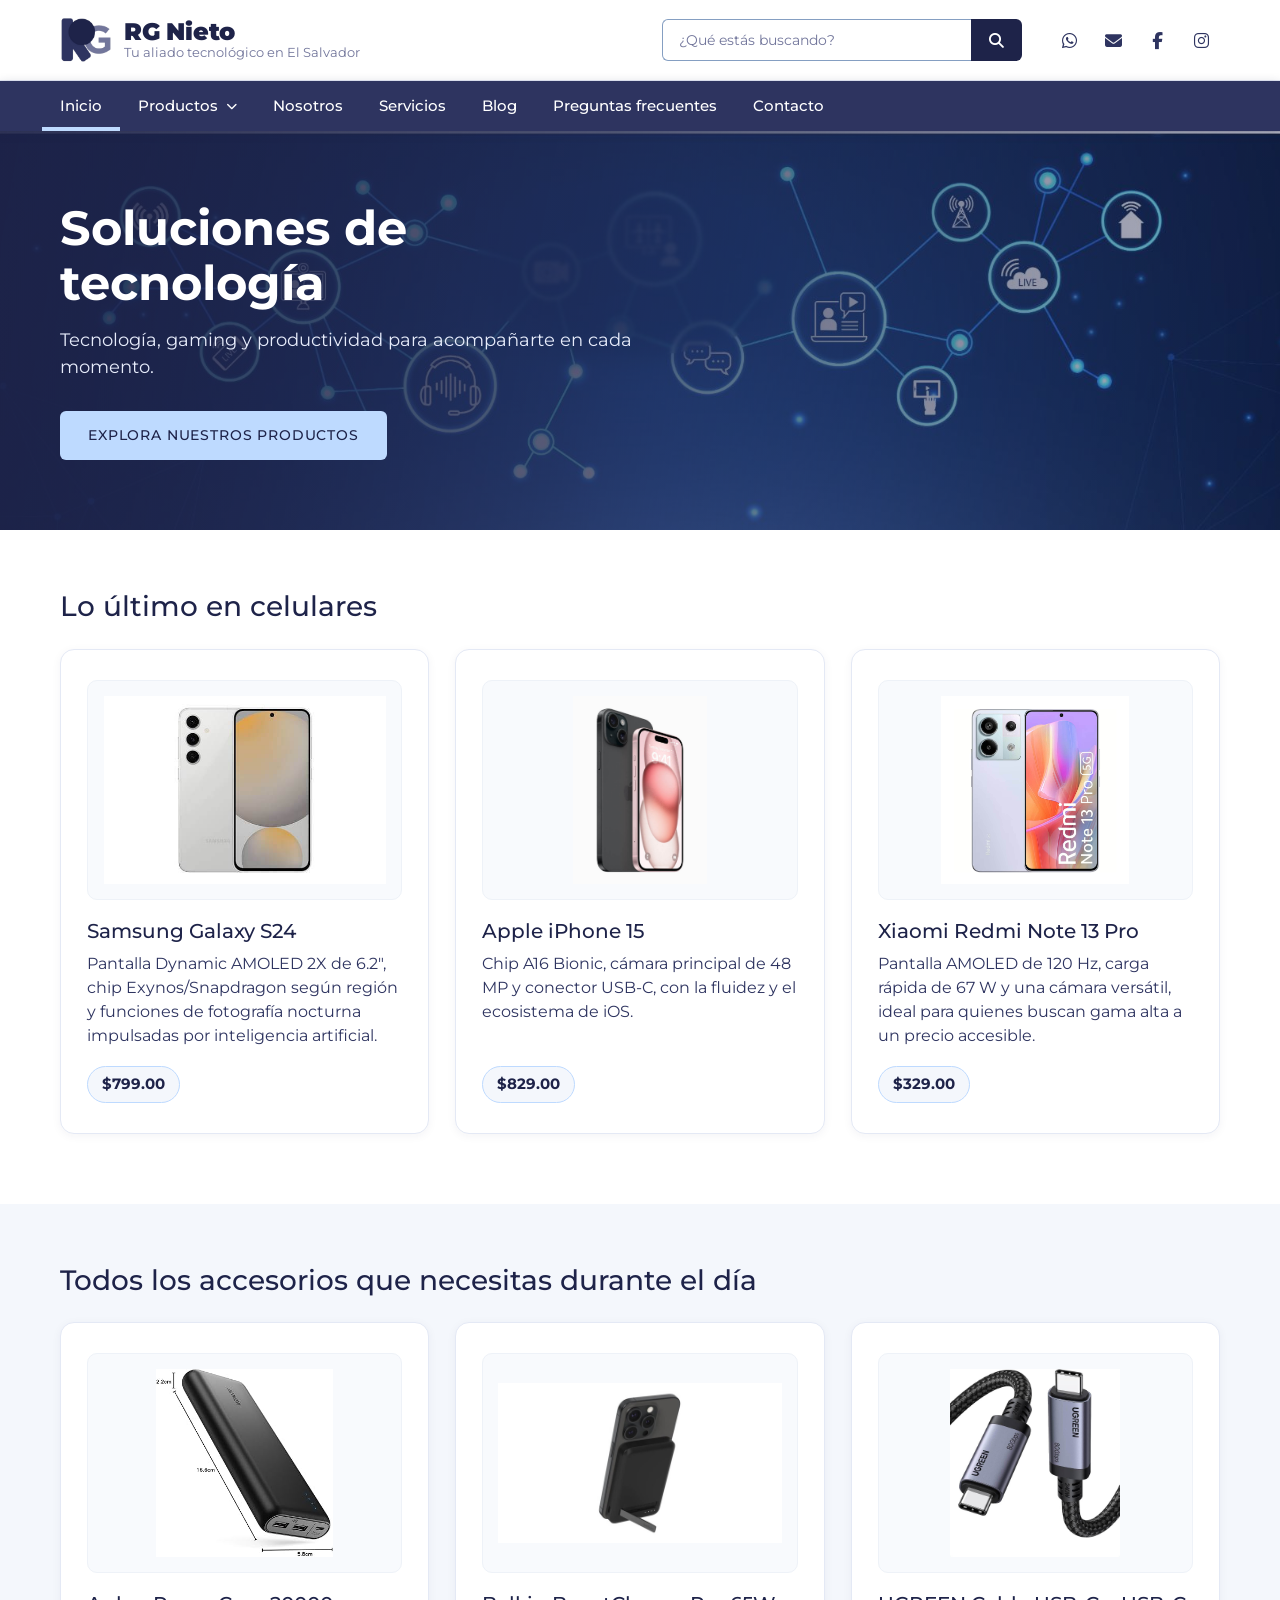
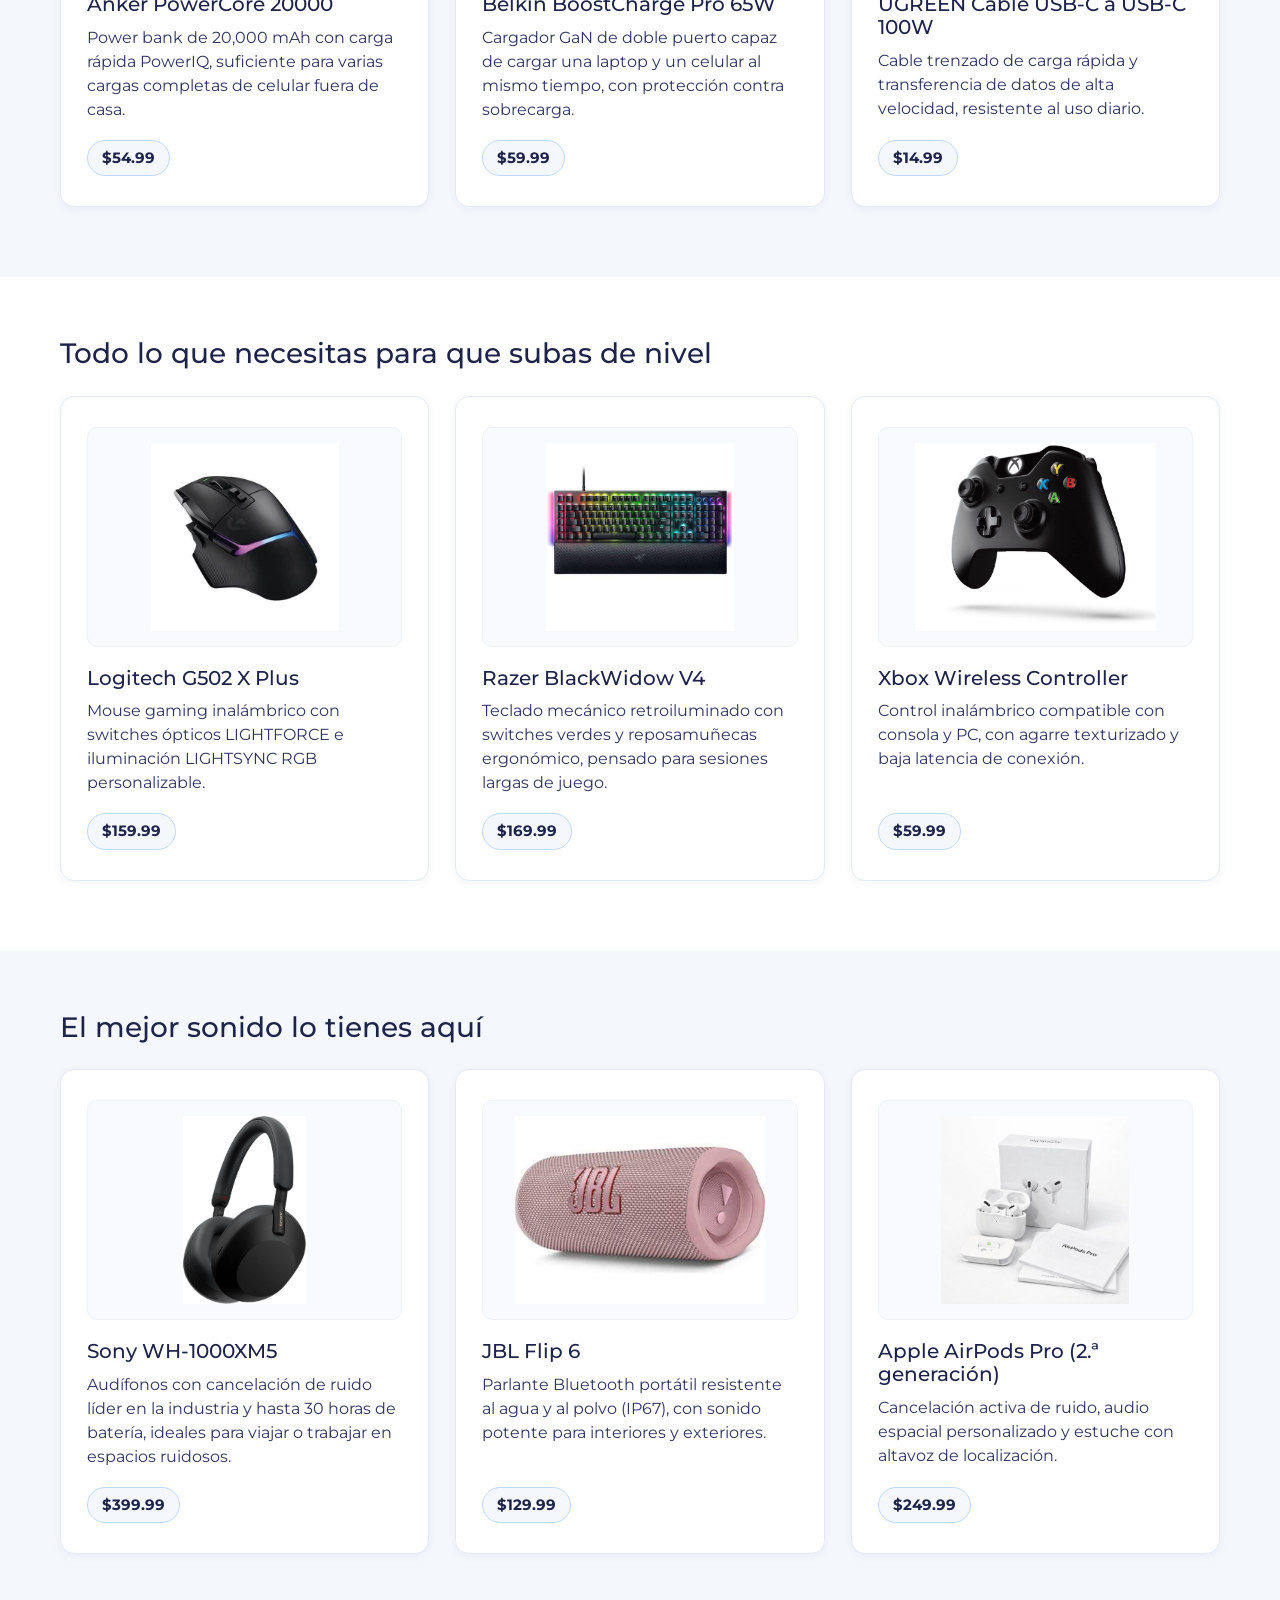
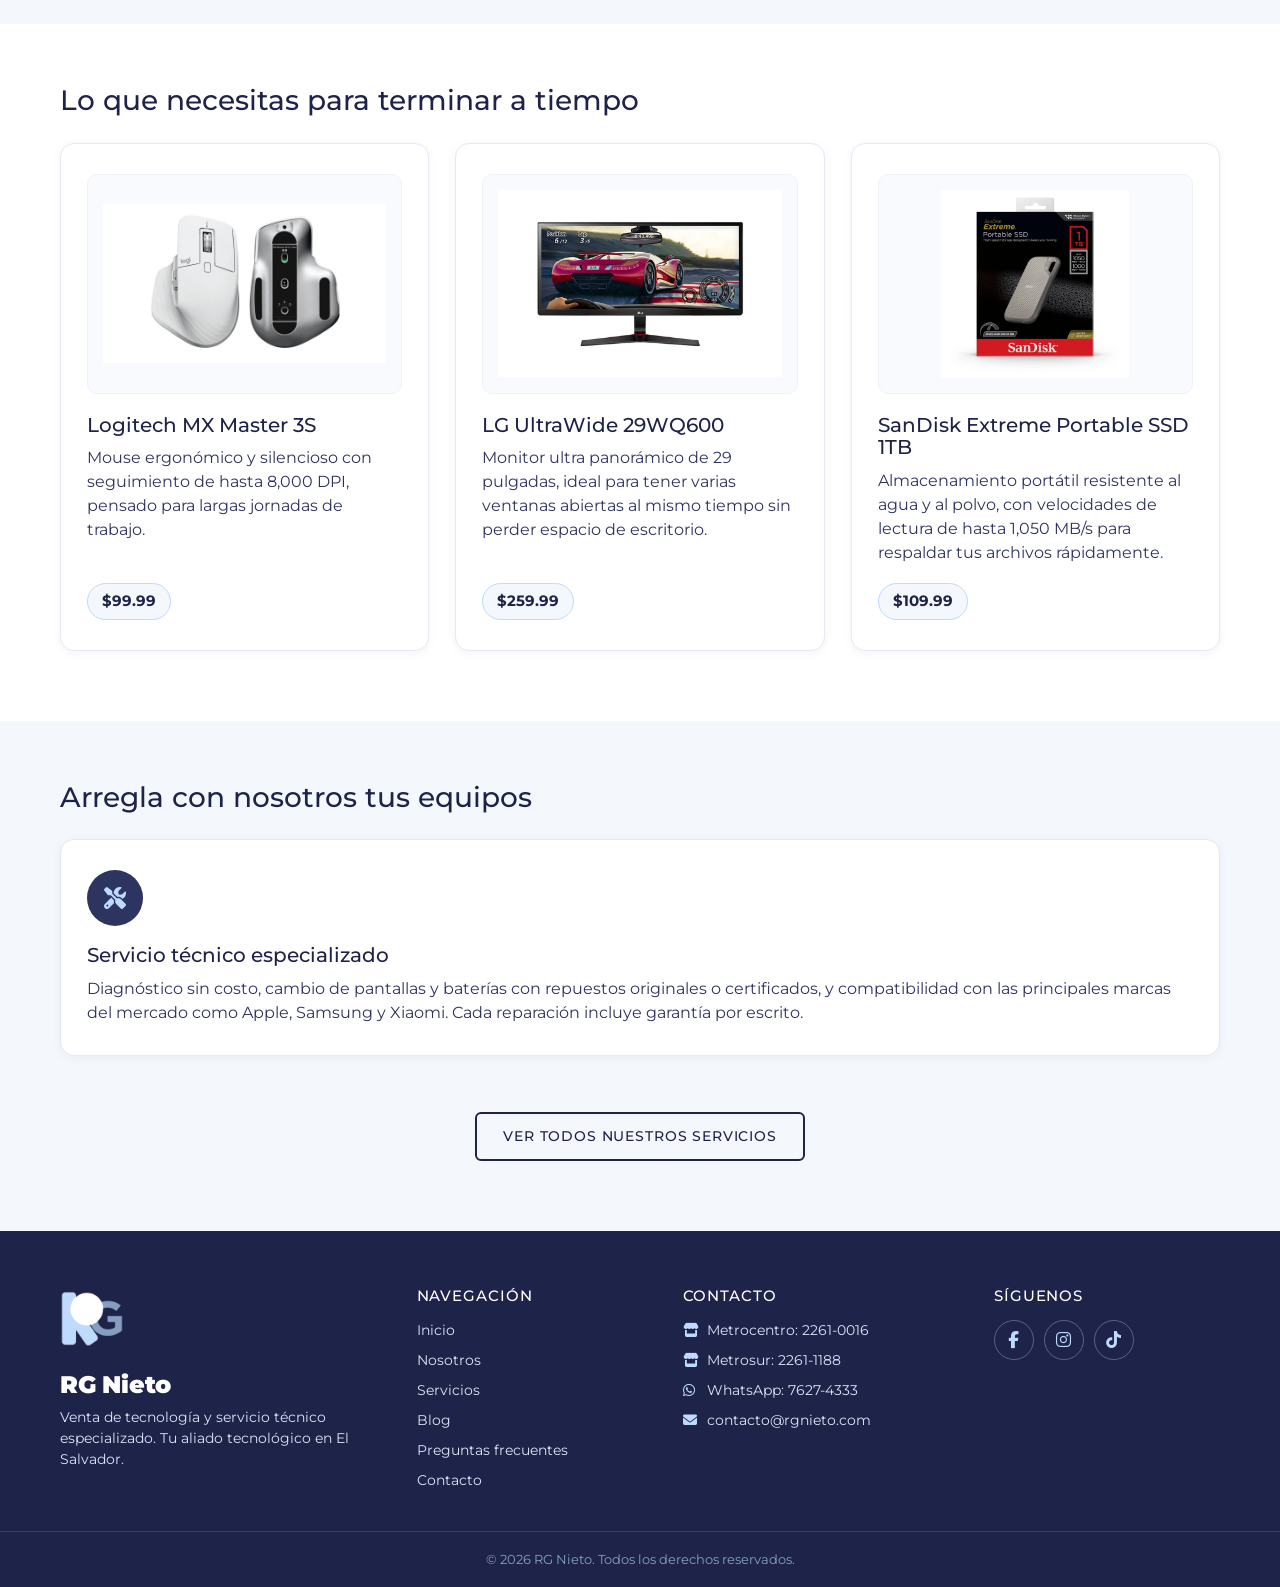
<file: index.html>
<!DOCTYPE html>
<html lang="es">

<head>

	<meta charset="utf-8">
	<meta name="viewport" content="width=device-width, initial-scale=1">

	<title>RG Nieto | Tu aliado tecnológico en El Salvador</title>
	<meta name="description" content="Celulares, accesorios, gaming, audio, productividad y servicio técnico especializado en El Salvador.">

	<link rel="icon" href="img/logo-isotipo.png" type="image/png">

	<!-- Tipografía: Montserrat como sustituto web de Gotham (Manual de Identidad Visual) -->
	<link rel="preconnect" href="https://fonts.googleapis.com">
	<link rel="preconnect" href="https://fonts.gstatic.com" crossorigin>
	<link href="https://fonts.googleapis.com/css2?family=Montserrat:wght@300;400;500;700;900&display=swap" rel="stylesheet">

	<link rel="stylesheet" href="https://cdnjs.cloudflare.com/ajax/libs/font-awesome/6.5.2/css/all.min.css">

	<link rel="stylesheet" href="css/tipografia.css">
	<link rel="stylesheet" href="css/estilos.css">
	<link rel="stylesheet" href="css/persona2.css">
	<link rel="stylesheet" href="css/paginas.css">
	<link rel="stylesheet" href="css/responsivo.css">

</head>

<body>

	<a class="saltar" href="#contenido">Saltar al contenido</a>

	<header class="encabezado">
		<div class="encabezado-interno">

			<a href="index.html" class="marca" aria-label="RG Nieto, ir al inicio">
				<img src="img/logo-isotipo.png" alt="" width="52" height="52">
				<span class="marca-texto">
					<span class="marca-nombre">RG Nieto</span>
					<span class="marca-lema">Tu aliado tecnológico en El Salvador</span>
				</span>
			</a>

			<form class="buscador" action="index.html" method="get" role="search">
				<label for="buscar" class="solo-lectores">Buscar productos</label>
				<input id="buscar" type="search" name="q" placeholder="¿Qué estás buscando?" autocomplete="off">
				<button type="submit" aria-label="Buscar"><i class="fa-solid fa-magnifying-glass"></i></button>
			</form>

			<div class="contacto-rapido" aria-label="Contacto rápido">
				<a href="https://wa.me/50376274333" title="WhatsApp" aria-label="WhatsApp" target="_blank" rel="noopener"><i class="fa-brands fa-whatsapp"></i></a>
				<a href="mailto:contacto@rgnieto.com" title="Correo electrónico" aria-label="Correo electrónico"><i class="fa-solid fa-envelope"></i></a>
				<a href="https://www.facebook.com/share/1EexZE797u/" title="Facebook" aria-label="Facebook" target="_blank" rel="noopener"><i class="fa-brands fa-facebook-f"></i></a>
				<a href="https://www.instagram.com/rgnieto_sv" title="Instagram" aria-label="Instagram" target="_blank" rel="noopener"><i class="fa-brands fa-instagram"></i></a>
			</div>

		</div>
	</header>

	<nav class="navegacion" aria-label="Navegación principal">

		<button class="menu-boton" type="button" aria-expanded="false" aria-controls="menu-principal">
			<i class="fa-solid fa-bars" aria-hidden="true"></i> Menú
		</button>

		<ul class="menu" id="menu-principal">
			<li><a href="index.html" aria-current="page">Inicio</a></li>
			<li class="submenu">
				<button class="submenu-boton" type="button" aria-expanded="false" aria-controls="submenu-productos">
					Productos <i class="fa-solid fa-chevron-down" aria-hidden="true"></i>
				</button>
				<ul class="submenu-lista" id="submenu-productos">
					<li><a href="index.html#celulares"><i class="fa-solid fa-mobile-screen-button" aria-hidden="true"></i> Celulares</a></li>
					<li><a href="index.html#accesorios"><i class="fa-solid fa-plug" aria-hidden="true"></i> Accesorios</a></li>
					<li><a href="index.html#gaming"><i class="fa-solid fa-gamepad" aria-hidden="true"></i> Gaming</a></li>
					<li><a href="index.html#audio"><i class="fa-solid fa-headphones" aria-hidden="true"></i> Audio</a></li>
					<li><a href="index.html#productividad"><i class="fa-solid fa-laptop" aria-hidden="true"></i> Productividad</a></li>
					<li><a href="index.html#reparaciones"><i class="fa-solid fa-screwdriver-wrench" aria-hidden="true"></i> Reparaciones</a></li>
				</ul>
			</li>
			<li><a href="nosotros.html">Nosotros</a></li>
			<li><a href="servicios.html">Servicios</a></li>
			<li><a href="blog.html">Blog</a></li>
			<li><a href="faq.html">Preguntas frecuentes</a></li>
			<li><a href="contacto.html">Contacto</a></li>
		</ul>

	</nav>

	<section class="banner">
		<div class="banner-texto">
			<h1>Soluciones de tecnología</h1>
			<p>Tecnología, gaming y productividad para acompañarte en cada momento.</p>
			<a href="#celulares" class="boton-banner">Explora nuestros productos</a>
		</div>
	</section>

	<div class="resultado-busqueda" id="resultado-busqueda" role="status" hidden>
		<p></p>
		<a href="index.html">Ver todo el catálogo</a>
	</div>

	<main id="contenido">
			<section id="celulares">

				<h2>Lo último en celulares</h2>

				<div class="tarjetas-grid">

					<article class="tarjeta tarjeta-producto">
						<div class="imagen-producto">
							<img src="img/SS24.jpg" alt="Samsung Galaxy S24" loading="lazy">
						</div>
						<h3>Samsung Galaxy S24</h3>
						<p>Pantalla Dynamic AMOLED 2X de 6.2", chip Exynos/Snapdragon según región y
							funciones de fotografía nocturna impulsadas por inteligencia artificial.</p>
						<span class="precio">$799.00</span>
					</article>

					<article class="tarjeta tarjeta-producto">
						<div class="imagen-producto">
							<img src="img/iphone15.jpg" alt="Apple iPhone 15" loading="lazy">
						</div>
						<h3>Apple iPhone 15</h3>
						<p>Chip A16 Bionic, cámara principal de 48 MP y conector USB-C, con la fluidez y el
							ecosistema de iOS.</p>
						<span class="precio">$829.00</span>
					</article>

					<article class="tarjeta tarjeta-producto">
						<div class="imagen-producto">
							<img src="img/redminote-13-prolila.jpg" alt="Xiaomi Redmi Note 13 Pro" loading="lazy">
						</div>
						<h3>Xiaomi Redmi Note 13 Pro</h3>
						<p>Pantalla AMOLED de 120 Hz, carga rápida de 67 W y una cámara versátil, ideal
							para quienes buscan gama alta a un precio accesible.</p>
						<span class="precio">$329.00</span>
					</article>

				</div>

			</section>
			<section id="accesorios">
				<h2>Todos los accesorios que necesitas durante el día</h2>
				<div class="tarjetas-grid">
					<article class="tarjeta tarjeta-producto">
						<div class="imagen-producto">
							<img src="img/ankerpower.jpg" alt="Anker PowerCore 20000" loading="lazy">
						</div>
						<h3>Anker PowerCore 20000</h3>
						<p>Power bank de 20,000 mAh con carga rápida PowerIQ, suficiente para varias
							cargas completas de celular fuera de casa.</p>
						<span class="precio">$54.99</span>
					</article>
					<article class="tarjeta tarjeta-producto">
						<div class="imagen-producto">
							<img src="img/belkinboost.jpg" alt="Belkin BoostCharge Pro 65W" loading="lazy">
						</div>
						<h3>Belkin BoostCharge Pro 65W</h3>
						<p>Cargador GaN de doble puerto capaz de cargar una laptop y un celular al mismo
							tiempo, con protección contra sobrecarga.</p>
						<span class="precio">$59.99</span>
					</article>
					<article class="tarjeta tarjeta-producto">
						<div class="imagen-producto">
							<img src="img/ugreen.jpg" alt="UGREEN Cable USB-C" loading="lazy">
						</div>
						<h3>UGREEN Cable USB-C a USB-C 100W</h3>
						<p>Cable trenzado de carga rápida y transferencia de datos de alta velocidad,
							resistente al uso diario.</p>
						<span class="precio">$14.99</span>
					</article>
				</div>
			</section>
			<section id="gaming">
				<h2>Todo lo que necesitas para que subas de nivel</h2>
				<div class="tarjetas-grid">
					<article class="tarjeta tarjeta-producto">
						<div class="imagen-producto">
							<img src="img/logitechG502.jpg" alt="Logitech G502 X Plus" loading="lazy">
						</div>
						<h3>Logitech G502 X Plus</h3>
						<p>Mouse gaming inalámbrico con switches ópticos LIGHTFORCE e iluminación
							LIGHTSYNC RGB personalizable.</p>
						<span class="precio">$159.99</span>
					</article>
					<article class="tarjeta tarjeta-producto">
						<div class="imagen-producto">
							<img src="img/Razer-BlackWidow-V4-600x600.jpg" alt="Razer BlackWidow V4" loading="lazy">
						</div>
						<h3>Razer BlackWidow V4</h3>
						<p>Teclado mecánico retroiluminado con switches verdes y reposamuñecas
							ergonómico, pensado para sesiones largas de juego.</p>
						<span class="precio">$169.99</span>
					</article>
					<article class="tarjeta tarjeta-producto">
						<div class="imagen-producto">
							<img src="img/xboxwireless.jpg" alt="Xbox Wireless Controller" loading="lazy">
						</div>
						<h3>Xbox Wireless Controller</h3>
						<p>Control inalámbrico compatible con consola y PC, con agarre texturizado y
							baja latencia de conexión.</p>
						<span class="precio">$59.99</span>
					</article>
				</div>
			</section>
			<section id="audio">
				<h2>El mejor sonido lo tienes aquí</h2>
				<div class="tarjetas-grid">
					<article class="tarjeta tarjeta-producto">
						<div class="imagen-producto">
							<img src="img/sonywh.jpg" alt="Sony WH-1000XM5" loading="lazy">
						</div>
						<h3>Sony WH-1000XM5</h3>
						<p>Audífonos con cancelación de ruido líder en la industria y hasta 30 horas de
							batería, ideales para viajar o trabajar en espacios ruidosos.</p>
						<span class="precio">$399.99</span>
					</article>
					<article class="tarjeta tarjeta-producto">
						<div class="imagen-producto">
							<img src="img/JBLflip.jpg" alt="JBL Flip 6" loading="lazy">
						</div>
						<h3>JBL Flip 6</h3>
						<p>Parlante Bluetooth portátil resistente al agua y al polvo (IP67), con sonido
							potente para interiores y exteriores.</p>
						<span class="precio">$129.99</span>
					</article>
					<article class="tarjeta tarjeta-producto">
						<div class="imagen-producto">
							<img src="img/appleairpods.png" alt="Apple AirPods Pro 2" loading="lazy">
						</div>
						<h3>Apple AirPods Pro (2.ª generación)</h3>
						<p>Cancelación activa de ruido, audio espacial personalizado y estuche con
							altavoz de localización.</p>
						<span class="precio">$249.99</span>
					</article>
				</div>
			</section>
			<section id="productividad">
				<h2>Lo que necesitas para terminar a tiempo</h2>
				<div class="tarjetas-grid">
					<article class="tarjeta tarjeta-producto">
						<div class="imagen-producto">
							<img src="img/logitechmx.jpg" alt="Logitech MX Master 3S" loading="lazy">
						</div>
						<h3>Logitech MX Master 3S</h3>
						<p>Mouse ergonómico y silencioso con seguimiento de hasta 8,000 DPI, pensado
							para largas jornadas de trabajo.</p>
						<span class="precio">$99.99</span>
					</article>
					<article class="tarjeta tarjeta-producto">
						<div class="imagen-producto">
							<img src="img/lgultrawide.jpg" alt="LG UltraWide 29WQ600" loading="lazy">
						</div>
						<h3>LG UltraWide 29WQ600</h3>
						<p>Monitor ultra panorámico de 29 pulgadas, ideal para tener varias ventanas
							abiertas al mismo tiempo sin perder espacio de escritorio.</p>
						<span class="precio">$259.99</span>
					</article>
					<article class="tarjeta tarjeta-producto">
						<div class="imagen-producto">
							<img src="img/sandisk.png" alt="SanDisk Extreme Portable SSD" loading="lazy">
						</div>
						<h3>SanDisk Extreme Portable SSD 1TB</h3>
						<p>Almacenamiento portátil resistente al agua y al polvo, con velocidades de
							lectura de hasta 1,050 MB/s para respaldar tus archivos rápidamente.</p>
						<span class="precio">$109.99</span>
					</article>
				</div>
			</section>
			<section id="reparaciones">
				<h2>Arregla con nosotros tus equipos</h2>
				<div class="tarjetas-grid">
					<article class="tarjeta tarjeta-producto">
						<div class="icono"><i class="fa-solid fa-screwdriver-wrench"></i></div>
						<h3>Servicio técnico especializado</h3>
						<p>Diagnóstico sin costo, cambio de pantallas y baterías con repuestos originales
							o certificados, y compatibilidad con las principales marcas del mercado como
							Apple, Samsung y Xiaomi. Cada reparación incluye garantía por escrito.</p>
					</article>
				</div>
				<p class="accion-centrada">
					<a href="servicios.html" class="boton-secundario">Ver todos nuestros servicios</a>
				</p>
			</section>

		</main>

	<footer class="pie">

		<div class="pie-interno">

			<div class="pie-marca">
				<img src="img/logo-negativo.png" alt="" width="64" height="64">
				<span class="marca-nombre">RG Nieto</span>
				<p>Venta de tecnología y servicio técnico especializado. Tu aliado tecnológico en El Salvador.</p>
			</div>

			<div>
				<h2>Navegación</h2>
				<ul>
					<li><a href="index.html">Inicio</a></li>
					<li><a href="nosotros.html">Nosotros</a></li>
					<li><a href="servicios.html">Servicios</a></li>
					<li><a href="blog.html">Blog</a></li>
					<li><a href="faq.html">Preguntas frecuentes</a></li>
					<li><a href="contacto.html">Contacto</a></li>
				</ul>
			</div>

			<div>
				<h2>Contacto</h2>
				<ul>
					<li><i class="fa-solid fa-store" aria-hidden="true"></i>Metrocentro: <a href="tel:+50322610016">2261-0016</a></li>
					<li><i class="fa-solid fa-store" aria-hidden="true"></i>Metrosur: <a href="tel:+50322611188">2261-1188</a></li>
					<li><i class="fa-brands fa-whatsapp" aria-hidden="true"></i>WhatsApp: <a href="https://wa.me/50376274333" target="_blank" rel="noopener">7627-4333</a></li>
					<li><i class="fa-solid fa-envelope" aria-hidden="true"></i><a href="mailto:contacto@rgnieto.com">contacto@rgnieto.com</a></li>
				</ul>
			</div>

			<div>
				<h2>Síguenos</h2>
				<div class="redes-sociales">
					<a href="https://www.facebook.com/share/1EexZE797u/" aria-label="Facebook" target="_blank" rel="noopener"><i class="fa-brands fa-facebook-f"></i></a>
					<a href="https://www.instagram.com/rgnieto_sv" aria-label="Instagram" target="_blank" rel="noopener"><i class="fa-brands fa-instagram"></i></a>
					<a href="https://www.tiktok.com/@rg.nieto.sa.de.cv" aria-label="TikTok" target="_blank" rel="noopener"><i class="fa-brands fa-tiktok"></i></a>
				</div>
			</div>

		</div>

		<div class="pie-legal">
			<p>© 2026 RG Nieto. Todos los derechos reservados.</p>
		</div>

	</footer>

	<script src="js/navegacion.js"></script>

</body>

</html>
</file>
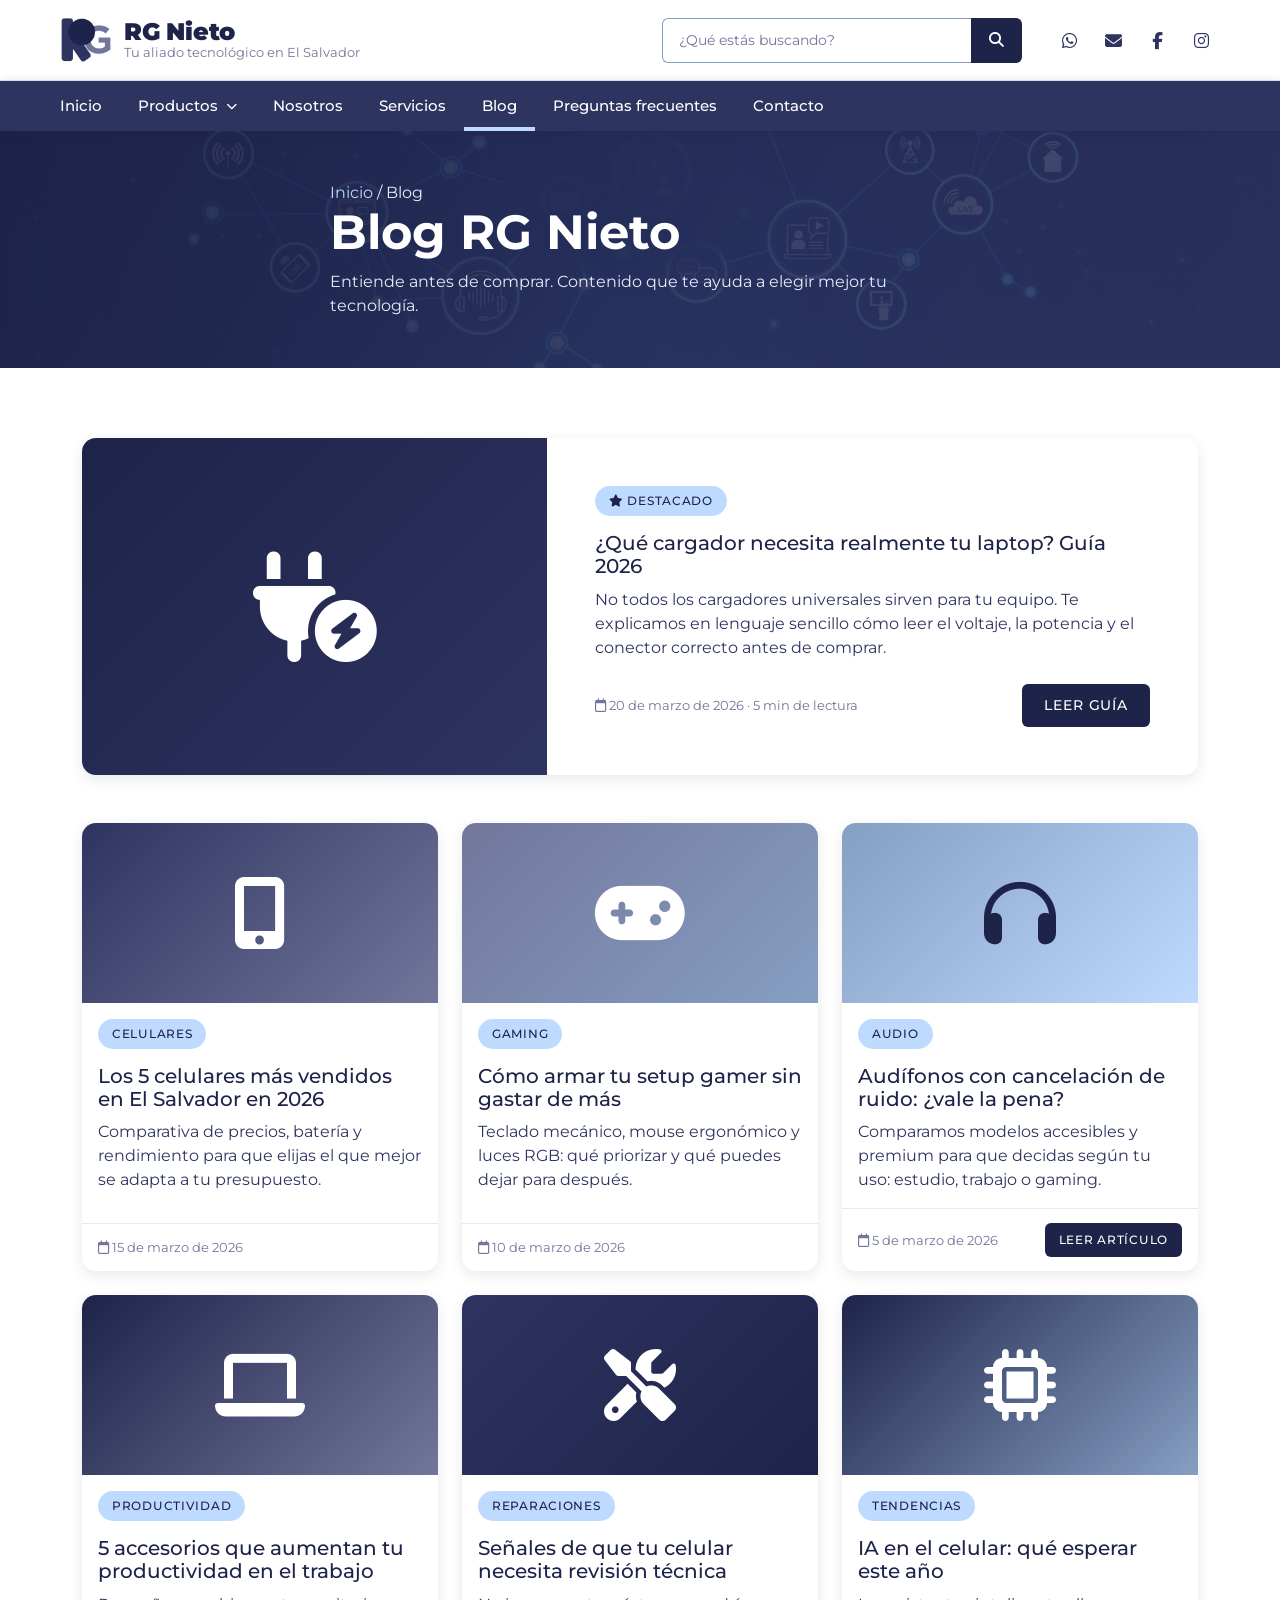
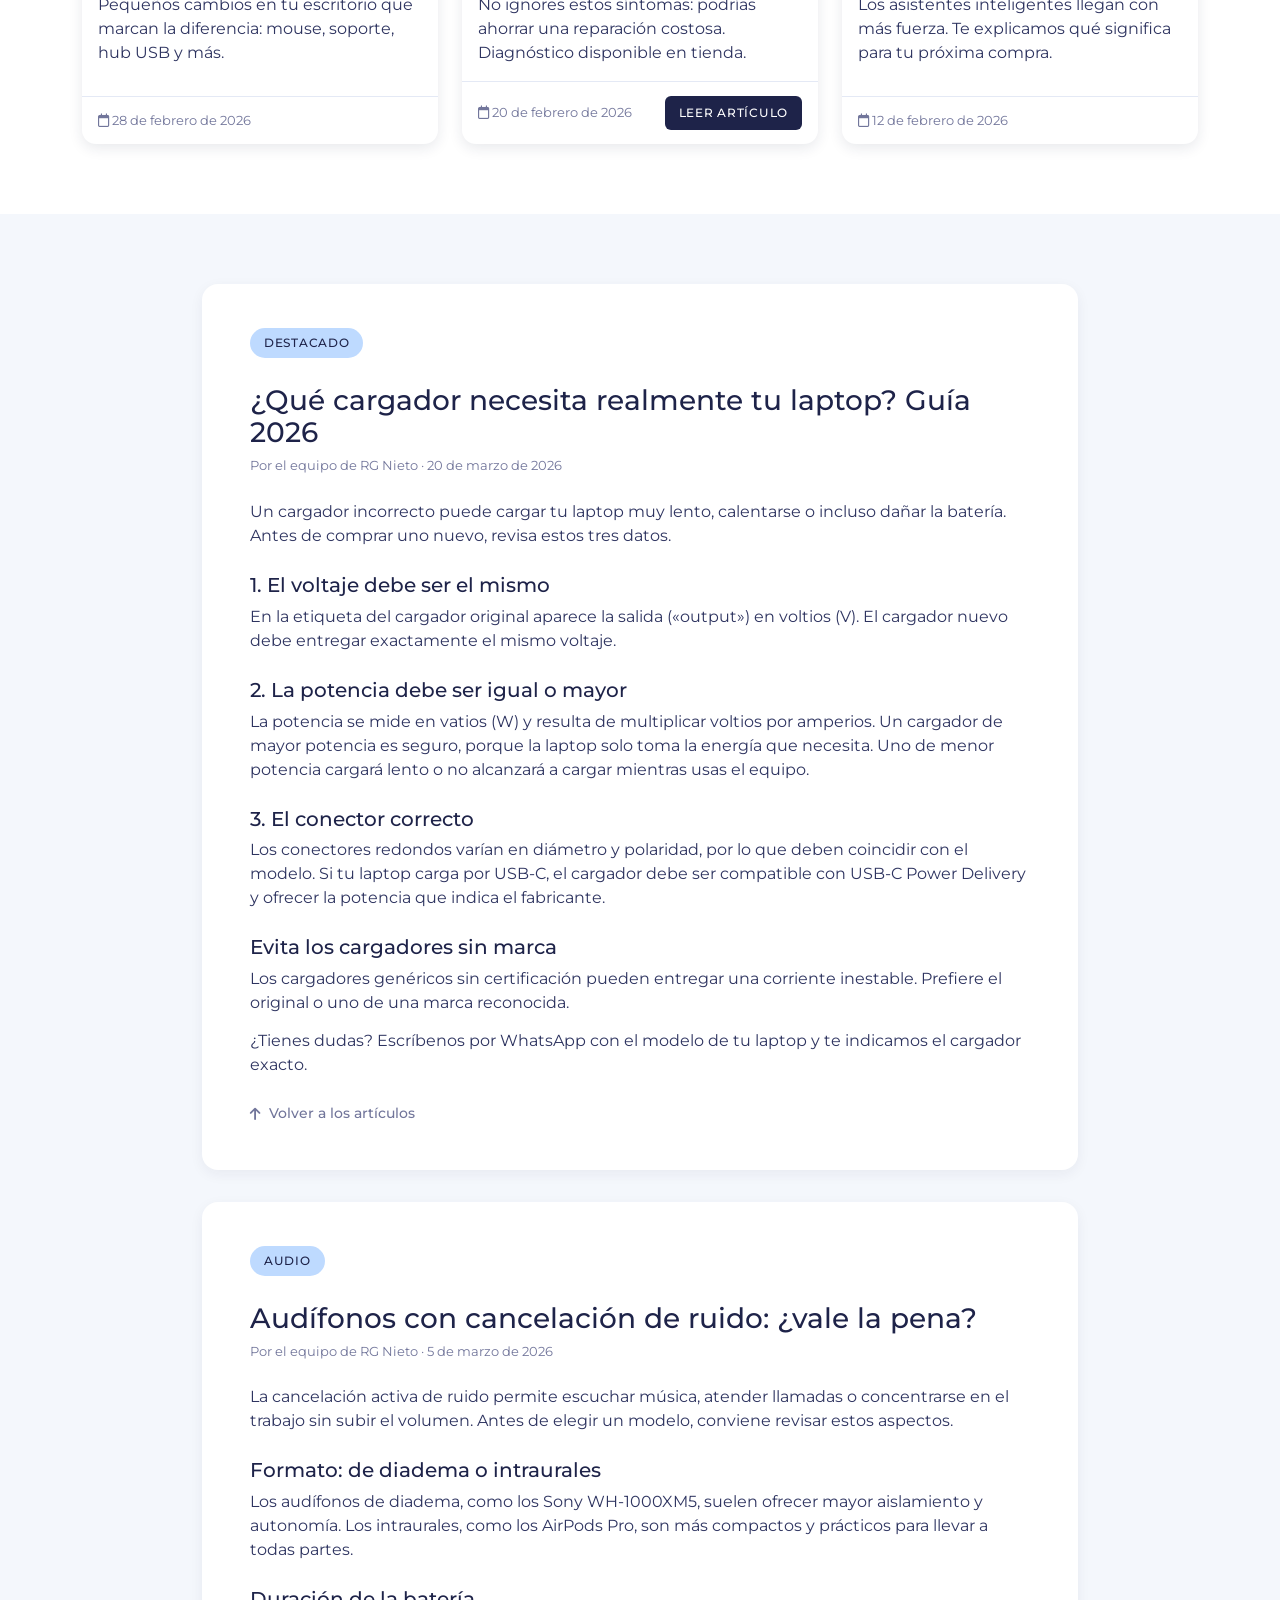
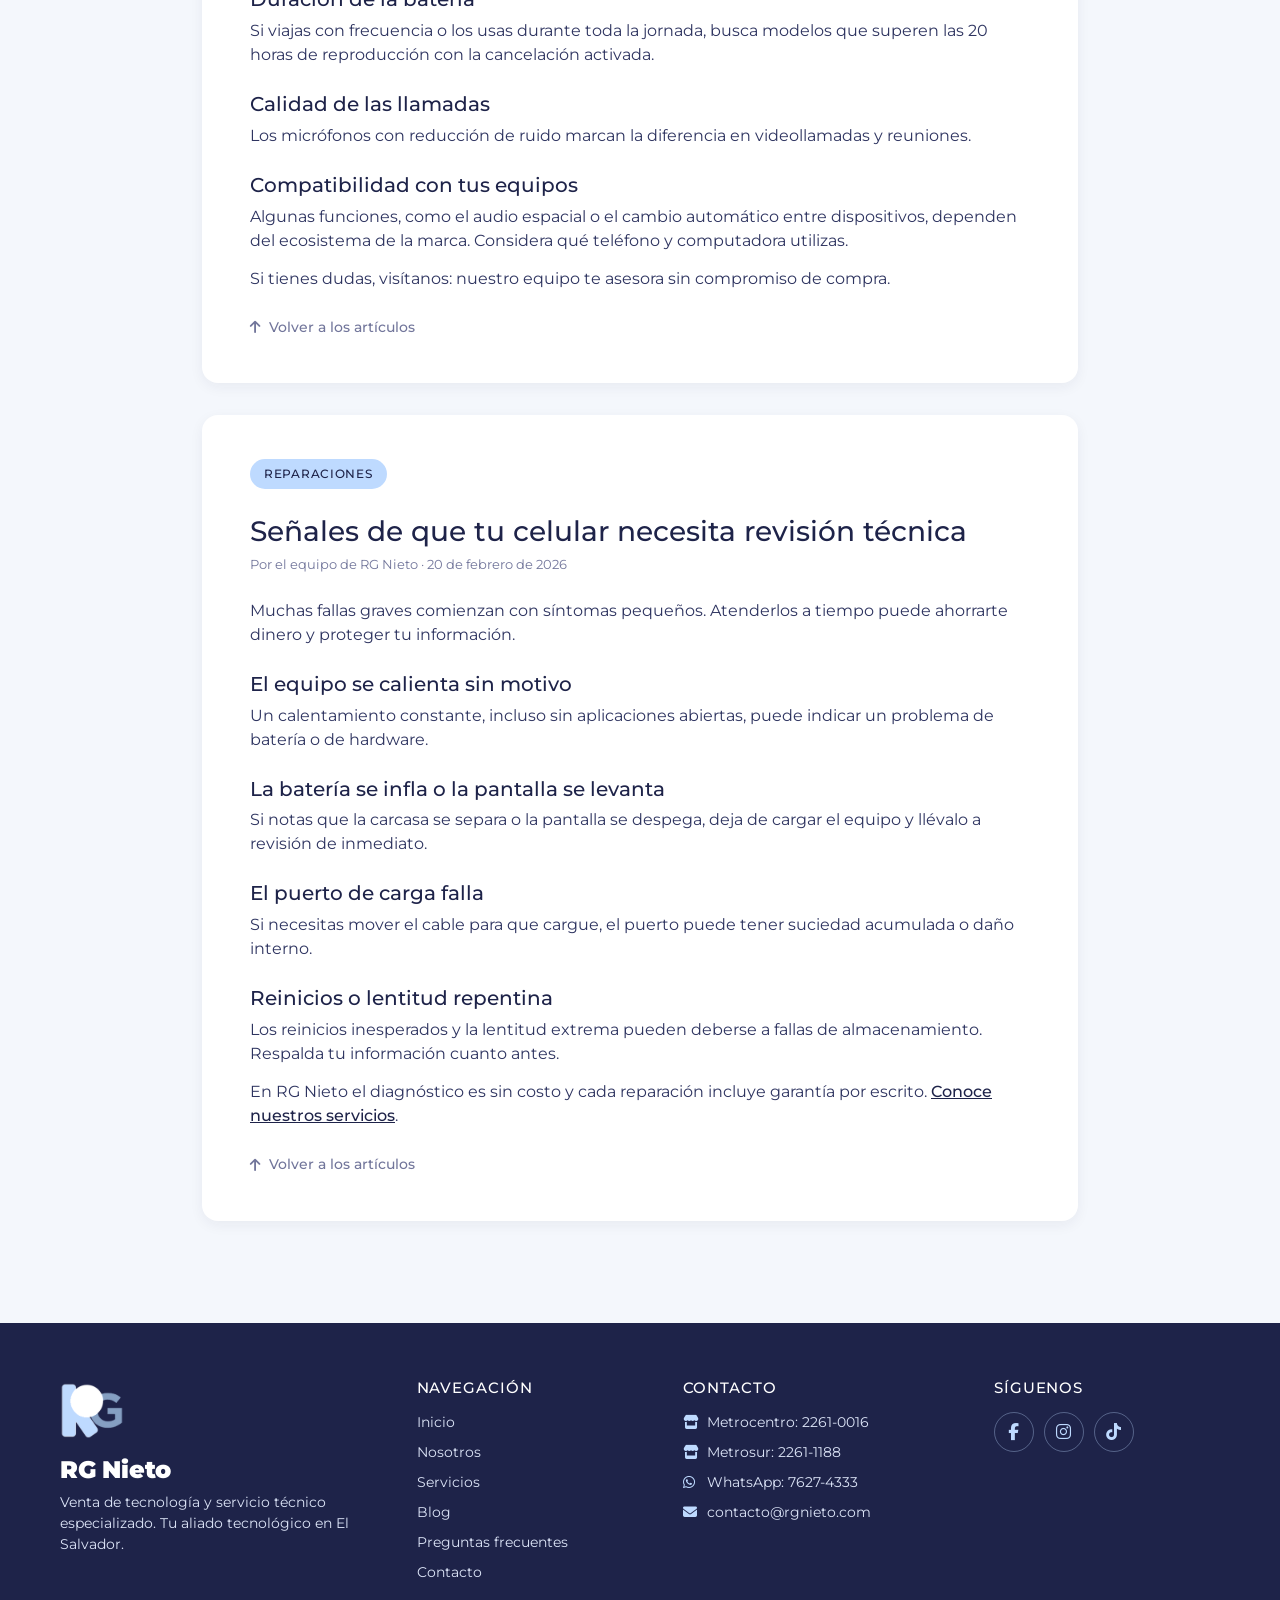
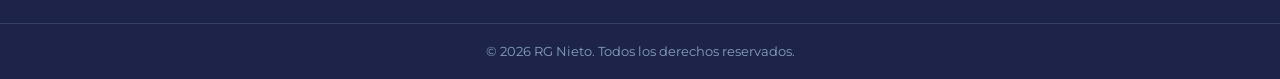
<file: blog.html>
<!DOCTYPE html>
<html lang="es">

<head>

	<meta charset="utf-8">
	<meta name="viewport" content="width=device-width, initial-scale=1">

	<title>Blog | RG Nieto El Salvador</title>
	<meta name="description" content="Consejos, guías de compra y recomendaciones de servicio técnico del equipo de RG Nieto.">

	<link rel="icon" href="img/logo-isotipo.png" type="image/png">

	<!-- Tipografía: Montserrat como sustituto web de Gotham (Manual de Identidad Visual) -->
	<link rel="preconnect" href="https://fonts.googleapis.com">
	<link rel="preconnect" href="https://fonts.gstatic.com" crossorigin>
	<link href="https://fonts.googleapis.com/css2?family=Montserrat:wght@300;400;500;700;900&display=swap" rel="stylesheet">

	<link rel="stylesheet" href="https://cdnjs.cloudflare.com/ajax/libs/font-awesome/6.5.2/css/all.min.css">

	<!-- Bootstrap 5 (componentes de Preguntas frecuentes, Blog y Contacto) -->
	<link rel="stylesheet" href="https://cdn.jsdelivr.net/npm/bootstrap@5.3.3/dist/css/bootstrap.min.css">

	<link rel="stylesheet" href="css/tipografia.css">
	<link rel="stylesheet" href="css/estilos.css">
	<link rel="stylesheet" href="css/persona2.css">
	<link rel="stylesheet" href="css/paginas.css">
	<link rel="stylesheet" href="css/estilos-persona3.css">
	<link rel="stylesheet" href="css/responsivo.css">

</head>

<body>

	<a class="saltar" href="#contenido">Saltar al contenido</a>

	<header class="encabezado">
		<div class="encabezado-interno">

			<a href="index.html" class="marca" aria-label="RG Nieto, ir al inicio">
				<img src="img/logo-isotipo.png" alt="" width="52" height="52">
				<span class="marca-texto">
					<span class="marca-nombre">RG Nieto</span>
					<span class="marca-lema">Tu aliado tecnológico en El Salvador</span>
				</span>
			</a>

			<form class="buscador" action="index.html" method="get" role="search">
				<label for="buscar" class="solo-lectores">Buscar productos</label>
				<input id="buscar" type="search" name="q" placeholder="¿Qué estás buscando?" autocomplete="off">
				<button type="submit" aria-label="Buscar"><i class="fa-solid fa-magnifying-glass"></i></button>
			</form>

			<div class="contacto-rapido" aria-label="Contacto rápido">
				<a href="https://wa.me/50376274333" title="WhatsApp" aria-label="WhatsApp" target="_blank" rel="noopener"><i class="fa-brands fa-whatsapp"></i></a>
				<a href="mailto:contacto@rgnieto.com" title="Correo electrónico" aria-label="Correo electrónico"><i class="fa-solid fa-envelope"></i></a>
				<a href="https://www.facebook.com/share/1EexZE797u/" title="Facebook" aria-label="Facebook" target="_blank" rel="noopener"><i class="fa-brands fa-facebook-f"></i></a>
				<a href="https://www.instagram.com/rgnieto_sv" title="Instagram" aria-label="Instagram" target="_blank" rel="noopener"><i class="fa-brands fa-instagram"></i></a>
			</div>

		</div>
	</header>

	<nav class="navegacion" aria-label="Navegación principal">

		<button class="menu-boton" type="button" aria-expanded="false" aria-controls="menu-principal">
			<i class="fa-solid fa-bars" aria-hidden="true"></i> Menú
		</button>

		<ul class="menu" id="menu-principal">
			<li><a href="index.html">Inicio</a></li>
			<li class="submenu">
				<button class="submenu-boton" type="button" aria-expanded="false" aria-controls="submenu-productos">
					Productos <i class="fa-solid fa-chevron-down" aria-hidden="true"></i>
				</button>
				<ul class="submenu-lista" id="submenu-productos">
					<li><a href="index.html#celulares"><i class="fa-solid fa-mobile-screen-button" aria-hidden="true"></i> Celulares</a></li>
					<li><a href="index.html#accesorios"><i class="fa-solid fa-plug" aria-hidden="true"></i> Accesorios</a></li>
					<li><a href="index.html#gaming"><i class="fa-solid fa-gamepad" aria-hidden="true"></i> Gaming</a></li>
					<li><a href="index.html#audio"><i class="fa-solid fa-headphones" aria-hidden="true"></i> Audio</a></li>
					<li><a href="index.html#productividad"><i class="fa-solid fa-laptop" aria-hidden="true"></i> Productividad</a></li>
					<li><a href="index.html#reparaciones"><i class="fa-solid fa-screwdriver-wrench" aria-hidden="true"></i> Reparaciones</a></li>
				</ul>
			</li>
			<li><a href="nosotros.html">Nosotros</a></li>
			<li><a href="servicios.html">Servicios</a></li>
			<li><a href="blog.html" aria-current="page">Blog</a></li>
			<li><a href="faq.html">Preguntas frecuentes</a></li>
			<li><a href="contacto.html">Contacto</a></li>
		</ul>

	</nav>

	<section class="banner-secundario">
		<div class="contenedor">
			<p class="migas"><a href="index.html">Inicio</a> / Blog</p>
			<h1>Blog RG Nieto</h1>
			<p>Entiende antes de comprar. Contenido que te ayuda a elegir mejor tu tecnología.</p>
		</div>
	</section>

	<main id="contenido">

		<section class="seccion">
			<div class="container">

				<!-- Artículo destacado -->
				<article class="card card-rg mb-5 overflow-hidden">
					<div class="row g-0">
						<div class="col-md-5 card-rg-icono icono-cargadores">
							<i class="fa-solid fa-plug-circle-bolt" aria-hidden="true"></i>
						</div>
						<div class="col-md-7">
							<div class="card-body p-4 p-lg-5">
								<span class="etiqueta"><i class="fa-solid fa-star" aria-hidden="true"></i> Destacado</span>
								<h2 class="card-title">¿Qué cargador necesita realmente tu laptop? Guía 2026</h2>
								<p class="card-text">No todos los cargadores universales sirven para tu equipo. Te explicamos en lenguaje
									sencillo cómo leer el voltaje, la potencia y el conector correcto antes de comprar.</p>
								<div class="d-flex flex-wrap gap-3 justify-content-between align-items-center mt-4">
									<span class="blog-meta"><i class="fa-regular fa-calendar" aria-hidden="true"></i> <time datetime="2026-03-20">20 de marzo de 2026</time> · 5 min de lectura</span>
									<a href="#cargador" class="btn btn-rg">Leer guía</a>
								</div>
							</div>
						</div>
					</div>
				</article>

				<!-- Artículos -->
				<div class="row g-4">
					<div class="col-md-6 col-lg-4">
						<article class="card h-100 card-rg">
							<div class="card-rg-icono icono-celulares"><i class="fa-solid fa-mobile-screen-button" aria-hidden="true"></i></div>
							<div class="card-body">
								<span class="etiqueta">Celulares</span>
								<h2 class="card-title">Los 5 celulares más vendidos en El Salvador en 2026</h2>
								<p class="card-text">Comparativa de precios, batería y rendimiento para que elijas el que mejor se adapta a tu presupuesto.</p>
							</div>
							<div class="card-footer d-flex justify-content-between align-items-center">
								<span class="blog-meta"><i class="fa-regular fa-calendar" aria-hidden="true"></i> <time datetime="2026-03-15">15 de marzo de 2026</time></span>
								
							</div>
						</article>
					</div>
					<div class="col-md-6 col-lg-4">
						<article class="card h-100 card-rg">
							<div class="card-rg-icono icono-gaming"><i class="fa-solid fa-gamepad" aria-hidden="true"></i></div>
							<div class="card-body">
								<span class="etiqueta">Gaming</span>
								<h2 class="card-title">Cómo armar tu setup gamer sin gastar de más</h2>
								<p class="card-text">Teclado mecánico, mouse ergonómico y luces RGB: qué priorizar y qué puedes dejar para después.</p>
							</div>
							<div class="card-footer d-flex justify-content-between align-items-center">
								<span class="blog-meta"><i class="fa-regular fa-calendar" aria-hidden="true"></i> <time datetime="2026-03-10">10 de marzo de 2026</time></span>
								
							</div>
						</article>
					</div>
					<div class="col-md-6 col-lg-4">
						<article class="card h-100 card-rg">
							<div class="card-rg-icono icono-audio"><i class="fa-solid fa-headphones" aria-hidden="true"></i></div>
							<div class="card-body">
								<span class="etiqueta">Audio</span>
								<h2 class="card-title">Audífonos con cancelación de ruido: ¿vale la pena?</h2>
								<p class="card-text">Comparamos modelos accesibles y premium para que decidas según tu uso: estudio, trabajo o gaming.</p>
							</div>
							<div class="card-footer d-flex justify-content-between align-items-center">
								<span class="blog-meta"><i class="fa-regular fa-calendar" aria-hidden="true"></i> <time datetime="2026-03-05">5 de marzo de 2026</time></span>
								<a href="#audifonos" class="btn btn-sm btn-rg">Leer artículo</a>
							</div>
						</article>
					</div>
					<div class="col-md-6 col-lg-4">
						<article class="card h-100 card-rg">
							<div class="card-rg-icono icono-productividad"><i class="fa-solid fa-laptop" aria-hidden="true"></i></div>
							<div class="card-body">
								<span class="etiqueta">Productividad</span>
								<h2 class="card-title">5 accesorios que aumentan tu productividad en el trabajo</h2>
								<p class="card-text">Pequeños cambios en tu escritorio que marcan la diferencia: mouse, soporte, hub USB y más.</p>
							</div>
							<div class="card-footer d-flex justify-content-between align-items-center">
								<span class="blog-meta"><i class="fa-regular fa-calendar" aria-hidden="true"></i> <time datetime="2026-02-28">28 de febrero de 2026</time></span>
								
							</div>
						</article>
					</div>
					<div class="col-md-6 col-lg-4">
						<article class="card h-100 card-rg">
							<div class="card-rg-icono icono-reparaciones"><i class="fa-solid fa-screwdriver-wrench" aria-hidden="true"></i></div>
							<div class="card-body">
								<span class="etiqueta">Reparaciones</span>
								<h2 class="card-title">Señales de que tu celular necesita revisión técnica</h2>
								<p class="card-text">No ignores estos síntomas: podrías ahorrar una reparación costosa. Diagnóstico disponible en tienda.</p>
							</div>
							<div class="card-footer d-flex justify-content-between align-items-center">
								<span class="blog-meta"><i class="fa-regular fa-calendar" aria-hidden="true"></i> <time datetime="2026-02-20">20 de febrero de 2026</time></span>
								<a href="#senales" class="btn btn-sm btn-rg">Leer artículo</a>
							</div>
						</article>
					</div>
					<div class="col-md-6 col-lg-4">
						<article class="card h-100 card-rg">
							<div class="card-rg-icono icono-tendencias"><i class="fa-solid fa-microchip" aria-hidden="true"></i></div>
							<div class="card-body">
								<span class="etiqueta">Tendencias</span>
								<h2 class="card-title">IA en el celular: qué esperar este año</h2>
								<p class="card-text">Los asistentes inteligentes llegan con más fuerza. Te explicamos qué significa para tu próxima compra.</p>
							</div>
							<div class="card-footer d-flex justify-content-between align-items-center">
								<span class="blog-meta"><i class="fa-regular fa-calendar" aria-hidden="true"></i> <time datetime="2026-02-12">12 de febrero de 2026</time></span>
								
							</div>
						</article>
					</div>
				</div>

			</div>
		</section>

		<section class="seccion fondo-claro">
			<div class="container contenedor-angosto">

				<article class="articulo" id="cargador">
					<span class="etiqueta">Destacado</span>
					<h2>¿Qué cargador necesita realmente tu laptop? Guía 2026</h2>
					<p class="blog-meta">Por el equipo de RG Nieto · <time datetime="2026-03-20">20 de marzo de 2026</time></p>

					<p>Un cargador incorrecto puede cargar tu laptop muy lento, calentarse o incluso dañar la batería. Antes de
						comprar uno nuevo, revisa estos tres datos.</p>

					<h3>1. El voltaje debe ser el mismo</h3>
					<p>En la etiqueta del cargador original aparece la salida («output») en voltios (V). El cargador nuevo debe
						entregar exactamente el mismo voltaje.</p>

					<h3>2. La potencia debe ser igual o mayor</h3>
					<p>La potencia se mide en vatios (W) y resulta de multiplicar voltios por amperios. Un cargador de mayor
						potencia es seguro, porque la laptop solo toma la energía que necesita. Uno de menor potencia cargará
						lento o no alcanzará a cargar mientras usas el equipo.</p>

					<h3>3. El conector correcto</h3>
					<p>Los conectores redondos varían en diámetro y polaridad, por lo que deben coincidir con el modelo. Si tu
						laptop carga por USB-C, el cargador debe ser compatible con USB-C Power Delivery y ofrecer la potencia
						que indica el fabricante.</p>

					<h3>Evita los cargadores sin marca</h3>
					<p>Los cargadores genéricos sin certificación pueden entregar una corriente inestable. Prefiere el original
						o uno de una marca reconocida.</p>

					<p>¿Tienes dudas? Escríbenos por WhatsApp con el modelo de tu laptop y te indicamos el cargador exacto.</p>

					<a href="#contenido" class="enlace-volver"><i class="fa-solid fa-arrow-up" aria-hidden="true"></i> Volver a los artículos</a>
				</article>

				<article class="articulo" id="audifonos">
					<span class="etiqueta">Audio</span>
					<h2>Audífonos con cancelación de ruido: ¿vale la pena?</h2>
					<p class="blog-meta">Por el equipo de RG Nieto · <time datetime="2026-03-05">5 de marzo de 2026</time></p>

					<p>La cancelación activa de ruido permite escuchar música, atender llamadas o concentrarse en el trabajo sin
						subir el volumen. Antes de elegir un modelo, conviene revisar estos aspectos.</p>

					<h3>Formato: de diadema o intraurales</h3>
					<p>Los audífonos de diadema, como los Sony WH-1000XM5, suelen ofrecer mayor aislamiento y autonomía. Los
						intraurales, como los AirPods Pro, son más compactos y prácticos para llevar a todas partes.</p>

					<h3>Duración de la batería</h3>
					<p>Si viajas con frecuencia o los usas durante toda la jornada, busca modelos que superen las 20 horas de
						reproducción con la cancelación activada.</p>

					<h3>Calidad de las llamadas</h3>
					<p>Los micrófonos con reducción de ruido marcan la diferencia en videollamadas y reuniones.</p>

					<h3>Compatibilidad con tus equipos</h3>
					<p>Algunas funciones, como el audio espacial o el cambio automático entre dispositivos, dependen del
						ecosistema de la marca. Considera qué teléfono y computadora utilizas.</p>

					<p>Si tienes dudas, visítanos: nuestro equipo te asesora sin compromiso de compra.</p>

					<a href="#contenido" class="enlace-volver"><i class="fa-solid fa-arrow-up" aria-hidden="true"></i> Volver a los artículos</a>
				</article>

				<article class="articulo" id="senales">
					<span class="etiqueta">Reparaciones</span>
					<h2>Señales de que tu celular necesita revisión técnica</h2>
					<p class="blog-meta">Por el equipo de RG Nieto · <time datetime="2026-02-20">20 de febrero de 2026</time></p>

					<p>Muchas fallas graves comienzan con síntomas pequeños. Atenderlos a tiempo puede ahorrarte dinero y
						proteger tu información.</p>

					<h3>El equipo se calienta sin motivo</h3>
					<p>Un calentamiento constante, incluso sin aplicaciones abiertas, puede indicar un problema de batería o
						de hardware.</p>

					<h3>La batería se infla o la pantalla se levanta</h3>
					<p>Si notas que la carcasa se separa o la pantalla se despega, deja de cargar el equipo y llévalo a revisión
						de inmediato.</p>

					<h3>El puerto de carga falla</h3>
					<p>Si necesitas mover el cable para que cargue, el puerto puede tener suciedad acumulada o daño interno.</p>

					<h3>Reinicios o lentitud repentina</h3>
					<p>Los reinicios inesperados y la lentitud extrema pueden deberse a fallas de almacenamiento. Respalda tu
						información cuanto antes.</p>

					<p>En RG Nieto el diagnóstico es sin costo y cada reparación incluye garantía por escrito.
						<a href="servicios.html">Conoce nuestros servicios</a>.</p>

					<a href="#contenido" class="enlace-volver"><i class="fa-solid fa-arrow-up" aria-hidden="true"></i> Volver a los artículos</a>
				</article>

			</div>
		</section>

	</main>

	<footer class="pie">

		<div class="pie-interno">

			<div class="pie-marca">
				<img src="img/logo-negativo.png" alt="" width="64" height="64">
				<span class="marca-nombre">RG Nieto</span>
				<p>Venta de tecnología y servicio técnico especializado. Tu aliado tecnológico en El Salvador.</p>
			</div>

			<div>
				<h2>Navegación</h2>
				<ul>
					<li><a href="index.html">Inicio</a></li>
					<li><a href="nosotros.html">Nosotros</a></li>
					<li><a href="servicios.html">Servicios</a></li>
					<li><a href="blog.html">Blog</a></li>
					<li><a href="faq.html">Preguntas frecuentes</a></li>
					<li><a href="contacto.html">Contacto</a></li>
				</ul>
			</div>

			<div>
				<h2>Contacto</h2>
				<ul>
					<li><i class="fa-solid fa-store" aria-hidden="true"></i>Metrocentro: <a href="tel:+50322610016">2261-0016</a></li>
					<li><i class="fa-solid fa-store" aria-hidden="true"></i>Metrosur: <a href="tel:+50322611188">2261-1188</a></li>
					<li><i class="fa-brands fa-whatsapp" aria-hidden="true"></i>WhatsApp: <a href="https://wa.me/50376274333" target="_blank" rel="noopener">7627-4333</a></li>
					<li><i class="fa-solid fa-envelope" aria-hidden="true"></i><a href="mailto:contacto@rgnieto.com">contacto@rgnieto.com</a></li>
				</ul>
			</div>

			<div>
				<h2>Síguenos</h2>
				<div class="redes-sociales">
					<a href="https://www.facebook.com/share/1EexZE797u/" aria-label="Facebook" target="_blank" rel="noopener"><i class="fa-brands fa-facebook-f"></i></a>
					<a href="https://www.instagram.com/rgnieto_sv" aria-label="Instagram" target="_blank" rel="noopener"><i class="fa-brands fa-instagram"></i></a>
					<a href="https://www.tiktok.com/@rg.nieto.sa.de.cv" aria-label="TikTok" target="_blank" rel="noopener"><i class="fa-brands fa-tiktok"></i></a>
				</div>
			</div>

		</div>

		<div class="pie-legal">
			<p>© 2026 RG Nieto. Todos los derechos reservados.</p>
		</div>

	</footer>

	<script src="js/navegacion.js"></script>

</body>

</html>
</file>
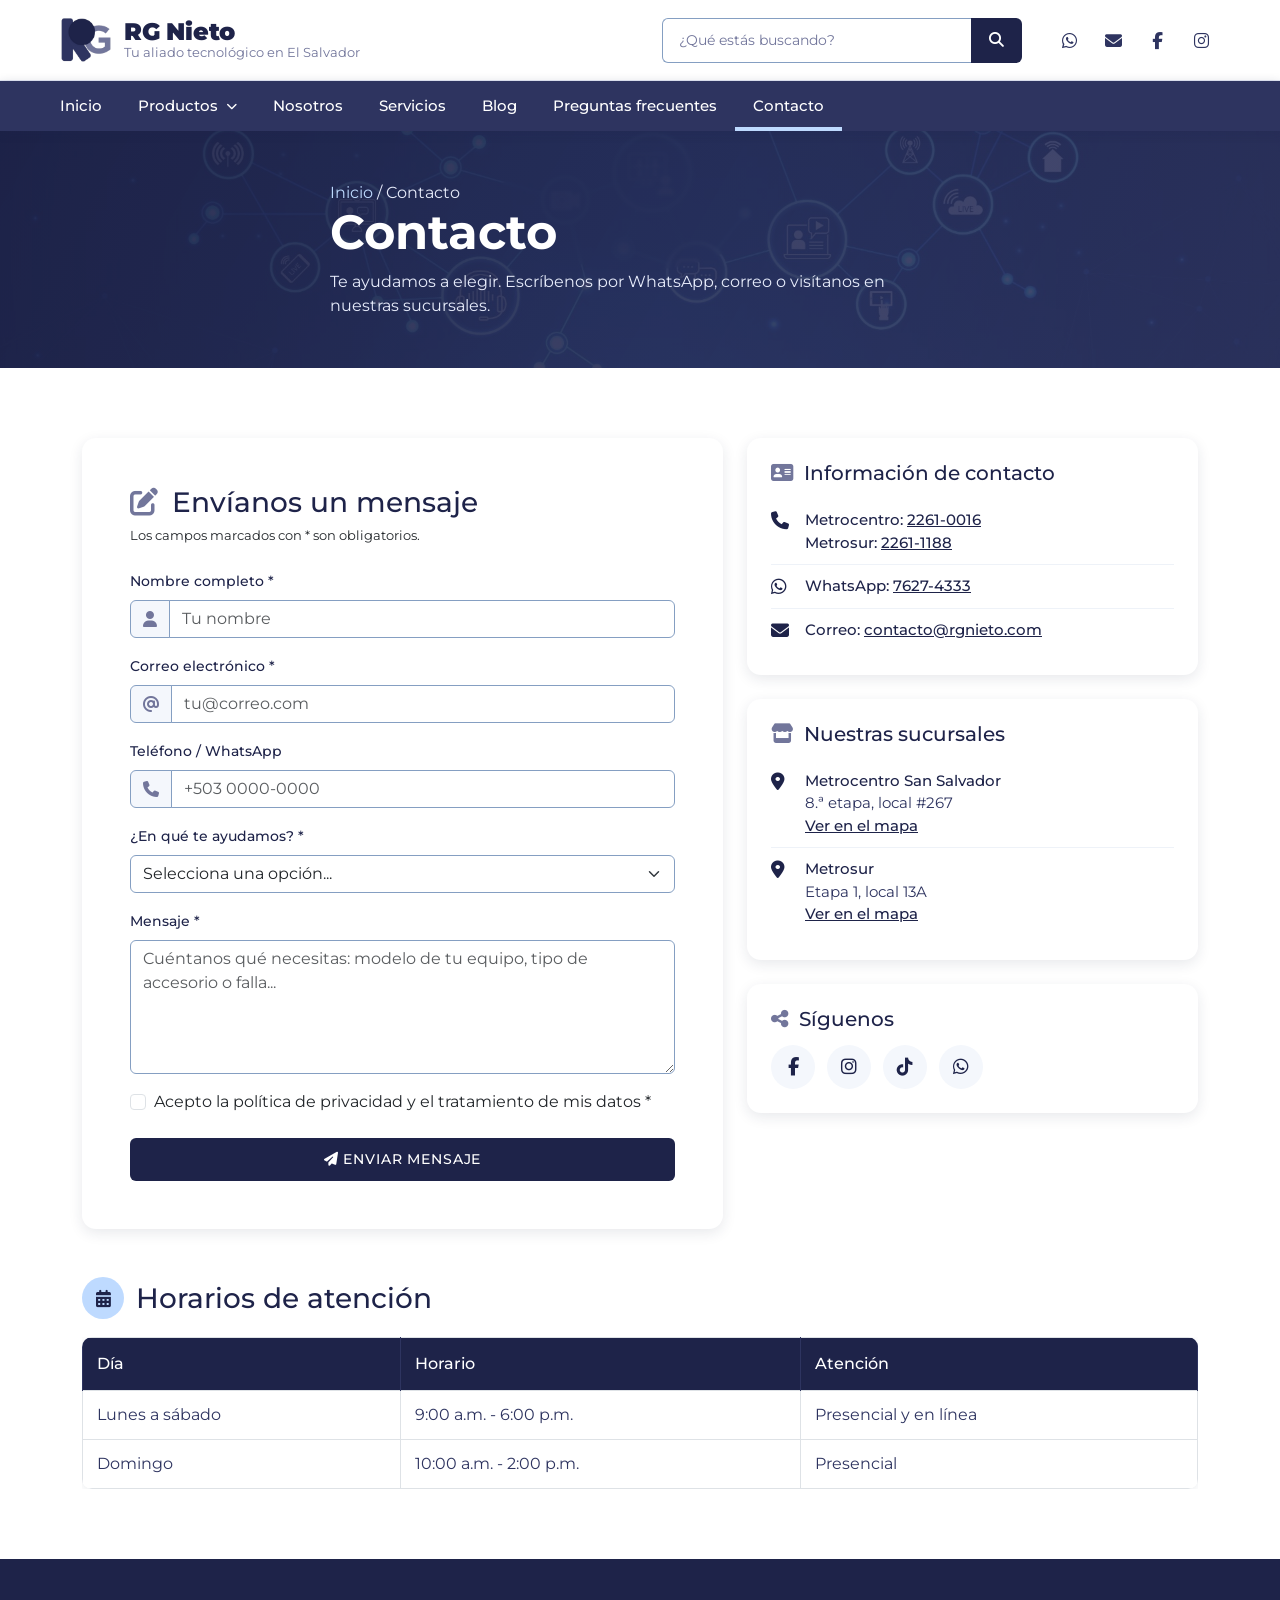
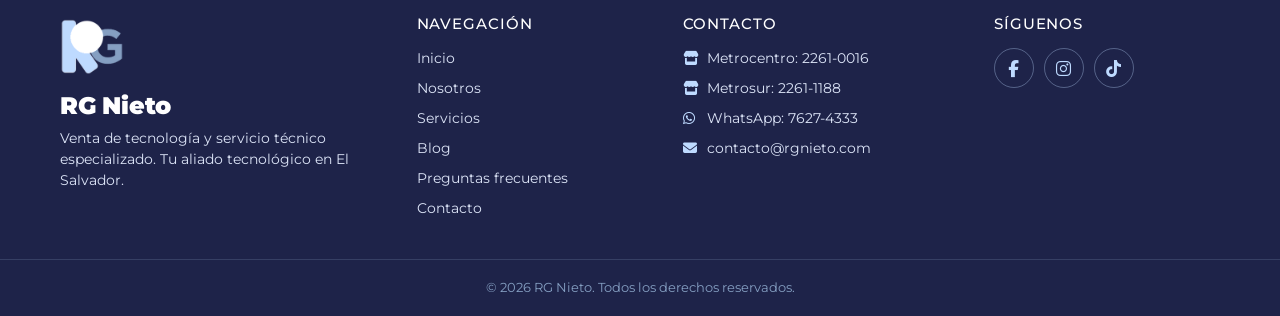
<file: contacto.html>
<!DOCTYPE html>
<html lang="es">

<head>

	<meta charset="utf-8">
	<meta name="viewport" content="width=device-width, initial-scale=1">

	<title>Contacto | RG Nieto El Salvador</title>
	<meta name="description" content="Sucursales, teléfonos, WhatsApp, correo y formulario de contacto de RG Nieto.">

	<link rel="icon" href="img/logo-isotipo.png" type="image/png">

	<!-- Tipografía: Montserrat como sustituto web de Gotham (Manual de Identidad Visual) -->
	<link rel="preconnect" href="https://fonts.googleapis.com">
	<link rel="preconnect" href="https://fonts.gstatic.com" crossorigin>
	<link href="https://fonts.googleapis.com/css2?family=Montserrat:wght@300;400;500;700;900&display=swap" rel="stylesheet">

	<link rel="stylesheet" href="https://cdnjs.cloudflare.com/ajax/libs/font-awesome/6.5.2/css/all.min.css">

	<!-- Bootstrap 5 (componentes de Preguntas frecuentes, Blog y Contacto) -->
	<link rel="stylesheet" href="https://cdn.jsdelivr.net/npm/bootstrap@5.3.3/dist/css/bootstrap.min.css">

	<link rel="stylesheet" href="css/tipografia.css">
	<link rel="stylesheet" href="css/estilos.css">
	<link rel="stylesheet" href="css/persona2.css">
	<link rel="stylesheet" href="css/paginas.css">
	<link rel="stylesheet" href="css/estilos-persona3.css">
	<link rel="stylesheet" href="css/responsivo.css">

</head>

<body>

	<a class="saltar" href="#contenido">Saltar al contenido</a>

	<header class="encabezado">
		<div class="encabezado-interno">

			<a href="index.html" class="marca" aria-label="RG Nieto, ir al inicio">
				<img src="img/logo-isotipo.png" alt="" width="52" height="52">
				<span class="marca-texto">
					<span class="marca-nombre">RG Nieto</span>
					<span class="marca-lema">Tu aliado tecnológico en El Salvador</span>
				</span>
			</a>

			<form class="buscador" action="index.html" method="get" role="search">
				<label for="buscar" class="solo-lectores">Buscar productos</label>
				<input id="buscar" type="search" name="q" placeholder="¿Qué estás buscando?" autocomplete="off">
				<button type="submit" aria-label="Buscar"><i class="fa-solid fa-magnifying-glass"></i></button>
			</form>

			<div class="contacto-rapido" aria-label="Contacto rápido">
				<a href="https://wa.me/50376274333" title="WhatsApp" aria-label="WhatsApp" target="_blank" rel="noopener"><i class="fa-brands fa-whatsapp"></i></a>
				<a href="mailto:contacto@rgnieto.com" title="Correo electrónico" aria-label="Correo electrónico"><i class="fa-solid fa-envelope"></i></a>
				<a href="https://www.facebook.com/share/1EexZE797u/" title="Facebook" aria-label="Facebook" target="_blank" rel="noopener"><i class="fa-brands fa-facebook-f"></i></a>
				<a href="https://www.instagram.com/rgnieto_sv" title="Instagram" aria-label="Instagram" target="_blank" rel="noopener"><i class="fa-brands fa-instagram"></i></a>
			</div>

		</div>
	</header>

	<nav class="navegacion" aria-label="Navegación principal">

		<button class="menu-boton" type="button" aria-expanded="false" aria-controls="menu-principal">
			<i class="fa-solid fa-bars" aria-hidden="true"></i> Menú
		</button>

		<ul class="menu" id="menu-principal">
			<li><a href="index.html">Inicio</a></li>
			<li class="submenu">
				<button class="submenu-boton" type="button" aria-expanded="false" aria-controls="submenu-productos">
					Productos <i class="fa-solid fa-chevron-down" aria-hidden="true"></i>
				</button>
				<ul class="submenu-lista" id="submenu-productos">
					<li><a href="index.html#celulares"><i class="fa-solid fa-mobile-screen-button" aria-hidden="true"></i> Celulares</a></li>
					<li><a href="index.html#accesorios"><i class="fa-solid fa-plug" aria-hidden="true"></i> Accesorios</a></li>
					<li><a href="index.html#gaming"><i class="fa-solid fa-gamepad" aria-hidden="true"></i> Gaming</a></li>
					<li><a href="index.html#audio"><i class="fa-solid fa-headphones" aria-hidden="true"></i> Audio</a></li>
					<li><a href="index.html#productividad"><i class="fa-solid fa-laptop" aria-hidden="true"></i> Productividad</a></li>
					<li><a href="index.html#reparaciones"><i class="fa-solid fa-screwdriver-wrench" aria-hidden="true"></i> Reparaciones</a></li>
				</ul>
			</li>
			<li><a href="nosotros.html">Nosotros</a></li>
			<li><a href="servicios.html">Servicios</a></li>
			<li><a href="blog.html">Blog</a></li>
			<li><a href="faq.html">Preguntas frecuentes</a></li>
			<li><a href="contacto.html" aria-current="page">Contacto</a></li>
		</ul>

	</nav>

	<section class="banner-secundario">
		<div class="contenedor">
			<p class="migas"><a href="index.html">Inicio</a> / Contacto</p>
			<h1>Contacto</h1>
			<p>Te ayudamos a elegir. Escríbenos por WhatsApp, correo o visítanos en nuestras sucursales.</p>
		</div>
	</section>

	<main id="contenido">

		<section class="seccion contacto-pagina">
			<div class="container">

				<div id="alertaExito" class="alert alert-success d-none" role="alert">
					<i class="fa-solid fa-circle-check me-2" aria-hidden="true"></i>
					<strong>¡Mensaje enviado!</strong> Te responderemos en menos de 24 horas.
				</div>

				<div id="alertaError" class="alert alert-danger d-none" role="alert">
					<i class="fa-solid fa-triangle-exclamation me-2" aria-hidden="true"></i>
					<strong>Revisa el formulario.</strong> Completa todos los campos obligatorios correctamente.
				</div>

				<div class="row g-4">

					<div class="col-lg-7">
						<div class="card card-rg p-4 p-lg-5">
							<h2 class="mb-2"><i class="fa-solid fa-pen-to-square" aria-hidden="true"></i> Envíanos un mensaje</h2>
							<p class="nota mb-4">Los campos marcados con * son obligatorios.</p>

							<form id="formulario" novalidate>

								<div class="mb-3">
									<label for="nombre" class="form-label">Nombre completo *</label>
									<div class="input-group has-validation">
										<span class="input-group-text"><i class="fa-solid fa-user" aria-hidden="true"></i></span>
										<input type="text" class="form-control" id="nombre" name="nombre" placeholder="Tu nombre" autocomplete="name" required minlength="3">
										<div class="invalid-feedback">Ingresa tu nombre (mínimo 3 caracteres).</div>
									</div>
								</div>

								<div class="mb-3">
									<label for="correo" class="form-label">Correo electrónico *</label>
									<div class="input-group has-validation">
										<span class="input-group-text"><i class="fa-solid fa-at" aria-hidden="true"></i></span>
										<input type="email" class="form-control" id="correo" name="correo" placeholder="tu@correo.com" autocomplete="email" required pattern="[^@\s]+@[^@\s]+\.[A-Za-z]{2,}">
										<div class="invalid-feedback">Ingresa un correo válido (por ejemplo, nombre@correo.com).</div>
									</div>
								</div>

								<div class="mb-3">
									<label for="telefono" class="form-label">Teléfono / WhatsApp</label>
									<div class="input-group has-validation">
										<span class="input-group-text"><i class="fa-solid fa-phone" aria-hidden="true"></i></span>
										<input type="tel" class="form-control" id="telefono" name="telefono" placeholder="+503 0000-0000" autocomplete="tel" pattern="[0-9+\-\s]{8,15}">
										<div class="invalid-feedback">Ingresa un teléfono válido.</div>
									</div>
								</div>

								<div class="mb-3">
									<label for="asunto" class="form-label">¿En qué te ayudamos? *</label>
									<select class="form-select" id="asunto" name="asunto" required>
										<option value="">Selecciona una opción...</option>
										<option value="asesoria">Asesoría para elegir un producto</option>
										<option value="compra">Consulta de compra</option>
										<option value="reparacion">Reparación de equipo</option>
										<option value="garantia">Garantía</option>
										<option value="otro">Otro</option>
									</select>
									<div class="invalid-feedback">Selecciona un asunto.</div>
								</div>

								<div class="mb-3">
									<label for="mensaje" class="form-label">Mensaje *</label>
									<textarea class="form-control" id="mensaje" name="mensaje" rows="5" placeholder="Cuéntanos qué necesitas: modelo de tu equipo, tipo de accesorio o falla..." required minlength="10"></textarea>
									<div class="invalid-feedback">El mensaje debe tener al menos 10 caracteres.</div>
								</div>

								<div class="form-check mb-4">
									<input class="form-check-input" type="checkbox" id="acepto" name="acepto" required>
									<label class="form-check-label" for="acepto">
										Acepto la política de privacidad y el tratamiento de mis datos *
									</label>
									<div class="invalid-feedback">Debes aceptar la política.</div>
								</div>

								<button type="submit" class="btn btn-rg w-100">
									<i class="fa-solid fa-paper-plane" aria-hidden="true"></i> Enviar mensaje
								</button>
							</form>
						</div>
					</div>

					<div class="col-lg-5">

						<div class="card card-rg p-4 mb-4">
							<h2 class="h-tarjeta"><i class="fa-solid fa-address-card" aria-hidden="true"></i> Información de contacto</h2>
							<ul class="lista-contacto">
								<li>
									<i class="fa-solid fa-phone" aria-hidden="true"></i>
									<div>
										<strong>Metrocentro:</strong> <a href="tel:+50322610016">2261-0016</a><br>
										<strong>Metrosur:</strong> <a href="tel:+50322611188">2261-1188</a>
									</div>
								</li>
								<li>
									<i class="fa-brands fa-whatsapp" aria-hidden="true"></i>
									<div><strong>WhatsApp:</strong> <a href="https://wa.me/50376274333" target="_blank" rel="noopener">7627-4333</a></div>
								</li>
								<li>
									<i class="fa-solid fa-envelope" aria-hidden="true"></i>
									<div><strong>Correo:</strong> <a href="mailto:contacto@rgnieto.com">contacto@rgnieto.com</a></div>
								</li>
							</ul>
						</div>

						<div class="card card-rg p-4 mb-4">
							<h2 class="h-tarjeta"><i class="fa-solid fa-store" aria-hidden="true"></i> Nuestras sucursales</h2>
							<ul class="lista-contacto">
								<li>
									<i class="fa-solid fa-location-dot" aria-hidden="true"></i>
									<div>
										<strong>Metrocentro San Salvador</strong><br>
										8.ª etapa, local #267<br>
										<a href="https://www.google.com/maps/search/?api=1&amp;query=Metrocentro+San+Salvador" target="_blank" rel="noopener">Ver en el mapa</a>
									</div>
								</li>
								<li>
									<i class="fa-solid fa-location-dot" aria-hidden="true"></i>
									<div>
										<strong>Metrosur</strong><br>
										Etapa 1, local 13A<br>
										<a href="https://www.google.com/maps/search/?api=1&amp;query=Metrosur+San+Salvador" target="_blank" rel="noopener">Ver en el mapa</a>
									</div>
								</li>
							</ul>
						</div>

						<div class="card card-rg p-4">
							<h2 class="h-tarjeta"><i class="fa-solid fa-share-nodes" aria-hidden="true"></i> Síguenos</h2>
							<div class="redes-contacto">
								<a href="https://www.facebook.com/share/1EexZE797u/" aria-label="Facebook" target="_blank" rel="noopener"><i class="fa-brands fa-facebook-f"></i></a>
								<a href="https://www.instagram.com/rgnieto_sv" aria-label="Instagram" target="_blank" rel="noopener"><i class="fa-brands fa-instagram"></i></a>
								<a href="https://www.tiktok.com/@rg.nieto.sa.de.cv" aria-label="TikTok" target="_blank" rel="noopener"><i class="fa-brands fa-tiktok"></i></a>
								<a href="https://wa.me/50376274333" aria-label="WhatsApp" target="_blank" rel="noopener"><i class="fa-brands fa-whatsapp"></i></a>
							</div>
						</div>

					</div>

				</div>

				<h2 class="faq-titulo mt-5"><i class="fa-solid fa-calendar-days" aria-hidden="true"></i> Horarios de atención</h2>
				<div class="table-responsive">
					<table class="table table-bordered table-hover tabla-rg">
						<thead>
							<tr>
								<th scope="col">Día</th>
								<th scope="col">Horario</th>
								<th scope="col">Atención</th>
							</tr>
						</thead>
						<tbody>
							<tr><td>Lunes a sábado</td><td>9:00 a.m. - 6:00 p.m.</td><td>Presencial y en línea</td></tr>
							<tr><td>Domingo</td><td>10:00 a.m. - 2:00 p.m.</td><td>Presencial</td></tr>
						</tbody>
					</table>
				</div>

			</div>
		</section>

	</main>

	<footer class="pie">

		<div class="pie-interno">

			<div class="pie-marca">
				<img src="img/logo-negativo.png" alt="" width="64" height="64">
				<span class="marca-nombre">RG Nieto</span>
				<p>Venta de tecnología y servicio técnico especializado. Tu aliado tecnológico en El Salvador.</p>
			</div>

			<div>
				<h2>Navegación</h2>
				<ul>
					<li><a href="index.html">Inicio</a></li>
					<li><a href="nosotros.html">Nosotros</a></li>
					<li><a href="servicios.html">Servicios</a></li>
					<li><a href="blog.html">Blog</a></li>
					<li><a href="faq.html">Preguntas frecuentes</a></li>
					<li><a href="contacto.html">Contacto</a></li>
				</ul>
			</div>

			<div>
				<h2>Contacto</h2>
				<ul>
					<li><i class="fa-solid fa-store" aria-hidden="true"></i>Metrocentro: <a href="tel:+50322610016">2261-0016</a></li>
					<li><i class="fa-solid fa-store" aria-hidden="true"></i>Metrosur: <a href="tel:+50322611188">2261-1188</a></li>
					<li><i class="fa-brands fa-whatsapp" aria-hidden="true"></i>WhatsApp: <a href="https://wa.me/50376274333" target="_blank" rel="noopener">7627-4333</a></li>
					<li><i class="fa-solid fa-envelope" aria-hidden="true"></i><a href="mailto:contacto@rgnieto.com">contacto@rgnieto.com</a></li>
				</ul>
			</div>

			<div>
				<h2>Síguenos</h2>
				<div class="redes-sociales">
					<a href="https://www.facebook.com/share/1EexZE797u/" aria-label="Facebook" target="_blank" rel="noopener"><i class="fa-brands fa-facebook-f"></i></a>
					<a href="https://www.instagram.com/rgnieto_sv" aria-label="Instagram" target="_blank" rel="noopener"><i class="fa-brands fa-instagram"></i></a>
					<a href="https://www.tiktok.com/@rg.nieto.sa.de.cv" aria-label="TikTok" target="_blank" rel="noopener"><i class="fa-brands fa-tiktok"></i></a>
				</div>
			</div>

		</div>

		<div class="pie-legal">
			<p>© 2026 RG Nieto. Todos los derechos reservados.</p>
		</div>

	</footer>

	<script src="js/navegacion.js"></script>
	<script src="js/contacto.js"></script>

</body>

</html>
</file>
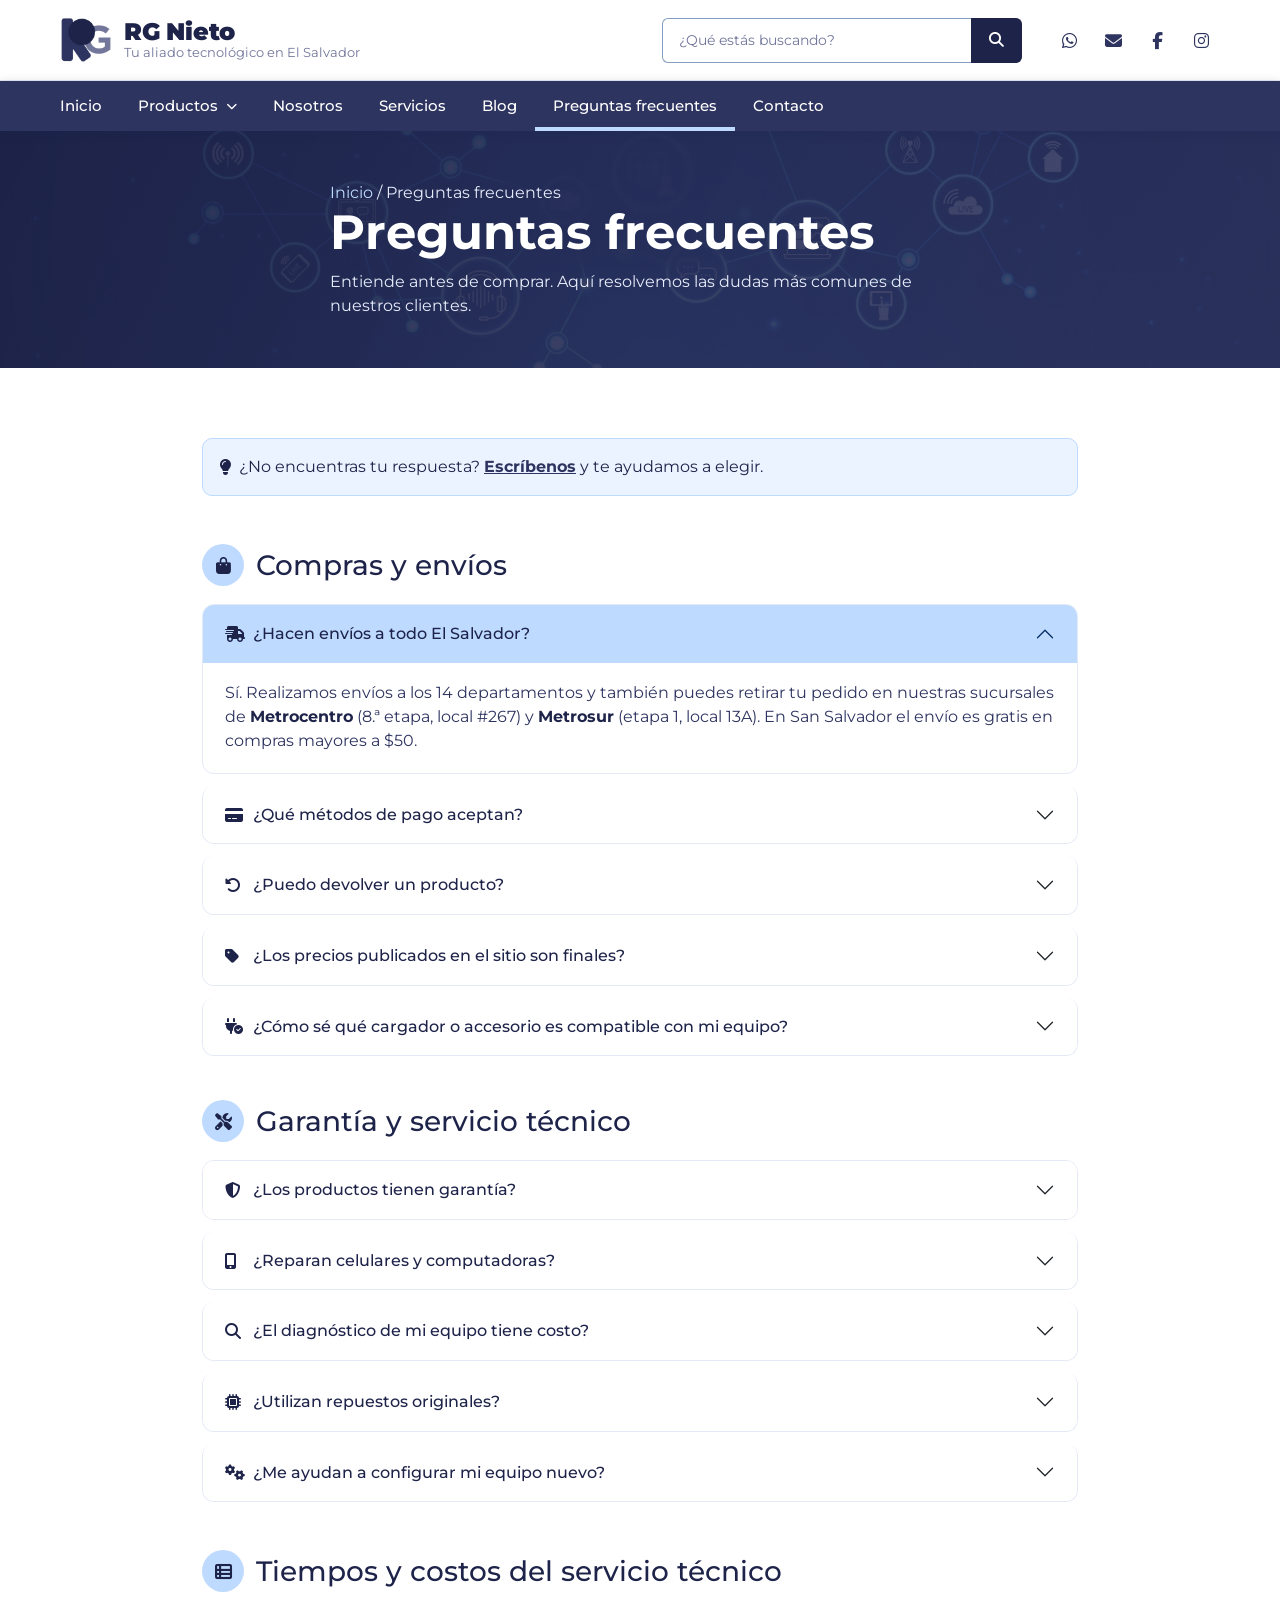
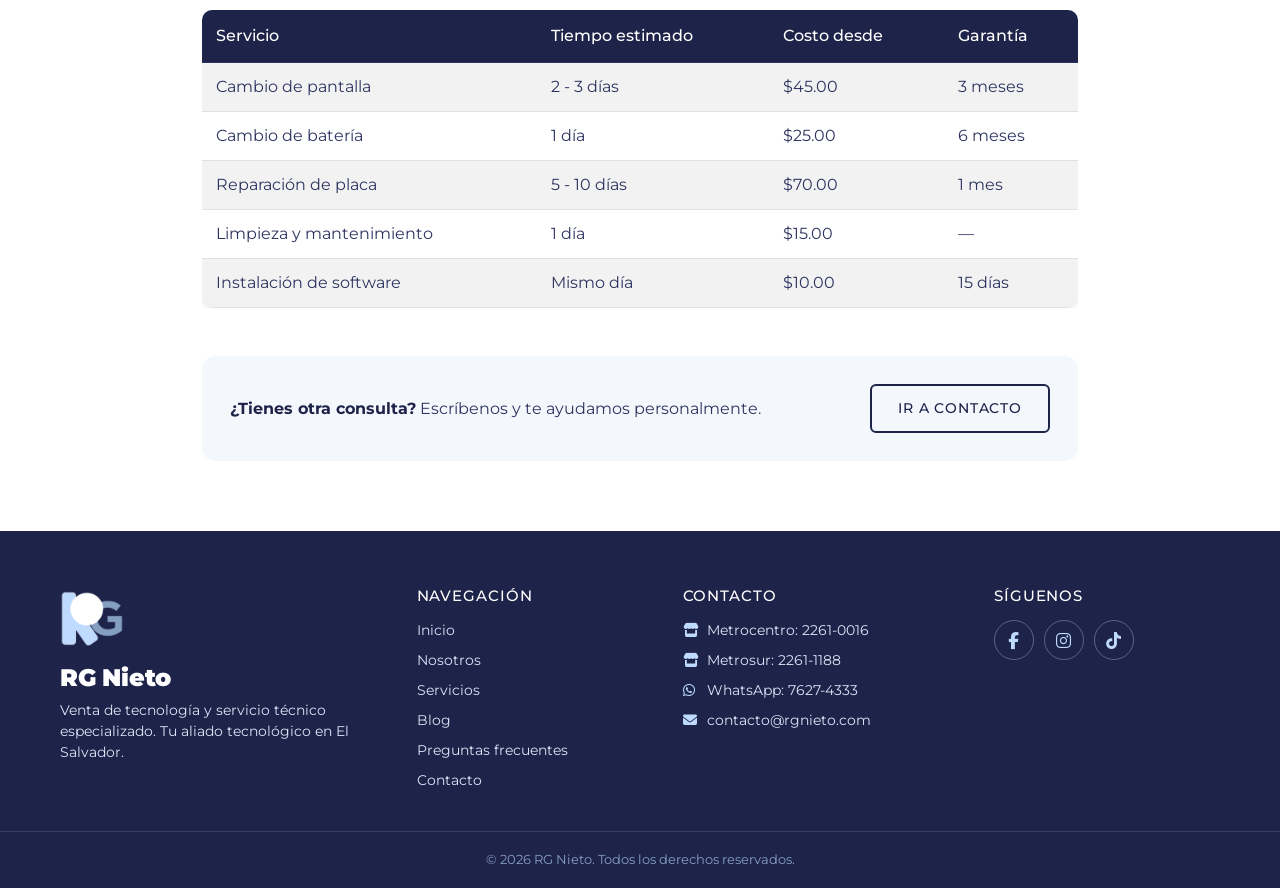
<file: faq.html>
<!DOCTYPE html>
<html lang="es">

<head>

	<meta charset="utf-8">
	<meta name="viewport" content="width=device-width, initial-scale=1">

	<title>Preguntas frecuentes | RG Nieto El Salvador</title>
	<meta name="description" content="Respuestas sobre reparaciones, garantías, compras y sucursales de RG Nieto.">

	<link rel="icon" href="img/logo-isotipo.png" type="image/png">

	<!-- Tipografía: Montserrat como sustituto web de Gotham (Manual de Identidad Visual) -->
	<link rel="preconnect" href="https://fonts.googleapis.com">
	<link rel="preconnect" href="https://fonts.gstatic.com" crossorigin>
	<link href="https://fonts.googleapis.com/css2?family=Montserrat:wght@300;400;500;700;900&display=swap" rel="stylesheet">

	<link rel="stylesheet" href="https://cdnjs.cloudflare.com/ajax/libs/font-awesome/6.5.2/css/all.min.css">

	<!-- Bootstrap 5 (componentes de Preguntas frecuentes, Blog y Contacto) -->
	<link rel="stylesheet" href="https://cdn.jsdelivr.net/npm/bootstrap@5.3.3/dist/css/bootstrap.min.css">

	<link rel="stylesheet" href="css/tipografia.css">
	<link rel="stylesheet" href="css/estilos.css">
	<link rel="stylesheet" href="css/persona2.css">
	<link rel="stylesheet" href="css/paginas.css">
	<link rel="stylesheet" href="css/estilos-persona3.css">
	<link rel="stylesheet" href="css/responsivo.css">

</head>

<body>

	<a class="saltar" href="#contenido">Saltar al contenido</a>

	<header class="encabezado">
		<div class="encabezado-interno">

			<a href="index.html" class="marca" aria-label="RG Nieto, ir al inicio">
				<img src="img/logo-isotipo.png" alt="" width="52" height="52">
				<span class="marca-texto">
					<span class="marca-nombre">RG Nieto</span>
					<span class="marca-lema">Tu aliado tecnológico en El Salvador</span>
				</span>
			</a>

			<form class="buscador" action="index.html" method="get" role="search">
				<label for="buscar" class="solo-lectores">Buscar productos</label>
				<input id="buscar" type="search" name="q" placeholder="¿Qué estás buscando?" autocomplete="off">
				<button type="submit" aria-label="Buscar"><i class="fa-solid fa-magnifying-glass"></i></button>
			</form>

			<div class="contacto-rapido" aria-label="Contacto rápido">
				<a href="https://wa.me/50376274333" title="WhatsApp" aria-label="WhatsApp" target="_blank" rel="noopener"><i class="fa-brands fa-whatsapp"></i></a>
				<a href="mailto:contacto@rgnieto.com" title="Correo electrónico" aria-label="Correo electrónico"><i class="fa-solid fa-envelope"></i></a>
				<a href="https://www.facebook.com/share/1EexZE797u/" title="Facebook" aria-label="Facebook" target="_blank" rel="noopener"><i class="fa-brands fa-facebook-f"></i></a>
				<a href="https://www.instagram.com/rgnieto_sv" title="Instagram" aria-label="Instagram" target="_blank" rel="noopener"><i class="fa-brands fa-instagram"></i></a>
			</div>

		</div>
	</header>

	<nav class="navegacion" aria-label="Navegación principal">

		<button class="menu-boton" type="button" aria-expanded="false" aria-controls="menu-principal">
			<i class="fa-solid fa-bars" aria-hidden="true"></i> Menú
		</button>

		<ul class="menu" id="menu-principal">
			<li><a href="index.html">Inicio</a></li>
			<li class="submenu">
				<button class="submenu-boton" type="button" aria-expanded="false" aria-controls="submenu-productos">
					Productos <i class="fa-solid fa-chevron-down" aria-hidden="true"></i>
				</button>
				<ul class="submenu-lista" id="submenu-productos">
					<li><a href="index.html#celulares"><i class="fa-solid fa-mobile-screen-button" aria-hidden="true"></i> Celulares</a></li>
					<li><a href="index.html#accesorios"><i class="fa-solid fa-plug" aria-hidden="true"></i> Accesorios</a></li>
					<li><a href="index.html#gaming"><i class="fa-solid fa-gamepad" aria-hidden="true"></i> Gaming</a></li>
					<li><a href="index.html#audio"><i class="fa-solid fa-headphones" aria-hidden="true"></i> Audio</a></li>
					<li><a href="index.html#productividad"><i class="fa-solid fa-laptop" aria-hidden="true"></i> Productividad</a></li>
					<li><a href="index.html#reparaciones"><i class="fa-solid fa-screwdriver-wrench" aria-hidden="true"></i> Reparaciones</a></li>
				</ul>
			</li>
			<li><a href="nosotros.html">Nosotros</a></li>
			<li><a href="servicios.html">Servicios</a></li>
			<li><a href="blog.html">Blog</a></li>
			<li><a href="faq.html" aria-current="page">Preguntas frecuentes</a></li>
			<li><a href="contacto.html">Contacto</a></li>
		</ul>

	</nav>

	<section class="banner-secundario">
		<div class="contenedor">
			<p class="migas"><a href="index.html">Inicio</a> / Preguntas frecuentes</p>
			<h1>Preguntas frecuentes</h1>
			<p>Entiende antes de comprar. Aquí resolvemos las dudas más comunes de nuestros clientes.</p>
		</div>
	</section>

	<main id="contenido">

		<section class="seccion">
			<div class="container contenedor-angosto">

				<div class="alert alert-info d-flex align-items-center mb-5" role="note">
					<i class="fa-solid fa-lightbulb me-2" aria-hidden="true"></i>
					<div>¿No encuentras tu respuesta? <a href="contacto.html" class="alert-link">Escríbenos</a> y te ayudamos a elegir.</div>
				</div>

				<div class="faq-grupo">
					<h2 class="faq-titulo"><i class="fa-solid fa-bag-shopping" aria-hidden="true"></i> Compras y envíos</h2>
					<div class="accordion" id="acordeon-compras">
						<div class="accordion-item">
							<h3 class="accordion-header" id="compras-p1">
								<button class="accordion-button" type="button" data-bs-toggle="collapse" data-bs-target="#compras-r1" aria-expanded="true" aria-controls="compras-r1">
									<i class="fa-solid fa-truck-fast me-2" aria-hidden="true"></i> ¿Hacen envíos a todo El Salvador?
								</button>
							</h3>
							<div id="compras-r1" class="accordion-collapse collapse show" aria-labelledby="compras-p1" data-bs-parent="#acordeon-compras">
								<div class="accordion-body">
									Sí. Realizamos envíos a los 14 departamentos y también puedes retirar tu pedido en nuestras sucursales de <strong>Metrocentro</strong> (8.ª etapa, local #267) y <strong>Metrosur</strong> (etapa 1, local 13A). En San Salvador el envío es gratis en compras mayores a $50.
								</div>
							</div>
						</div>
						<div class="accordion-item">
							<h3 class="accordion-header" id="compras-p2">
								<button class="accordion-button collapsed" type="button" data-bs-toggle="collapse" data-bs-target="#compras-r2" aria-expanded="false" aria-controls="compras-r2">
									<i class="fa-solid fa-credit-card me-2" aria-hidden="true"></i> ¿Qué métodos de pago aceptan?
								</button>
							</h3>
							<div id="compras-r2" class="accordion-collapse collapse" aria-labelledby="compras-p2" data-bs-parent="#acordeon-compras">
								<div class="accordion-body">
									Aceptamos efectivo, transferencia bancaria, tarjetas de crédito y débito, y enlace de pago. También puedes pagar en cualquiera de nuestras dos sucursales al retirar tu pedido.
								</div>
							</div>
						</div>
						<div class="accordion-item">
							<h3 class="accordion-header" id="compras-p3">
								<button class="accordion-button collapsed" type="button" data-bs-toggle="collapse" data-bs-target="#compras-r3" aria-expanded="false" aria-controls="compras-r3">
									<i class="fa-solid fa-rotate-left me-2" aria-hidden="true"></i> ¿Puedo devolver un producto?
								</button>
							</h3>
							<div id="compras-r3" class="accordion-collapse collapse" aria-labelledby="compras-p3" data-bs-parent="#acordeon-compras">
								<div class="accordion-body">
									Sí. Tienes 7 días calendario para devolver un producto sin usar y en su empaque original, presentando tu factura.
								</div>
							</div>
						</div>
						<div class="accordion-item">
							<h3 class="accordion-header" id="compras-p4">
								<button class="accordion-button collapsed" type="button" data-bs-toggle="collapse" data-bs-target="#compras-r4" aria-expanded="false" aria-controls="compras-r4">
									<i class="fa-solid fa-tag me-2" aria-hidden="true"></i> ¿Los precios publicados en el sitio son finales?
								</button>
							</h3>
							<div id="compras-r4" class="accordion-collapse collapse" aria-labelledby="compras-p4" data-bs-parent="#acordeon-compras">
								<div class="accordion-body">
									Los precios del sitio son de referencia y pueden variar según la disponibilidad de cada producto. Te recomendamos confirmar precio y existencias en tienda o por WhatsApp.
								</div>
							</div>
						</div>
						<div class="accordion-item">
							<h3 class="accordion-header" id="compras-p5">
								<button class="accordion-button collapsed" type="button" data-bs-toggle="collapse" data-bs-target="#compras-r5" aria-expanded="false" aria-controls="compras-r5">
									<i class="fa-solid fa-plug-circle-check me-2" aria-hidden="true"></i> ¿Cómo sé qué cargador o accesorio es compatible con mi equipo?
								</button>
							</h3>
							<div id="compras-r5" class="accordion-collapse collapse" aria-labelledby="compras-p5" data-bs-parent="#acordeon-compras">
								<div class="accordion-body">
									Esa es nuestra especialidad: <strong>te ayudamos a elegir</strong>. Escríbenos por WhatsApp con el modelo de tu equipo y te indicamos el cargador, cable o accesorio exacto que necesitas.
								</div>
							</div>
						</div>
					</div>
				</div>

				<div class="faq-grupo">
					<h2 class="faq-titulo"><i class="fa-solid fa-screwdriver-wrench" aria-hidden="true"></i> Garantía y servicio técnico</h2>
					<div class="accordion" id="acordeon-servicio">
						<div class="accordion-item">
							<h3 class="accordion-header" id="servicio-p1">
								<button class="accordion-button collapsed" type="button" data-bs-toggle="collapse" data-bs-target="#servicio-r1" aria-expanded="false" aria-controls="servicio-r1">
									<i class="fa-solid fa-shield-halved me-2" aria-hidden="true"></i> ¿Los productos tienen garantía?
								</button>
							</h3>
							<div id="servicio-r1" class="accordion-collapse collapse" aria-labelledby="servicio-p1" data-bs-parent="#acordeon-servicio">
								<div class="accordion-body">
									Todos nuestros productos cuentan con garantía escrita por defectos de fábrica. Además, contamos con planes de garantía extendida para celulares y laptops, con cobertura ante daños accidentales y soporte prioritario.
								</div>
							</div>
						</div>
						<div class="accordion-item">
							<h3 class="accordion-header" id="servicio-p2">
								<button class="accordion-button collapsed" type="button" data-bs-toggle="collapse" data-bs-target="#servicio-r2" aria-expanded="false" aria-controls="servicio-r2">
									<i class="fa-solid fa-mobile-screen-button me-2" aria-hidden="true"></i> ¿Reparan celulares y computadoras?
								</button>
							</h3>
							<div id="servicio-r2" class="accordion-collapse collapse" aria-labelledby="servicio-p2" data-bs-parent="#acordeon-servicio">
								<div class="accordion-body">
									Sí. Nuestro taller atiende celulares y computadoras: cambio de pantalla, batería, software, limpieza y diagnóstico. El tiempo promedio es de 3 a 5 días hábiles. Consulta los tiempos por servicio en la tabla de esta página.
								</div>
							</div>
						</div>
						<div class="accordion-item">
							<h3 class="accordion-header" id="servicio-p3">
								<button class="accordion-button collapsed" type="button" data-bs-toggle="collapse" data-bs-target="#servicio-r3" aria-expanded="false" aria-controls="servicio-r3">
									<i class="fa-solid fa-magnifying-glass me-2" aria-hidden="true"></i> ¿El diagnóstico de mi equipo tiene costo?
								</button>
							</h3>
							<div id="servicio-r3" class="accordion-collapse collapse" aria-labelledby="servicio-p3" data-bs-parent="#acordeon-servicio">
								<div class="accordion-body">
									No. La revisión inicial es sin costo: identificamos la falla real y te explicamos las opciones antes de que autorices cualquier reparación.
								</div>
							</div>
						</div>
						<div class="accordion-item">
							<h3 class="accordion-header" id="servicio-p4">
								<button class="accordion-button collapsed" type="button" data-bs-toggle="collapse" data-bs-target="#servicio-r4" aria-expanded="false" aria-controls="servicio-r4">
									<i class="fa-solid fa-microchip me-2" aria-hidden="true"></i> ¿Utilizan repuestos originales?
								</button>
							</h3>
							<div id="servicio-r4" class="accordion-collapse collapse" aria-labelledby="servicio-p4" data-bs-parent="#acordeon-servicio">
								<div class="accordion-body">
									Trabajamos con repuestos originales o certificados, según la marca y el modelo del equipo. Antes de reparar te indicamos qué tipo de repuesto se utilizará.
								</div>
							</div>
						</div>
						<div class="accordion-item">
							<h3 class="accordion-header" id="servicio-p5">
								<button class="accordion-button collapsed" type="button" data-bs-toggle="collapse" data-bs-target="#servicio-r5" aria-expanded="false" aria-controls="servicio-r5">
									<i class="fa-solid fa-gears me-2" aria-hidden="true"></i> ¿Me ayudan a configurar mi equipo nuevo?
								</button>
							</h3>
							<div id="servicio-r5" class="accordion-collapse collapse" aria-labelledby="servicio-p5" data-bs-parent="#acordeon-servicio">
								<div class="accordion-body">
									Sí. Configuramos tu equipo, transferimos tus datos y dejamos listas tus aplicaciones principales antes de que salgas de la tienda.
								</div>
							</div>
						</div>
					</div>
				</div>

				<h2 class="faq-titulo mt-5"><i class="fa-solid fa-table-list" aria-hidden="true"></i> Tiempos y costos del servicio técnico</h2>
				<div class="table-responsive">
					<table class="table table-striped table-hover tabla-rg">
						<thead>
							<tr>
								<th scope="col">Servicio</th>
								<th scope="col">Tiempo estimado</th>
								<th scope="col">Costo desde</th>
								<th scope="col">Garantía</th>
							</tr>
						</thead>
						<tbody>
							<tr><td>Cambio de pantalla</td><td>2 - 3 días</td><td>$45.00</td><td>3 meses</td></tr>
							<tr><td>Cambio de batería</td><td>1 día</td><td>$25.00</td><td>6 meses</td></tr>
							<tr><td>Reparación de placa</td><td>5 - 10 días</td><td>$70.00</td><td>1 mes</td></tr>
							<tr><td>Limpieza y mantenimiento</td><td>1 día</td><td>$15.00</td><td>—</td></tr>
							<tr><td>Instalación de software</td><td>Mismo día</td><td>$10.00</td><td>15 días</td></tr>
						</tbody>
					</table>
				</div>

				<div class="faq-ayuda mt-5">
					<p><strong>¿Tienes otra consulta?</strong> Escríbenos y te ayudamos personalmente.</p>
					<a href="contacto.html" class="boton-secundario">Ir a contacto</a>
				</div>

			</div>
		</section>

	</main>

	<footer class="pie">

		<div class="pie-interno">

			<div class="pie-marca">
				<img src="img/logo-negativo.png" alt="" width="64" height="64">
				<span class="marca-nombre">RG Nieto</span>
				<p>Venta de tecnología y servicio técnico especializado. Tu aliado tecnológico en El Salvador.</p>
			</div>

			<div>
				<h2>Navegación</h2>
				<ul>
					<li><a href="index.html">Inicio</a></li>
					<li><a href="nosotros.html">Nosotros</a></li>
					<li><a href="servicios.html">Servicios</a></li>
					<li><a href="blog.html">Blog</a></li>
					<li><a href="faq.html">Preguntas frecuentes</a></li>
					<li><a href="contacto.html">Contacto</a></li>
				</ul>
			</div>

			<div>
				<h2>Contacto</h2>
				<ul>
					<li><i class="fa-solid fa-store" aria-hidden="true"></i>Metrocentro: <a href="tel:+50322610016">2261-0016</a></li>
					<li><i class="fa-solid fa-store" aria-hidden="true"></i>Metrosur: <a href="tel:+50322611188">2261-1188</a></li>
					<li><i class="fa-brands fa-whatsapp" aria-hidden="true"></i>WhatsApp: <a href="https://wa.me/50376274333" target="_blank" rel="noopener">7627-4333</a></li>
					<li><i class="fa-solid fa-envelope" aria-hidden="true"></i><a href="mailto:contacto@rgnieto.com">contacto@rgnieto.com</a></li>
				</ul>
			</div>

			<div>
				<h2>Síguenos</h2>
				<div class="redes-sociales">
					<a href="https://www.facebook.com/share/1EexZE797u/" aria-label="Facebook" target="_blank" rel="noopener"><i class="fa-brands fa-facebook-f"></i></a>
					<a href="https://www.instagram.com/rgnieto_sv" aria-label="Instagram" target="_blank" rel="noopener"><i class="fa-brands fa-instagram"></i></a>
					<a href="https://www.tiktok.com/@rg.nieto.sa.de.cv" aria-label="TikTok" target="_blank" rel="noopener"><i class="fa-brands fa-tiktok"></i></a>
				</div>
			</div>

		</div>

		<div class="pie-legal">
			<p>© 2026 RG Nieto. Todos los derechos reservados.</p>
		</div>

	</footer>

	<script src="js/navegacion.js"></script>
	<script src="https://cdn.jsdelivr.net/npm/bootstrap@5.3.3/dist/js/bootstrap.bundle.min.js"></script>

</body>

</html>
</file>
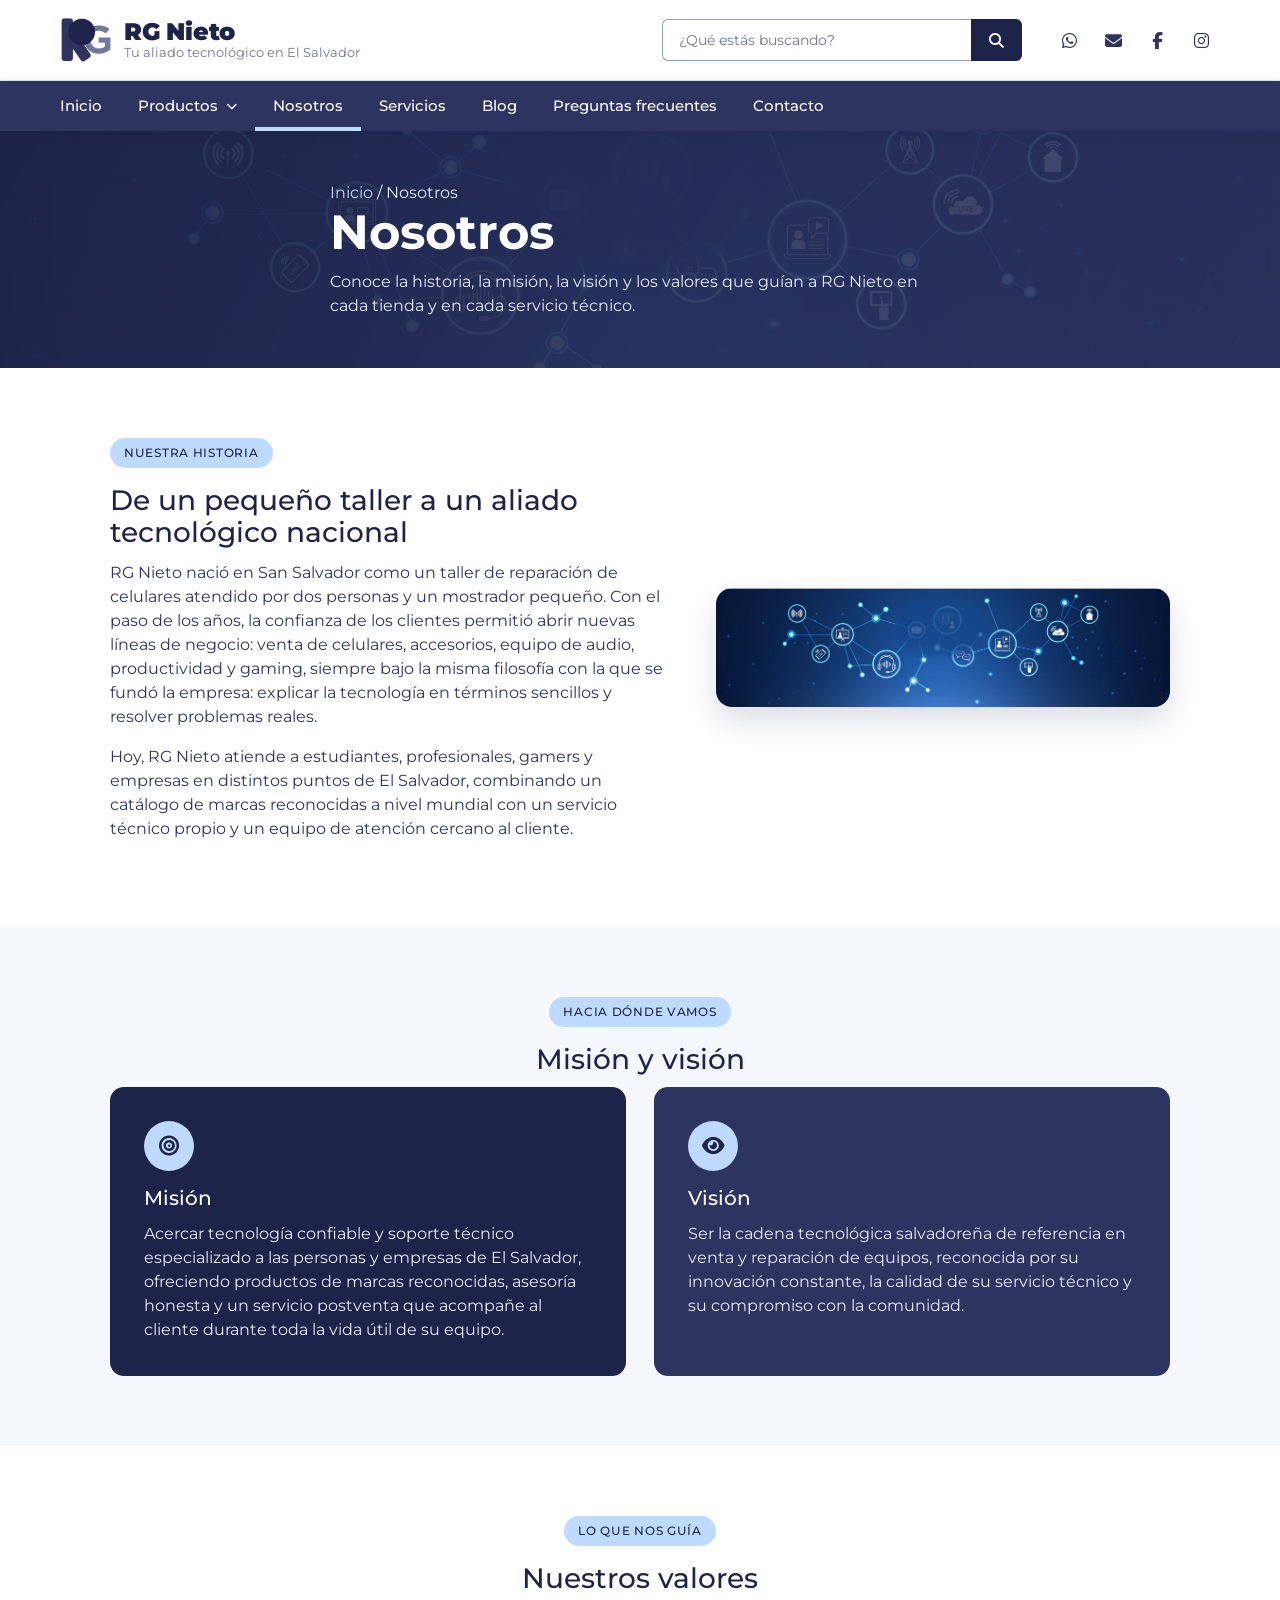
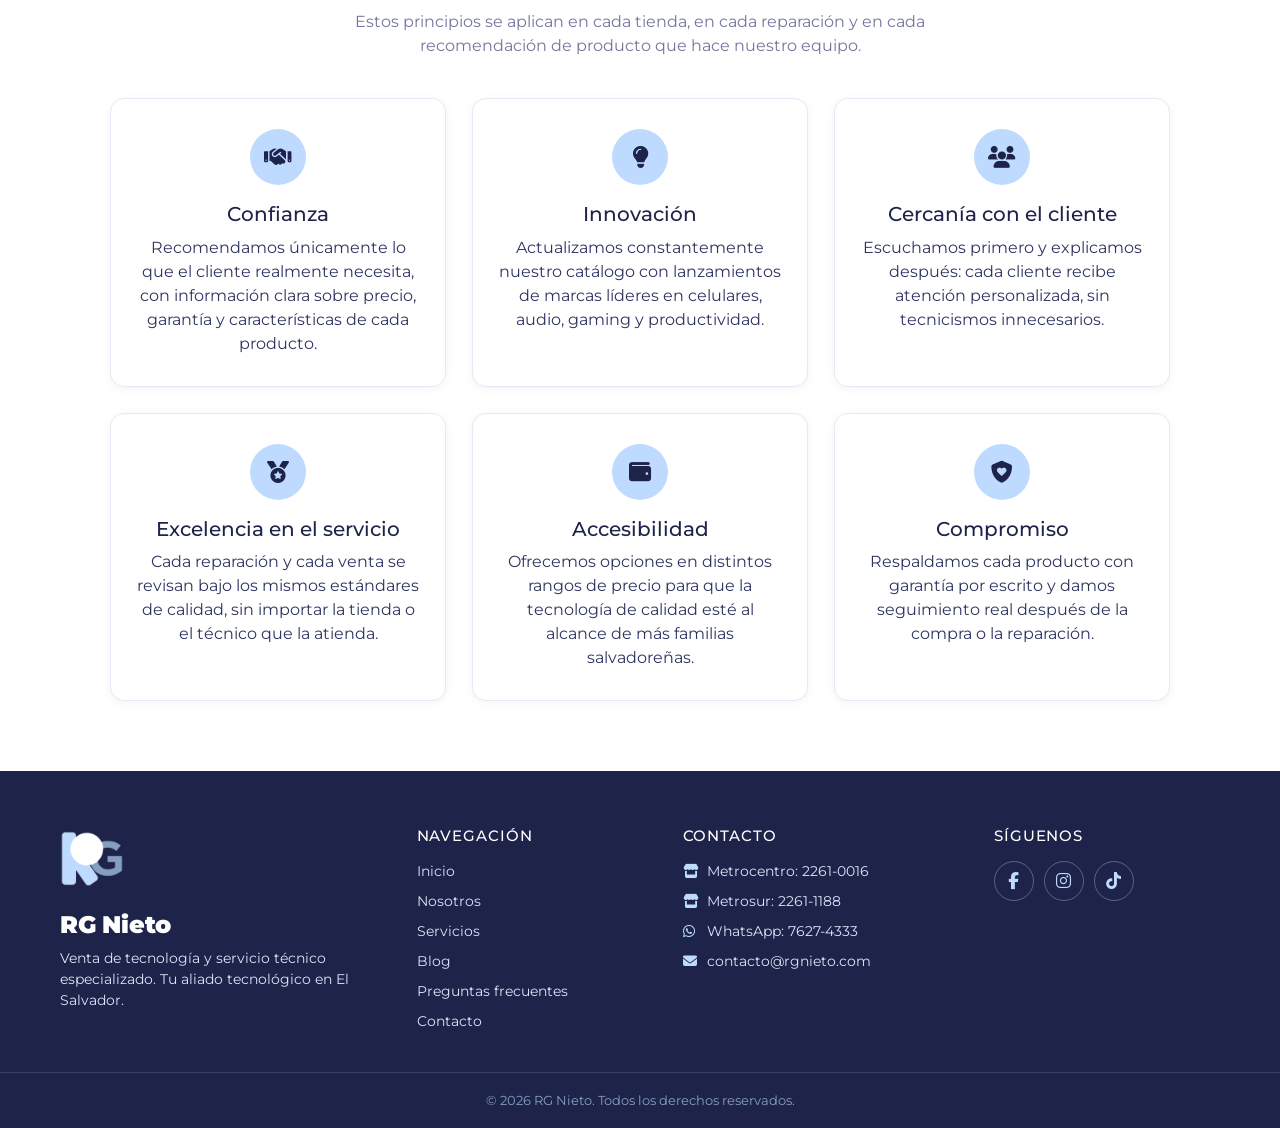
<file: nosotros.html>
<!DOCTYPE html>
<html lang="es">

<head>

	<meta charset="utf-8">
	<meta name="viewport" content="width=device-width, initial-scale=1">

	<title>Nosotros | RG Nieto El Salvador</title>
	<meta name="description" content="Conoce la historia, misión, visión y valores de RG Nieto, tu aliado tecnológico en El Salvador.">

	<link rel="icon" href="img/logo-isotipo.png" type="image/png">

	<!-- Tipografía: Montserrat como sustituto web de Gotham (Manual de Identidad Visual) -->
	<link rel="preconnect" href="https://fonts.googleapis.com">
	<link rel="preconnect" href="https://fonts.gstatic.com" crossorigin>
	<link href="https://fonts.googleapis.com/css2?family=Montserrat:wght@300;400;500;700;900&display=swap" rel="stylesheet">

	<link rel="stylesheet" href="https://cdnjs.cloudflare.com/ajax/libs/font-awesome/6.5.2/css/all.min.css">

	<link rel="stylesheet" href="css/tipografia.css">
	<link rel="stylesheet" href="css/estilos.css">
	<link rel="stylesheet" href="css/persona2.css">
	<link rel="stylesheet" href="css/paginas.css">
	<link rel="stylesheet" href="css/responsivo.css">

</head>

<body>

	<a class="saltar" href="#contenido">Saltar al contenido</a>

	<header class="encabezado">
		<div class="encabezado-interno">

			<a href="index.html" class="marca" aria-label="RG Nieto, ir al inicio">
				<img src="img/logo-isotipo.png" alt="" width="52" height="52">
				<span class="marca-texto">
					<span class="marca-nombre">RG Nieto</span>
					<span class="marca-lema">Tu aliado tecnológico en El Salvador</span>
				</span>
			</a>

			<form class="buscador" action="index.html" method="get" role="search">
				<label for="buscar" class="solo-lectores">Buscar productos</label>
				<input id="buscar" type="search" name="q" placeholder="¿Qué estás buscando?" autocomplete="off">
				<button type="submit" aria-label="Buscar"><i class="fa-solid fa-magnifying-glass"></i></button>
			</form>

			<div class="contacto-rapido" aria-label="Contacto rápido">
				<a href="https://wa.me/50376274333" title="WhatsApp" aria-label="WhatsApp" target="_blank" rel="noopener"><i class="fa-brands fa-whatsapp"></i></a>
				<a href="mailto:contacto@rgnieto.com" title="Correo electrónico" aria-label="Correo electrónico"><i class="fa-solid fa-envelope"></i></a>
				<a href="https://www.facebook.com/share/1EexZE797u/" title="Facebook" aria-label="Facebook" target="_blank" rel="noopener"><i class="fa-brands fa-facebook-f"></i></a>
				<a href="https://www.instagram.com/rgnieto_sv" title="Instagram" aria-label="Instagram" target="_blank" rel="noopener"><i class="fa-brands fa-instagram"></i></a>
			</div>

		</div>
	</header>

	<nav class="navegacion" aria-label="Navegación principal">

		<button class="menu-boton" type="button" aria-expanded="false" aria-controls="menu-principal">
			<i class="fa-solid fa-bars" aria-hidden="true"></i> Menú
		</button>

		<ul class="menu" id="menu-principal">
			<li><a href="index.html">Inicio</a></li>
			<li class="submenu">
				<button class="submenu-boton" type="button" aria-expanded="false" aria-controls="submenu-productos">
					Productos <i class="fa-solid fa-chevron-down" aria-hidden="true"></i>
				</button>
				<ul class="submenu-lista" id="submenu-productos">
					<li><a href="index.html#celulares"><i class="fa-solid fa-mobile-screen-button" aria-hidden="true"></i> Celulares</a></li>
					<li><a href="index.html#accesorios"><i class="fa-solid fa-plug" aria-hidden="true"></i> Accesorios</a></li>
					<li><a href="index.html#gaming"><i class="fa-solid fa-gamepad" aria-hidden="true"></i> Gaming</a></li>
					<li><a href="index.html#audio"><i class="fa-solid fa-headphones" aria-hidden="true"></i> Audio</a></li>
					<li><a href="index.html#productividad"><i class="fa-solid fa-laptop" aria-hidden="true"></i> Productividad</a></li>
					<li><a href="index.html#reparaciones"><i class="fa-solid fa-screwdriver-wrench" aria-hidden="true"></i> Reparaciones</a></li>
				</ul>
			</li>
			<li><a href="nosotros.html" aria-current="page">Nosotros</a></li>
			<li><a href="servicios.html">Servicios</a></li>
			<li><a href="blog.html">Blog</a></li>
			<li><a href="faq.html">Preguntas frecuentes</a></li>
			<li><a href="contacto.html">Contacto</a></li>
		</ul>

	</nav>

	<section class="banner-secundario">
		<div class="contenedor">
			<p class="migas"><a href="index.html">Inicio</a> / Nosotros</p>
			<h1>Nosotros</h1>
			<p>Conoce la historia, la misión, la visión y los valores que guían a RG Nieto en cada tienda y en
				cada servicio técnico.</p>
		</div>
	</section>

	<main id="contenido">

		<section class="seccion" id="historia">
			<div class="contenedor">
				<div class="historia-contenido">
					<div>
						<span class="etiqueta">Nuestra historia</span>
						<h2 class="titulo-seccion">De un pequeño taller a un aliado tecnológico nacional</h2>
						<p>
							RG Nieto nació en San Salvador como un taller de reparación de celulares atendido por
							dos personas y un mostrador pequeño. Con el paso de los años, la confianza de los
							clientes permitió abrir nuevas líneas de negocio: venta de celulares, accesorios,
							equipo de audio, productividad y gaming, siempre bajo la misma filosofía con la que
							se fundó la empresa: explicar la tecnología en términos sencillos y resolver
							problemas reales.
						</p>
						<p>
							Hoy, RG Nieto atiende a estudiantes, profesionales, gamers y empresas en distintos
							puntos de El Salvador, combinando un catálogo de marcas reconocidas a nivel mundial
							con un servicio técnico propio y un equipo de atención cercano al cliente.
						</p>
					</div>
					<div class="historia-imagen">
						<img src="img/banner-tecnologia.jpg" alt="Equipo de tecnología en el taller de RG Nieto">
					</div>
				</div>
			</div>
		</section>

		<section class="seccion fondo-claro" id="mision-vision">
			<div class="contenedor">
				<div class="encabezado-seccion">
					<span class="etiqueta">Hacia dónde vamos</span>
					<h2 class="titulo-seccion">Misión y visión</h2>
				</div>

				<div class="mision-vision">
					<article class="mv-tarjeta">
						<div class="icono"><i class="fa-solid fa-bullseye"></i></div>
						<h3>Misión</h3>
						<p>
							Acercar tecnología confiable y soporte técnico especializado a las personas y
							empresas de El Salvador, ofreciendo productos de marcas reconocidas, asesoría
							honesta y un servicio postventa que acompañe al cliente durante toda la vida útil
							de su equipo.
						</p>
					</article>

					<article class="mv-tarjeta mv-alterna">
						<div class="icono"><i class="fa-solid fa-eye"></i></div>
						<h3>Visión</h3>
						<p>
							Ser la cadena tecnológica salvadoreña de referencia en venta y reparación de
							equipos, reconocida por su innovación constante, la calidad de su servicio técnico
							y su compromiso con la comunidad.
						</p>
					</article>
				</div>
			</div>
		</section>

		<section class="seccion valores" id="valores">
			<div class="contenedor">
				<div class="encabezado-seccion">
					<span class="etiqueta">Lo que nos guía</span>
					<h2 class="titulo-seccion">Nuestros valores</h2>
					<p class="subtitulo-seccion">
						Estos principios se aplican en cada tienda, en cada reparación y en cada
						recomendación de producto que hace nuestro equipo.
					</p>
				</div>

				<div class="tarjetas-grid">

					<article class="tarjeta">
						<div class="icono"><i class="fa-solid fa-handshake"></i></div>
						<h3>Confianza</h3>
						<p>Recomendamos únicamente lo que el cliente realmente necesita, con información
							clara sobre precio, garantía y características de cada producto.</p>
					</article>

					<article class="tarjeta">
						<div class="icono"><i class="fa-solid fa-lightbulb"></i></div>
						<h3>Innovación</h3>
						<p>Actualizamos constantemente nuestro catálogo con lanzamientos de marcas líderes
							en celulares, audio, gaming y productividad.</p>
					</article>

					<article class="tarjeta">
						<div class="icono"><i class="fa-solid fa-users"></i></div>
						<h3>Cercanía con el cliente</h3>
						<p>Escuchamos primero y explicamos después: cada cliente recibe atención
							personalizada, sin tecnicismos innecesarios.</p>
					</article>

					<article class="tarjeta">
						<div class="icono"><i class="fa-solid fa-medal"></i></div>
						<h3>Excelencia en el servicio</h3>
						<p>Cada reparación y cada venta se revisan bajo los mismos estándares de calidad,
							sin importar la tienda o el técnico que la atienda.</p>
					</article>

					<article class="tarjeta">
						<div class="icono"><i class="fa-solid fa-wallet"></i></div>
						<h3>Accesibilidad</h3>
						<p>Ofrecemos opciones en distintos rangos de precio para que la tecnología de
							calidad esté al alcance de más familias salvadoreñas.</p>
					</article>

					<article class="tarjeta">
						<div class="icono"><i class="fa-solid fa-shield-heart"></i></div>
						<h3>Compromiso</h3>
						<p>Respaldamos cada producto con garantía por escrito y damos seguimiento real
							después de la compra o la reparación.</p>
					</article>

				</div>
			</div>
		</section>

	</main>

	<footer class="pie">

		<div class="pie-interno">

			<div class="pie-marca">
				<img src="img/logo-negativo.png" alt="" width="64" height="64">
				<span class="marca-nombre">RG Nieto</span>
				<p>Venta de tecnología y servicio técnico especializado. Tu aliado tecnológico en El Salvador.</p>
			</div>

			<div>
				<h2>Navegación</h2>
				<ul>
					<li><a href="index.html">Inicio</a></li>
					<li><a href="nosotros.html">Nosotros</a></li>
					<li><a href="servicios.html">Servicios</a></li>
					<li><a href="blog.html">Blog</a></li>
					<li><a href="faq.html">Preguntas frecuentes</a></li>
					<li><a href="contacto.html">Contacto</a></li>
				</ul>
			</div>

			<div>
				<h2>Contacto</h2>
				<ul>
					<li><i class="fa-solid fa-store" aria-hidden="true"></i>Metrocentro: <a href="tel:+50322610016">2261-0016</a></li>
					<li><i class="fa-solid fa-store" aria-hidden="true"></i>Metrosur: <a href="tel:+50322611188">2261-1188</a></li>
					<li><i class="fa-brands fa-whatsapp" aria-hidden="true"></i>WhatsApp: <a href="https://wa.me/50376274333" target="_blank" rel="noopener">7627-4333</a></li>
					<li><i class="fa-solid fa-envelope" aria-hidden="true"></i><a href="mailto:contacto@rgnieto.com">contacto@rgnieto.com</a></li>
				</ul>
			</div>

			<div>
				<h2>Síguenos</h2>
				<div class="redes-sociales">
					<a href="https://www.facebook.com/share/1EexZE797u/" aria-label="Facebook" target="_blank" rel="noopener"><i class="fa-brands fa-facebook-f"></i></a>
					<a href="https://www.instagram.com/rgnieto_sv" aria-label="Instagram" target="_blank" rel="noopener"><i class="fa-brands fa-instagram"></i></a>
					<a href="https://www.tiktok.com/@rg.nieto.sa.de.cv" aria-label="TikTok" target="_blank" rel="noopener"><i class="fa-brands fa-tiktok"></i></a>
				</div>
			</div>

		</div>

		<div class="pie-legal">
			<p>© 2026 RG Nieto. Todos los derechos reservados.</p>
		</div>

	</footer>

	<script src="js/navegacion.js"></script>

</body>

</html>
</file>
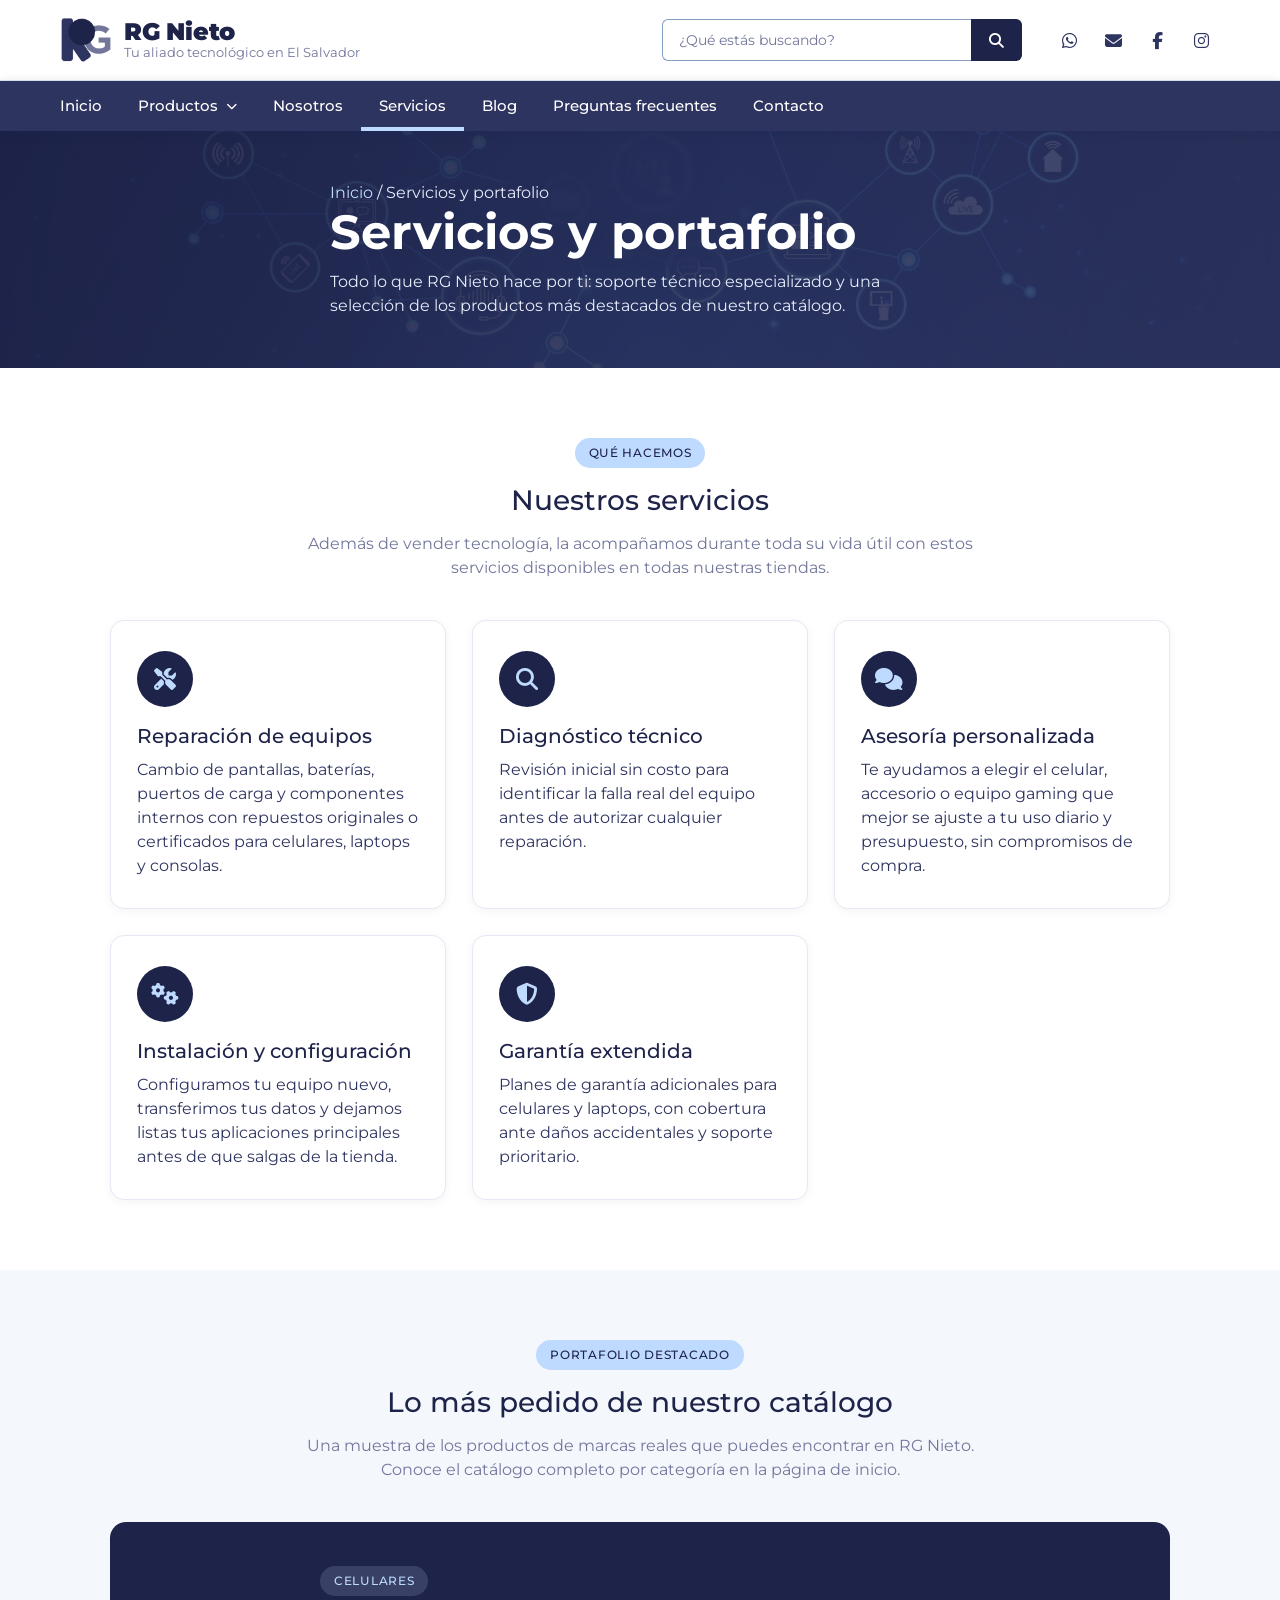
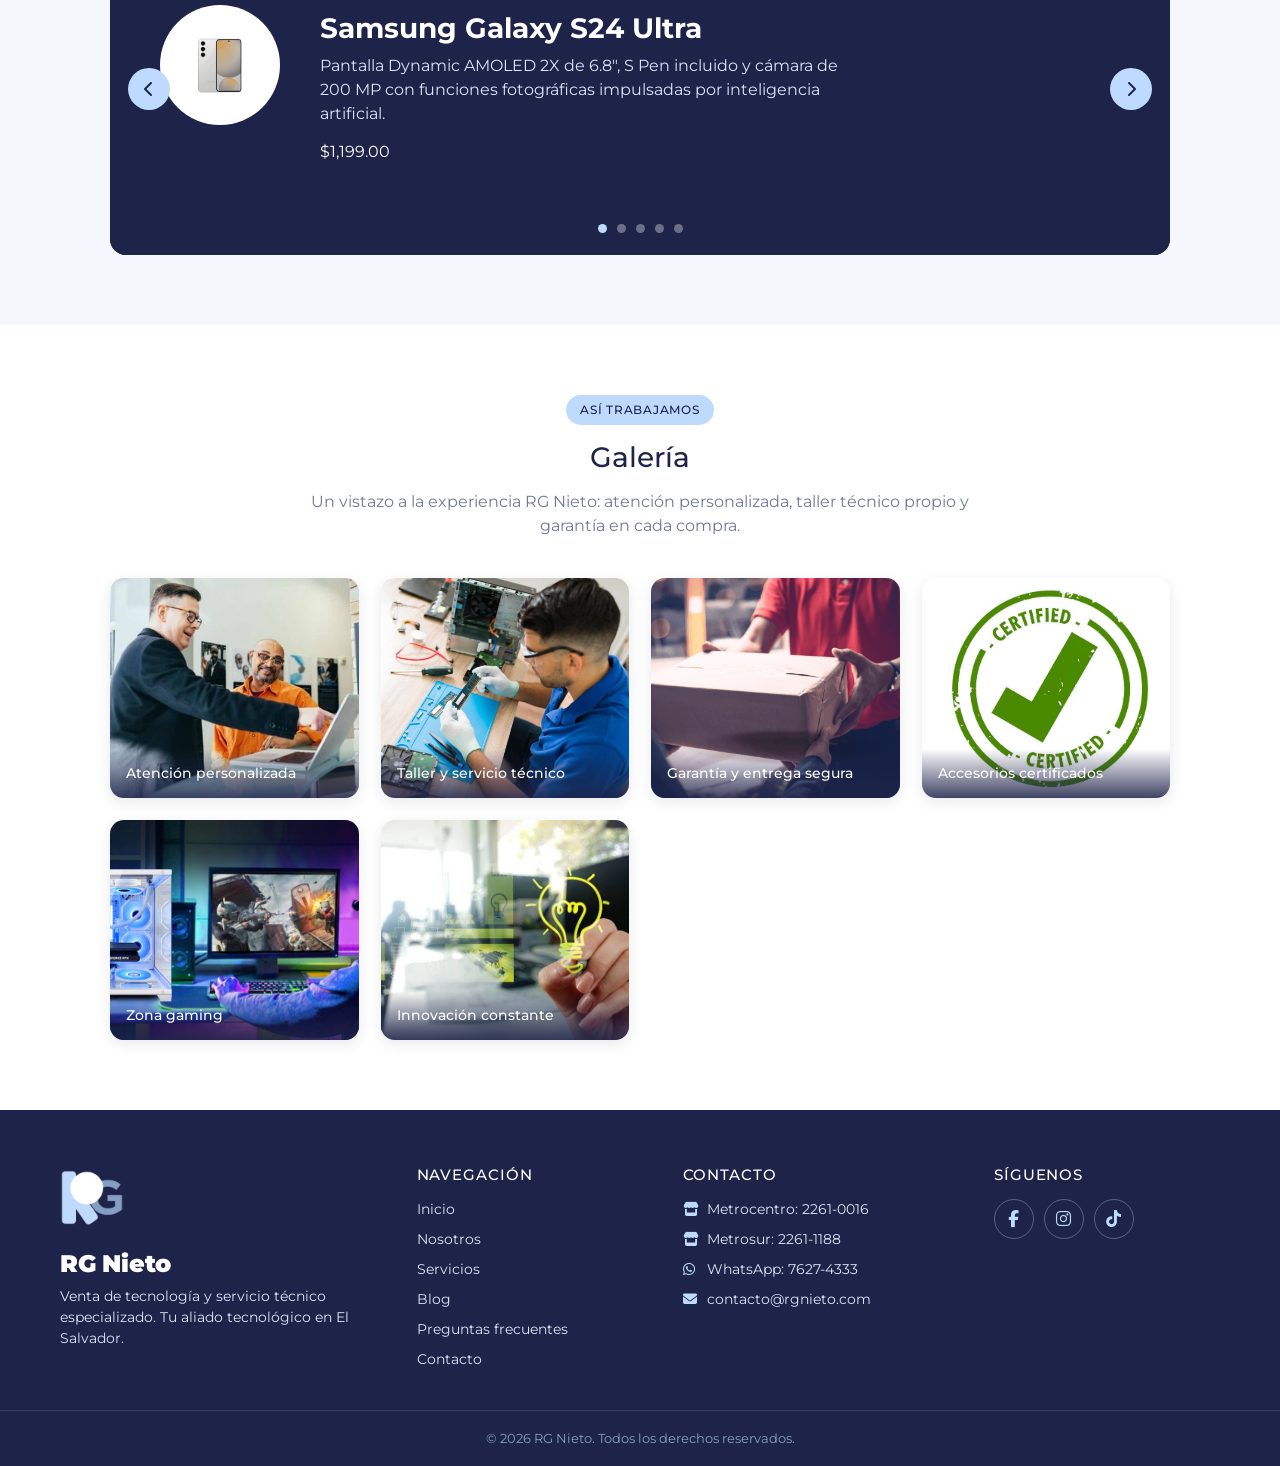
<file: servicios.html>
<!DOCTYPE html>
<html lang="es">

<head>

	<meta charset="utf-8">
	<meta name="viewport" content="width=device-width, initial-scale=1">

	<title>Servicios y portafolio | RG Nieto El Salvador</title>
	<meta name="description" content="Servicios técnicos, catálogo destacado y galería de RG Nieto, tu aliado tecnológico en El Salvador.">

	<link rel="icon" href="img/logo-isotipo.png" type="image/png">

	<!-- Tipografía: Montserrat como sustituto web de Gotham (Manual de Identidad Visual) -->
	<link rel="preconnect" href="https://fonts.googleapis.com">
	<link rel="preconnect" href="https://fonts.gstatic.com" crossorigin>
	<link href="https://fonts.googleapis.com/css2?family=Montserrat:wght@300;400;500;700;900&display=swap" rel="stylesheet">

	<link rel="stylesheet" href="https://cdnjs.cloudflare.com/ajax/libs/font-awesome/6.5.2/css/all.min.css">

	<link rel="stylesheet" href="css/tipografia.css">
	<link rel="stylesheet" href="css/estilos.css">
	<link rel="stylesheet" href="css/persona2.css">
	<link rel="stylesheet" href="css/paginas.css">
	<link rel="stylesheet" href="css/responsivo.css">

</head>

<body>

	<a class="saltar" href="#contenido">Saltar al contenido</a>

	<header class="encabezado">
		<div class="encabezado-interno">

			<a href="index.html" class="marca" aria-label="RG Nieto, ir al inicio">
				<img src="img/logo-isotipo.png" alt="" width="52" height="52">
				<span class="marca-texto">
					<span class="marca-nombre">RG Nieto</span>
					<span class="marca-lema">Tu aliado tecnológico en El Salvador</span>
				</span>
			</a>

			<form class="buscador" action="index.html" method="get" role="search">
				<label for="buscar" class="solo-lectores">Buscar productos</label>
				<input id="buscar" type="search" name="q" placeholder="¿Qué estás buscando?" autocomplete="off">
				<button type="submit" aria-label="Buscar"><i class="fa-solid fa-magnifying-glass"></i></button>
			</form>

			<div class="contacto-rapido" aria-label="Contacto rápido">
				<a href="https://wa.me/50376274333" title="WhatsApp" aria-label="WhatsApp" target="_blank" rel="noopener"><i class="fa-brands fa-whatsapp"></i></a>
				<a href="mailto:contacto@rgnieto.com" title="Correo electrónico" aria-label="Correo electrónico"><i class="fa-solid fa-envelope"></i></a>
				<a href="https://www.facebook.com/share/1EexZE797u/" title="Facebook" aria-label="Facebook" target="_blank" rel="noopener"><i class="fa-brands fa-facebook-f"></i></a>
				<a href="https://www.instagram.com/rgnieto_sv" title="Instagram" aria-label="Instagram" target="_blank" rel="noopener"><i class="fa-brands fa-instagram"></i></a>
			</div>

		</div>
	</header>

	<nav class="navegacion" aria-label="Navegación principal">

		<button class="menu-boton" type="button" aria-expanded="false" aria-controls="menu-principal">
			<i class="fa-solid fa-bars" aria-hidden="true"></i> Menú
		</button>

		<ul class="menu" id="menu-principal">
			<li><a href="index.html">Inicio</a></li>
			<li class="submenu">
				<button class="submenu-boton" type="button" aria-expanded="false" aria-controls="submenu-productos">
					Productos <i class="fa-solid fa-chevron-down" aria-hidden="true"></i>
				</button>
				<ul class="submenu-lista" id="submenu-productos">
					<li><a href="index.html#celulares"><i class="fa-solid fa-mobile-screen-button" aria-hidden="true"></i> Celulares</a></li>
					<li><a href="index.html#accesorios"><i class="fa-solid fa-plug" aria-hidden="true"></i> Accesorios</a></li>
					<li><a href="index.html#gaming"><i class="fa-solid fa-gamepad" aria-hidden="true"></i> Gaming</a></li>
					<li><a href="index.html#audio"><i class="fa-solid fa-headphones" aria-hidden="true"></i> Audio</a></li>
					<li><a href="index.html#productividad"><i class="fa-solid fa-laptop" aria-hidden="true"></i> Productividad</a></li>
					<li><a href="index.html#reparaciones"><i class="fa-solid fa-screwdriver-wrench" aria-hidden="true"></i> Reparaciones</a></li>
				</ul>
			</li>
			<li><a href="nosotros.html">Nosotros</a></li>
			<li><a href="servicios.html" aria-current="page">Servicios</a></li>
			<li><a href="blog.html">Blog</a></li>
			<li><a href="faq.html">Preguntas frecuentes</a></li>
			<li><a href="contacto.html">Contacto</a></li>
		</ul>

	</nav>

	<section class="banner-secundario">
		<div class="contenedor">
			<p class="migas"><a href="index.html">Inicio</a> / Servicios y portafolio</p>
			<h1>Servicios y portafolio</h1>
			<p>Todo lo que RG Nieto hace por ti: soporte técnico especializado y una selección de los
				productos más destacados de nuestro catálogo.</p>
		</div>
	</section>

	<main id="contenido">

		<section class="seccion" id="lista-servicios">
			<div class="contenedor">
				<div class="encabezado-seccion">
					<span class="etiqueta">Qué hacemos</span>
					<h2 class="titulo-seccion">Nuestros servicios</h2>
					<p class="subtitulo-seccion">
						Además de vender tecnología, la acompañamos durante toda su vida útil con estos
						servicios disponibles en todas nuestras tiendas.
					</p>
				</div>

				<div class="tarjetas-grid">

					<article class="tarjeta">
						<div class="icono"><i class="fa-solid fa-screwdriver-wrench"></i></div>
						<h3>Reparación de equipos</h3>
						<p>Cambio de pantallas, baterías, puertos de carga y componentes internos con
							repuestos originales o certificados para celulares, laptops y consolas.</p>
					</article>

					<article class="tarjeta">
						<div class="icono"><i class="fa-solid fa-magnifying-glass"></i></div>
						<h3>Diagnóstico técnico</h3>
						<p>Revisión inicial sin costo para identificar la falla real del equipo antes de
							autorizar cualquier reparación.</p>
					</article>

					<article class="tarjeta">
						<div class="icono"><i class="fa-solid fa-comments"></i></div>
						<h3>Asesoría personalizada</h3>
						<p>Te ayudamos a elegir el celular, accesorio o equipo gaming que mejor se ajuste a
							tu uso diario y presupuesto, sin compromisos de compra.</p>
					</article>

					<article class="tarjeta">
						<div class="icono"><i class="fa-solid fa-gears"></i></div>
						<h3>Instalación y configuración</h3>
						<p>Configuramos tu equipo nuevo, transferimos tus datos y dejamos listas tus
							aplicaciones principales antes de que salgas de la tienda.</p>
					</article>

					<article class="tarjeta">
						<div class="icono"><i class="fa-solid fa-shield-halved"></i></div>
						<h3>Garantía extendida</h3>
						<p>Planes de garantía adicionales para celulares y laptops, con cobertura ante
							daños accidentales y soporte prioritario.</p>
					</article>

				</div>
			</div>
		</section>

		<section class="seccion fondo-claro" id="portafolio">
			<div class="contenedor">
				<div class="encabezado-seccion">
					<span class="etiqueta">Portafolio destacado</span>
					<h2 class="titulo-seccion">Lo más pedido de nuestro catálogo</h2>
					<p class="subtitulo-seccion">
						Una muestra de los productos de marcas reales que puedes encontrar en RG Nieto.
						Conoce el catálogo completo por categoría en la página de inicio.
					</p>
				</div>

				<div class="carrusel" data-carrusel>
					<div class="carrusel-track">

						<!-- Slide 1: Celulares -->
						<div class="carrusel-slide">
							<div class="imagen-slide">
								<img src="img/SS24.jpg" alt="Samsung Galaxy S24 Ultra">
							</div>
							<div>
								<span class="etiqueta">Celulares</span>
								<h3>Samsung Galaxy S24 Ultra</h3>
								<p>Pantalla Dynamic AMOLED 2X de 6.8", S Pen incluido y cámara de 200 MP con funciones fotográficas impulsadas por inteligencia artificial.</p>
								<span class="precio">$1,199.00</span>
							</div>
						</div>

						<!-- Slide 2: Productividad -->
						<div class="carrusel-slide">
							<div class="imagen-slide">
								<img src="img/applemcbook.jpg" alt="Apple MacBook Air M2">
							</div>
							<div>
								<span class="etiqueta">Productividad</span>
								<h3>Apple MacBook Air M2</h3>
								<p>Chip M2 de Apple, hasta 18 horas de batería y un diseño delgado ideal para trabajo, estudio y edición ligera de contenido.</p>
								<span class="precio">$1,099.00</span>
							</div>
						</div>

						<!-- Slide 3: Audio -->
						<div class="carrusel-slide">
							<div class="imagen-slide">
								<img src="img/sonywh.jpg" alt="Sony WH-1000XM5">
							</div>
							<div>
								<span class="etiqueta">Audio</span>
								<h3>Sony WH-1000XM5</h3>
								<p>Cancelación de ruido líder en la industria, hasta 30 horas de batería y llamadas más claras gracias a sus micrófonos con inteligencia artificial.</p>
								<span class="precio">$399.99</span>
							</div>
						</div>

						<!-- Slide 4: Gaming -->
						<div class="carrusel-slide">
							<div class="imagen-slide">
								<img src="img/asusROG.jpg" alt="ASUS ROG Strix G16">
							</div>
							<div>
								<span class="etiqueta">Gaming</span>
								<h3>ASUS ROG Strix G16</h3>
								<p>Laptop gamer con procesador Intel Core i7, tarjeta gráfica NVIDIA GeForce RTX y pantalla de 165 Hz para juegos exigentes.</p>
								<span class="precio">$1,449.00</span>
							</div>
						</div>

						<!-- Slide 5: Audio -->
						<div class="carrusel-slide">
							<div class="imagen-slide">
								<img src="img/JBLflip.jpg" alt="JBL Flip 6">
							</div>
							<div>
								<span class="etiqueta">Audio</span>
								<h3>JBL Flip 6</h3>
								<p>Parlante Bluetooth portátil resistente al agua (IP67), con sonido PartyBoost para conectar varios parlantes al mismo tiempo.</p>
								<span class="precio">$129.99</span>
							</div>
						</div>

					</div>

					<div class="carrusel-controles">
						<button class="carrusel-boton" data-carrusel-anterior aria-label="Producto anterior">
							<i class="fa-solid fa-chevron-left"></i>
						</button>
						<button class="carrusel-boton" data-carrusel-siguiente aria-label="Siguiente producto">
							<i class="fa-solid fa-chevron-right"></i>
						</button>
					</div>

					<div class="carrusel-puntos" data-carrusel-puntos></div>
				</div>
			</div>
		</section>

		<section class="seccion" id="galeria">
			<div class="contenedor">
				<div class="encabezado-seccion">
					<span class="etiqueta">Así trabajamos</span>
					<h2 class="titulo-seccion">Galería</h2>
					<p class="subtitulo-seccion">
						Un vistazo a la experiencia RG Nieto: atención personalizada, taller técnico propio
						y garantía en cada compra.
					</p>
				</div>

				<div class="galeria-grid">

					<a href="#foto-atencion" class="galeria-item">
						<img src="img/galeria/atencionper.jpg" alt="Atención personalizada en tienda RG Nieto">
						<span class="galeria-caption">Atención personalizada</span>
					</a>

					<a href="#foto-taller" class="galeria-item">
						<img src="img/galeria/talleryservicio.jpg" alt="Taller de servicio técnico RG Nieto">
						<span class="galeria-caption">Taller y servicio técnico</span>
					</a>

					<a href="#foto-garantia" class="galeria-item">
						<img src="img/galeria/delivery.png" alt="Garantía y entrega segura RG Nieto">
						<span class="galeria-caption">Garantía y entrega segura</span>
					</a>

					<a href="#foto-accesorios" class="galeria-item">
						<img src="img/galeria/Certificado.jpg" alt="Accesorios certificados RG Nieto">
						<span class="galeria-caption">Accesorios certificados</span>
					</a>

					<a href="#foto-gaming" class="galeria-item">
						<img src="img/galeria/zonagaming.jpg" alt="Zona gaming RG Nieto">
						<span class="galeria-caption">Zona gaming</span>
					</a>

					<a href="#foto-innovacion" class="galeria-item">
						<img src="img/galeria/innovacion.jpg" alt="Innovación constante RG Nieto">
						<span class="galeria-caption">Innovación constante</span>
					</a>

				</div>
			</div>
		</section>

	</main>

	<!-- Lightbox de la galería (solo CSS) -->
	<div class="lightbox" id="foto-atencion">
		<a href="#galeria" class="lightbox-cerrar" aria-label="Cerrar">✕</a>
		<img src="img/galeria/atencionper.jpg" alt="Atención personalizada en tienda RG Nieto">
	</div>
	<div class="lightbox" id="foto-taller">
		<a href="#galeria" class="lightbox-cerrar" aria-label="Cerrar">✕</a>
		<img src="img/galeria/talleryservicio.jpg" alt="Taller de servicio técnico RG Nieto">
	</div>
	<div class="lightbox" id="foto-garantia">
		<a href="#galeria" class="lightbox-cerrar" aria-label="Cerrar">✕</a>
		<img src="img/galeria/delivery.png" alt="Garantía y entrega segura RG Nieto">
	</div>
	<div class="lightbox" id="foto-accesorios">
		<a href="#galeria" class="lightbox-cerrar" aria-label="Cerrar">✕</a>
		<img src="img/galeria/Certificado.jpg" alt="Accesorios certificados RG Nieto">
	</div>
	<div class="lightbox" id="foto-gaming">
		<a href="#galeria" class="lightbox-cerrar" aria-label="Cerrar">✕</a>
		<img src="img/galeria/zonagaming.jpg" alt="Zona gaming RG Nieto">
	</div>
	<div class="lightbox" id="foto-innovacion">
		<a href="#galeria" class="lightbox-cerrar" aria-label="Cerrar">✕</a>
		<img src="img/galeria/innovacion.jpg" alt="Innovación constante RG Nieto">
	</div>

	<footer class="pie">

		<div class="pie-interno">

			<div class="pie-marca">
				<img src="img/logo-negativo.png" alt="" width="64" height="64">
				<span class="marca-nombre">RG Nieto</span>
				<p>Venta de tecnología y servicio técnico especializado. Tu aliado tecnológico en El Salvador.</p>
			</div>

			<div>
				<h2>Navegación</h2>
				<ul>
					<li><a href="index.html">Inicio</a></li>
					<li><a href="nosotros.html">Nosotros</a></li>
					<li><a href="servicios.html">Servicios</a></li>
					<li><a href="blog.html">Blog</a></li>
					<li><a href="faq.html">Preguntas frecuentes</a></li>
					<li><a href="contacto.html">Contacto</a></li>
				</ul>
			</div>

			<div>
				<h2>Contacto</h2>
				<ul>
					<li><i class="fa-solid fa-store" aria-hidden="true"></i>Metrocentro: <a href="tel:+50322610016">2261-0016</a></li>
					<li><i class="fa-solid fa-store" aria-hidden="true"></i>Metrosur: <a href="tel:+50322611188">2261-1188</a></li>
					<li><i class="fa-brands fa-whatsapp" aria-hidden="true"></i>WhatsApp: <a href="https://wa.me/50376274333" target="_blank" rel="noopener">7627-4333</a></li>
					<li><i class="fa-solid fa-envelope" aria-hidden="true"></i><a href="mailto:contacto@rgnieto.com">contacto@rgnieto.com</a></li>
				</ul>
			</div>

			<div>
				<h2>Síguenos</h2>
				<div class="redes-sociales">
					<a href="https://www.facebook.com/share/1EexZE797u/" aria-label="Facebook" target="_blank" rel="noopener"><i class="fa-brands fa-facebook-f"></i></a>
					<a href="https://www.instagram.com/rgnieto_sv" aria-label="Instagram" target="_blank" rel="noopener"><i class="fa-brands fa-instagram"></i></a>
					<a href="https://www.tiktok.com/@rg.nieto.sa.de.cv" aria-label="TikTok" target="_blank" rel="noopener"><i class="fa-brands fa-tiktok"></i></a>
				</div>
			</div>

		</div>

		<div class="pie-legal">
			<p>© 2026 RG Nieto. Todos los derechos reservados.</p>
		</div>

	</footer>

	<script src="js/navegacion.js"></script>
	<script src="js/carrusel.js"></script>

</body>

</html>
</file>
<file: css/tipografia.css>
/* ==========================================================================
   TIPOGRAFÍA CORPORATIVA — RG Nieto (Persona 1, Sprint III)
   Basado en el Manual de Identidad Visual, sección "Tipografía corporativa".

   Gotham es la tipografía oficial, pero no tiene licencia web gratuita.
   Se usa Montserrat (Google Fonts), que el manual define como la alternativa
   gratuita más cercana a Gotham en proporción y peso geométrico.
   Si en el futuro se adquiere la licencia web de Gotham, basta con cargarla:
   la pila de fuentes ya la pone en primer lugar.

   Equivalencia de pesos (siempre pesos reales, nunca negritas "falsas"):
     Gotham Black  -> Montserrat 900  (logotipo / wordmark)
     Gotham Bold   -> Montserrat 700  (H1, titulares grandes)
     Gotham Medium -> Montserrat 500  (H2, H3, botones, destacados)
     Gotham Book   -> Montserrat 400  (texto corrido)
     Gotham Light  -> Montserrat 300  (notas; nunca en tamaños pequeños)
   ========================================================================== */

:root {
    /* Familia */
    --fuente-marca: 'Gotham', 'Montserrat', 'Helvetica Neue', Arial, sans-serif;

    /* Pesos */
    --peso-black: 900;
    --peso-bold: 700;
    --peso-medium: 500;
    --peso-book: 400;
    --peso-light: 300;

    /* Jerarquía web del manual (px) */
    --fs-h1: clamp(32px, 2.2rem + 1.2vw, 48px);   /* 32–48 px, Bold   */
    --fs-h2: clamp(24px, 1.3rem + 0.6vw, 28px);   /* 24–28 px, Medium */
    --fs-h3: clamp(18px, 1rem + 0.3vw, 20px);     /* 18–20 px, Medium */
    --fs-cuerpo: 16px;                            /* 16 px, Book      */
    --fs-secundario: 14px;                        /* mínimo de lectura web */
    --fs-nota: 13px;                              /* pie de página / notas 12–13 px */

    /* Interlineado */
    --lh-cuerpo: 1.5;      /* 1.4–1.5 x en texto corrido */
    --lh-titulo: 1.15;     /* 1.1–1.2 x en títulos       */

    /* Tracking para mayúsculas (botones, etiquetas): +0.05em a +0.08em */
    --tracking-mayus: 0.06em;

    /* Color de texto (manual: azul medianoche / azul noche sobre fondos claros) */
    --texto-principal: #1E2349;
    --texto-cuerpo: #2E3460;
    --texto-apoyo: #72769B;
}

/* ---------- Base ---------- */

body {
    font-family: var(--fuente-marca);
    font-weight: var(--peso-book);
    font-size: var(--fs-cuerpo);
    line-height: var(--lh-cuerpo);
    color: var(--texto-cuerpo);
    -webkit-font-smoothing: antialiased;
    -moz-osx-font-smoothing: grayscale;
    font-synthesis: none; /* evita negritas y cursivas generadas por el navegador */
}

h1, h2, h3, h4 {
    font-family: var(--fuente-marca);
    color: var(--texto-principal);
    line-height: var(--lh-titulo);
    margin-top: 0;
}

h1 {
    font-size: var(--fs-h1);
    font-weight: var(--peso-bold);
}

h2 {
    font-size: var(--fs-h2);
    font-weight: var(--peso-medium);
}

h3 {
    font-size: var(--fs-h3);
    font-weight: var(--peso-medium);
}

p, li {
    font-size: var(--fs-cuerpo);
    line-height: var(--lh-cuerpo);
}

small,
.nota {
    font-size: var(--fs-nota);
    font-weight: var(--peso-book);
    line-height: 1.45;
}

button,
input,
select,
textarea {
    font-family: var(--fuente-marca);
}

/* Mayúsculas sostenidas solo en etiquetas y botones cortos, con tracking */
.etiqueta,
.mayusculas {
    text-transform: uppercase;
    letter-spacing: var(--tracking-mayus);
}
</file>
<file: css/estilos.css>
/* ==========================================================================
   ESTILOS GLOBALES — RG Nieto
   Estructura compartida por todas las páginas: encabezado, navegación,
   banner, buscador y pie de página.
   Refinamiento UI/UX Sprint III (Persona 1). La tipografía vive en
   css/tipografia.css y los componentes de contenido en css/persona2.css.

   Paleta institucional (Manual de Identidad Visual):
   #1E2349 Azul medianoche · #2E3460 Azul noche · #72769B Violeta azulado
   #859FC2 Azul grisáceo   · #BEDAFF Azul pastel (solo acentos, nunca texto
   sobre fondos claros)
   ========================================================================== */

:root {
    --azul-medianoche: #1E2349;
    --azul-noche: #2E3460;
    --violeta-azulado: #72769B;
    --azul-grisaceo: #859FC2;
    --azul-pastel: #BEDAFF;
    --fondo-claro: #F4F7FC;
    --borde-suave: #E4E9F5;
    --margen-lateral: 60px;
}

*,
*::before,
*::after {
    box-sizing: border-box;
}

html {
    scroll-behavior: smooth;
    scroll-padding-top: 70px; /* evita que el menú fijo tape los títulos al saltar a una sección */
}

body {
    margin: 0;
    background-color: #ffffff;
}

img {
    max-width: 100%;
    height: auto;
}

/* ---------- Accesibilidad ---------- */

.saltar {
    position: absolute;
    left: 16px;
    top: -60px;
    z-index: 3000;
    background-color: var(--azul-medianoche);
    color: #ffffff;
    padding: 10px 18px;
    border-radius: 6px;
    text-decoration: none;
    font-weight: var(--peso-medium);
    transition: top 0.2s ease;
}

.saltar:focus {
    top: 12px;
}

.solo-lectores {
    position: absolute;
    width: 1px;
    height: 1px;
    padding: 0;
    margin: -1px;
    overflow: hidden;
    clip: rect(0, 0, 0, 0);
    white-space: nowrap;
    border: 0;
}

:focus-visible {
    outline: 3px solid var(--azul-grisaceo);
    outline-offset: 2px;
}

/* ---------- Encabezado (logo positivo sobre fondo claro, según manual) ---------- */

.encabezado {
    background-color: #ffffff;
    border-bottom: 1px solid var(--borde-suave);
}

.encabezado-interno {
    margin: 0 auto;
    padding: 14px var(--margen-lateral);
    display: flex;
    align-items: center;
    gap: 28px;
}

.marca {
    display: flex;
    align-items: center;
    gap: 12px;
    text-decoration: none;
    flex-shrink: 0;
}

.marca img {
    width: 52px;
    height: 52px;
    object-fit: contain;
}

.marca-texto {
    display: flex;
    flex-direction: column;
}

.marca-nombre {
    font-weight: var(--peso-black);
    font-size: 24px;
    line-height: 1.05;
    color: var(--azul-medianoche);
    letter-spacing: -0.01em;
}

.marca-lema {
    font-size: var(--fs-nota);
    font-weight: var(--peso-book);
    color: var(--violeta-azulado);
    line-height: 1.3;
}

/* ---------- Buscador ---------- */

.buscador {
    margin-left: auto;
    display: flex;
    align-items: stretch;
    width: 100%;
    max-width: 360px;
}

.buscador input {
    flex: 1;
    min-width: 0;
    padding: 11px 16px;
    border: 1px solid var(--azul-grisaceo);
    border-right: none;
    border-radius: 6px 0 0 6px;
    font-size: var(--fs-secundario);
    color: var(--azul-medianoche);
    background-color: #ffffff;
}

.buscador input::placeholder {
    color: var(--violeta-azulado);
}

.buscador input:focus {
    outline: none;
    border-color: var(--azul-medianoche);
    box-shadow: 0 0 0 3px rgba(133, 159, 194, 0.35);
}

.buscador button {
    padding: 0 18px;
    border: none;
    border-radius: 0 6px 6px 0;
    background-color: var(--azul-medianoche);
    color: #ffffff;
    font-size: 15px;
    cursor: pointer;
}

.buscador button:hover {
    background-color: var(--azul-noche);
}

/* ---------- Contacto rápido (íconos en el encabezado) ---------- */

.contacto-rapido {
    display: flex;
    align-items: center;
    gap: 6px;
}

.contacto-rapido a {
    width: 38px;
    height: 38px;
    border-radius: 50%;
    display: flex;
    align-items: center;
    justify-content: center;
    color: var(--azul-noche);
    font-size: 17px;
    text-decoration: none;
    transition: background-color 0.2s ease, color 0.2s ease;
}

.contacto-rapido a:hover {
    background-color: var(--azul-pastel);
    color: var(--azul-medianoche);
}

/* ---------- Navegación principal ---------- */

.navegacion {
    background-color: var(--azul-noche);
    position: sticky;
    top: 0;
    z-index: 1000;
    box-shadow: 0 2px 10px rgba(30, 35, 73, 0.18);
}

.menu-boton {
    display: none; /* solo visible en pantallas pequeñas */
}

.menu {
    list-style: none;
    margin: 0 auto;
    padding: 0 calc(var(--margen-lateral) - 18px);
    display: flex;
    align-items: stretch;
}

.menu > li {
    position: relative;
}

.menu a,
.submenu-boton {
    display: flex;
    align-items: center;
    gap: 8px;
    height: 100%;
    padding: 16px 18px;
    color: #ffffff;
    text-decoration: none;
    font-family: var(--fuente-marca);
    font-size: 15px;
    font-weight: var(--peso-medium);
    line-height: 1.2;
    background: none;
    border: none;
    cursor: pointer;
    transition: background-color 0.2s ease, color 0.2s ease;
}

.submenu-boton i {
    font-size: 11px;
    transition: transform 0.2s ease;
}

.menu > li > a:hover,
.submenu-boton:hover,
.submenu.abierto > .submenu-boton {
    background-color: var(--azul-medianoche);
}

/* Página actual: barra inferior en azul pastel (acento, no texto) */
.menu a[aria-current="page"] {
    box-shadow: inset 0 -4px 0 var(--azul-pastel);
}

/* Submenú de productos */
.submenu-lista {
    list-style: none;
    margin: 0;
    padding: 8px 0;
    position: absolute;
    top: 100%;
    left: 0;
    min-width: 230px;
    background-color: #ffffff;
    border-radius: 0 0 10px 10px;
    box-shadow: 0 14px 28px rgba(30, 35, 73, 0.18);
    opacity: 0;
    visibility: hidden;
    transform: translateY(6px);
    transition: opacity 0.2s ease, transform 0.2s ease, visibility 0.2s;
}

.submenu:hover > .submenu-lista,
.submenu:focus-within > .submenu-lista,
.submenu.abierto > .submenu-lista {
    opacity: 1;
    visibility: visible;
    transform: translateY(0);
}

.submenu:hover .submenu-boton i,
.submenu.abierto .submenu-boton i {
    transform: rotate(180deg);
}

.submenu-lista a {
    color: var(--azul-medianoche);
    padding: 11px 20px;
    font-weight: var(--peso-book);
}

.submenu-lista a i {
    width: 18px;
    color: var(--violeta-azulado);
}

.submenu-lista a:hover {
    background-color: var(--fondo-claro);
}

/* ---------- Banner principal (Inicio) ---------- */

.banner {
    min-height: 340px;
    background-image:
        linear-gradient(100deg, rgba(30, 35, 73, 0.92) 0%, rgba(30, 35, 73, 0.75) 45%, rgba(30, 35, 73, 0.30) 100%),
        url("../img/banner-tecnologia.jpg");
    background-size: cover;
    background-position: center;
    display: flex;
    align-items: center;
    padding: 70px var(--margen-lateral);
}

.banner-texto {
    max-width: 620px;
}

.banner h1 {
    color: #ffffff;
    margin: 0 0 16px 0;
}

.banner p {
    font-size: 18px;
    color: #E7ECFB;
    margin: 0 0 30px 0;
}

/* Botón principal (CTA): azul pastel sobre fondo oscuro, según manual */
.boton-banner {
    display: inline-block;
    background-color: var(--azul-pastel);
    color: var(--azul-medianoche);
    text-decoration: none;
    padding: 14px 28px;
    border-radius: 6px;
    font-weight: var(--peso-medium);
    font-size: 14px;
    text-transform: uppercase;
    letter-spacing: var(--tracking-mayus);
    transition: background-color 0.2s ease;
}

.boton-banner:hover {
    background-color: #ffffff;
}

/* ---------- Resultado del buscador (Inicio) ---------- */

.resultado-busqueda {
    background-color: var(--fondo-claro);
    border-bottom: 1px solid var(--borde-suave);
    padding: 18px var(--margen-lateral);
    display: flex;
    flex-wrap: wrap;
    align-items: center;
    gap: 10px 20px;
    color: var(--azul-medianoche);
}

.resultado-busqueda p {
    margin: 0;
}

/* Con la búsqueda activa, las tarjetas conservan su ancho aunque queden pocas */
.busqueda-activa .tarjetas-grid {
    grid-template-columns: repeat(auto-fill, minmax(260px, 1fr));
}

.resultado-busqueda a {
    color: var(--azul-medianoche);
    font-weight: var(--peso-medium);
}

[hidden] {
    display: none !important;
}

/* ---------- Pie de página (logo negativo sobre fondo oscuro, según manual) ---------- */

.pie {
    background-color: var(--azul-medianoche);
    color: #DCE4F7;
    margin-top: 0;
}

.pie-interno {
    margin: 0 auto;
    padding: 56px var(--margen-lateral) 40px;
    display: grid;
    grid-template-columns: 1.4fr 1fr 1.2fr 1fr;
    gap: 40px;
}

.pie-marca img {
    width: 64px;
    height: 64px;
    object-fit: contain;
    margin-bottom: 14px;
}

.pie-marca .marca-nombre {
    color: #ffffff;
    display: block;
    margin-bottom: 10px;
}

.pie p,
.pie li {
    font-size: var(--fs-secundario);
    line-height: 1.5;
    margin: 0;
}

.pie h2 {
    color: #ffffff;
    font-size: 15px;
    font-weight: var(--peso-medium);
    text-transform: uppercase;
    letter-spacing: var(--tracking-mayus);
    margin: 0 0 16px 0;
}

.pie ul {
    list-style: none;
    padding: 0;
    margin: 0;
    display: grid;
    gap: 9px;
}

.pie a {
    color: #DCE4F7;
    text-decoration: none;
}

.pie a:hover {
    color: #ffffff;
    text-decoration: underline;
}

.pie li i {
    width: 18px;
    color: var(--azul-pastel);
    margin-right: 6px;
}

.redes-sociales {
    display: flex;
    gap: 10px;
    margin-top: 4px;
}

.redes-sociales a {
    width: 40px;
    height: 40px;
    border-radius: 50%;
    border: 1px solid rgba(190, 218, 255, 0.35);
    display: flex;
    align-items: center;
    justify-content: center;
    font-size: 17px;
    color: var(--azul-pastel);
}

.redes-sociales a:hover {
    background-color: var(--azul-pastel);
    color: var(--azul-medianoche);
    text-decoration: none;
}

.pie-legal {
    border-top: 1px solid rgba(190, 218, 255, 0.15);
    padding: 18px var(--margen-lateral);
    text-align: center;
}

.pie-legal p {
    font-size: var(--fs-nota);
    color: var(--azul-grisaceo);
}

/* ==========================================================================
   Adaptación del encabezado, menú y pie (componentes de navegación).
   El resto del diseño responsivo del sitio se trabaja en la estrategia
   responsiva general del equipo.
   ========================================================================== */

@media (max-width: 1100px) {
    .contacto-rapido {
        display: none;
    }

    .menu a,
    .submenu-boton {
        padding: 16px 13px;
        font-size: 14px;
    }
}

@media (max-width: 900px) {
    :root {
        --margen-lateral: 24px;
    }

    .encabezado-interno {
        flex-wrap: wrap;
        gap: 12px 20px;
    }

    .buscador {
        max-width: none;
        margin-left: 0;
        order: 3;
    }

    /* Botón de menú (hamburguesa) */
    .menu-boton {
        display: flex;
        align-items: center;
        gap: 10px;
        width: 100%;
        padding: 14px var(--margen-lateral);
        background: none;
        border: none;
        color: #ffffff;
        font-family: var(--fuente-marca);
        font-size: 15px;
        font-weight: var(--peso-medium);
        text-transform: uppercase;
        letter-spacing: var(--tracking-mayus);
        cursor: pointer;
    }

    .menu-boton i {
        font-size: 18px;
        width: 20px;
    }

    .menu {
        display: none;
        flex-direction: column;
        padding: 0 0 10px 0;
        max-height: calc(100vh - 56px);
        overflow-y: auto;
    }

    .navegacion.abierta .menu {
        display: flex;
    }

    .menu a,
    .submenu-boton {
        width: 100%;
        padding: 14px var(--margen-lateral);
        font-size: 15px;
        justify-content: flex-start;
    }

    .menu a[aria-current="page"] {
        box-shadow: inset 4px 0 0 var(--azul-pastel);
    }

    .submenu-boton i {
        margin-left: auto;
    }

    /* En móvil el submenú se despliega dentro del menú, no flotando */
    .submenu-lista {
        position: static;
        display: none;
        opacity: 1;
        visibility: visible;
        transform: none;
        box-shadow: none;
        border-radius: 0;
        background-color: var(--azul-medianoche);
        padding: 4px 0;
    }

    .submenu:hover > .submenu-lista,
    .submenu:focus-within > .submenu-lista {
        display: none;
    }

    .submenu.abierto > .submenu-lista {
        display: block;
    }

    .submenu:hover .submenu-boton i {
        transform: none;
    }

    .submenu.abierto .submenu-boton i {
        transform: rotate(180deg);
    }

    .submenu-lista a {
        color: #ffffff;
        padding-left: calc(var(--margen-lateral) + 18px);
    }

    .submenu-lista a i {
        color: var(--azul-pastel);
    }

    .submenu-lista a:hover {
        background-color: var(--azul-noche);
    }

    .banner {
        min-height: 280px;
        padding: 50px var(--margen-lateral);
    }

    .pie-interno {
        grid-template-columns: 1fr 1fr;
        gap: 32px;
    }
}

@media (max-width: 560px) {
    .marca-lema {
        display: none;
    }

    .banner p {
        font-size: 16px;
    }

    .pie-interno {
        grid-template-columns: 1fr;
    }
}
</file>
<file: css/persona2.css>
/* ==========================================================================
   PERSONA 2 — Identidad institucional y portafolio
   Páginas: Nosotros / Servicios y portafolio
   Componentes: Tarjetas, Galería de imágenes, Carrusel
   Paleta según Manual de Identidad Visual de RG Nieto.
   Tamaños y pesos tipográficos: variables definidas en css/tipografia.css
   ========================================================================== */

/* Paleta institucional de referencia (Manual de Identidad Visual):
   Azul medianoche #1E2349  -> texto principal, fondos corporativos, base del logo
   Azul noche       #2E3460  -> jerarquías secundarias, títulos de apoyo
   Violeta azulado  #72769B  -> tono medio, acentos de profundidad
   Azul grisáceo    #859FC2  -> elementos secundarios, fondos de apoyo
   Azul pastel      #BEDAFF  -> SOLO acentos, botones e íconos (nunca texto)
*/

/* ---------- Contenedor y utilidades generales ---------- */

.contenedor {
    max-width: 1180px;
    margin: 0 auto;
    padding: 0 60px;
}

.seccion {
    padding: 70px 0;
}

.seccion.fondo-claro {
    background-color: #F4F7FC;
}

.titulo-seccion {
    font-size: var(--fs-h2);
    font-weight: var(--peso-medium);
    color: var(--texto-principal);
    line-height: var(--lh-titulo);
    margin: 0 0 12px 0;
}

.subtitulo-seccion {
    font-size: var(--fs-cuerpo);
    color: var(--texto-apoyo);
    line-height: var(--lh-cuerpo);
    max-width: 680px;
    margin-bottom: 40px;
}

.encabezado-seccion {
    text-align: center;
    margin: 0 auto 10px auto;
}

.encabezado-seccion .subtitulo-seccion {
    margin-left: auto;
    margin-right: auto;
}

.etiqueta {
    display: inline-block;
    text-transform: uppercase;
    font-size: 12px;
    font-weight: var(--peso-medium);
    letter-spacing: var(--tracking-mayus);
    color: #1E2349;
    background-color: #BEDAFF;
    padding: 6px 14px;
    border-radius: 30px;
    margin-bottom: 16px;
}

/* ---------- Banner secundario (páginas internas) ---------- */

.banner-secundario {
    min-height: 220px;
    display: flex;
    align-items: center;
    padding: 50px 60px;
    background-image: linear-gradient(120deg, rgba(30, 35, 73, 0.94), rgba(46, 52, 96, 0.88)),
        url("../img/banner-tecnologia.jpg");
    background-size: cover;
    background-position: center;
}

.banner-secundario .contenedor {
    padding: 0;
}

.banner-secundario h1 {
    color: #ffffff;
    font-size: var(--fs-h1);
    font-weight: var(--peso-bold);
    line-height: var(--lh-titulo);
    margin: 0 0 10px 0;
}

.banner-secundario p {
    color: #ffffff;
    font-size: var(--fs-cuerpo);
    max-width: 620px;
    line-height: var(--lh-cuerpo);
    margin: 0;
    color: #E7ECFB;
}

.migas {
    font-size: 13px;
    color: #BEDAFF;
    margin-bottom: 12px;
}

.migas a {
    color: #BEDAFF;
    text-decoration: none;
}

.migas a:hover {
    text-decoration: underline;
}

/* ---------- Secciones de producto del Home (contienen las tarjetas) ---------- */
/* Nota: el layout general del Home es de Persona 1; aquí solo se da espaciado
   y jerarquía tipográfica a las secciones donde se insertan las tarjetas de
   producto, siguiendo el Manual de Identidad Visual. */

main > section {
    padding: 60px 60px 70px 60px;
}

main > section:nth-child(even) {
    background-color: #F4F7FC;
}

main > section > h2 {
    font-size: var(--fs-h2);
    font-weight: var(--peso-medium);
    color: var(--texto-principal);
    line-height: var(--lh-titulo);
    margin: 0 0 26px 0;
}

/* ---------- Tarjetas (componente Persona 2) ---------- */

.tarjetas-grid {
    display: grid;
    /* 250 px permite tres tarjetas por fila en laptops sin recortarse */
    grid-template-columns: repeat(auto-fit, minmax(250px, 1fr));
    gap: 26px;
    margin-top: 10px;
}

.tarjeta {
    background-color: #ffffff;
    border: 1px solid #E4E9F5;
    border-radius: 14px;
    padding: 30px 26px;
    box-shadow: 0 2px 10px rgba(30, 35, 73, 0.05);
    transition: transform 0.25s ease, box-shadow 0.25s ease;
    display: flex;
    flex-direction: column;
    height: 100%;
}

.tarjeta:hover {
    transform: translateY(-6px);
    box-shadow: 0 14px 28px rgba(30, 35, 73, 0.12);
}

.tarjeta .icono {
    width: 56px;
    height: 56px;
    border-radius: 50%;
    background-color: #1E2349;
    color: #BEDAFF;
    display: flex;
    align-items: center;
    justify-content: center;
    font-size: 22px;
    margin-bottom: 18px;
}

.tarjeta h3 {
    font-size: var(--fs-h3);
    font-weight: var(--peso-medium);
    color: var(--texto-principal);
    line-height: var(--lh-titulo);
    margin: 0 0 10px 0;
}

.tarjeta p {
    font-size: var(--fs-cuerpo);
    color: var(--texto-cuerpo);
    line-height: var(--lh-cuerpo);
    margin: 0;
    flex-grow: 1;
}

.tarjeta .precio {
    display: inline-block;
    margin-top: 18px;
    font-weight: var(--peso-bold);
    font-size: 15px;
    color: #1E2349;
    background-color: #F4F7FC;
    border: 1px solid #BEDAFF;
    padding: 6px 14px;
    border-radius: 30px;
    align-self: flex-start;
}

/* Tarjetas de producto dentro del Home (secciones josias) */
.tarjeta.tarjeta-producto .icono {
    background-color: #2E3460;
}

/* ---------- Imágenes de producto (Sprint III) ---------- */

.imagen-producto {
    width: 100%;
    height: 220px; /* altura fija para mantener la simetría entre tarjetas */
    background-color: #F8FAFD;
    border: 1px solid #EEF2F8;
    border-radius: 10px;
    margin-bottom: 20px;
    padding: 15px;
    display: flex;
    align-items: center;
    justify-content: center;
    overflow: hidden;
}

.imagen-producto img {
    max-width: 100%;
    max-height: 100%;
    object-fit: contain; /* evita que la imagen se deforme o se corte */
    transition: transform 0.35s ease;
}

.tarjeta:hover .imagen-producto img {
    transform: scale(1.08);
}

/* Tarjetas de valores institucionales (Nosotros) */
.valores .tarjeta {
    text-align: center;
    align-items: center;
}

.valores .tarjeta .icono {
    background-color: #BEDAFF;
    color: #1E2349;
}

/* ---------- Historia / Misión / Visión (Nosotros) ---------- */

.historia-contenido {
    display: grid;
    grid-template-columns: 1.1fr 0.9fr;
    gap: 50px;
    align-items: center;
}

.historia-contenido p {
    font-size: var(--fs-cuerpo);
    line-height: var(--lh-cuerpo);
    color: var(--texto-cuerpo);
    margin: 0 0 16px 0;
}

.historia-imagen {
    border-radius: 16px;
    overflow: hidden;
    box-shadow: 0 14px 30px rgba(30, 35, 73, 0.15);
}

.historia-imagen img {
    display: block;
    width: 100%;
    height: 100%;
    object-fit: cover;
}

.mision-vision {
    display: grid;
    grid-template-columns: 1fr 1fr;
    gap: 28px;
    margin-top: 10px;
}

.mv-tarjeta {
    background-color: #1E2349;
    border-radius: 14px;
    padding: 34px;
    color: #ffffff;
}

.mv-tarjeta.mv-alterna {
    background-color: #2E3460;
}

.mv-tarjeta .icono {
    background-color: #BEDAFF;
    color: #1E2349;
    width: 50px;
    height: 50px;
    border-radius: 50%;
    display: flex;
    align-items: center;
    justify-content: center;
    font-size: 20px;
    margin-bottom: 16px;
}

.mv-tarjeta h3 {
    font-size: var(--fs-h3);
    font-weight: var(--peso-medium);
    color: #ffffff;
    margin: 0 0 12px 0;
}

.mv-tarjeta p {
    font-size: var(--fs-cuerpo);
    line-height: var(--lh-cuerpo);
    margin: 0;
    color: #E7ECFB;
}

/* ---------- Galería de imágenes (componente Persona 2) ---------- */

.galeria-grid {
    display: grid;
    grid-template-columns: repeat(auto-fit, minmax(240px, 1fr));
    gap: 22px;
}

.galeria-item {
    position: relative;
    display: block;
    border-radius: 14px;
    overflow: hidden;
    box-shadow: 0 4px 14px rgba(30, 35, 73, 0.10);
}

.galeria-item img {
    display: block;
    width: 100%;
    height: 220px;
    object-fit: cover;
    transition: transform 0.35s ease;
}

.galeria-item:hover img {
    transform: scale(1.06);
}

.galeria-item .galeria-caption {
    position: absolute;
    left: 0;
    right: 0;
    bottom: 0;
    padding: 14px 16px;
    background: linear-gradient(180deg, rgba(30, 35, 73, 0) 0%, rgba(30, 35, 73, 0.85) 100%);
    color: #ffffff;
    font-size: var(--fs-secundario);
    font-weight: var(--peso-medium);
}

/* Lightbox (solo CSS, sin JavaScript) */

.lightbox {
    display: none;
    position: fixed;
    inset: 0;
    background-color: rgba(30, 35, 73, 0.92);
    z-index: 2000;
    align-items: center;
    justify-content: center;
    padding: 40px;
}

.lightbox:target {
    display: flex;
}

.lightbox img {
    max-width: 900px;
    width: 100%;
    border-radius: 14px;
}

.lightbox-cerrar {
    position: absolute;
    top: 30px;
    right: 40px;
    width: 42px;
    height: 42px;
    border-radius: 50%;
    background-color: #BEDAFF;
    color: #1E2349;
    display: flex;
    align-items: center;
    justify-content: center;
    font-size: 20px;
    text-decoration: none;
}

/* ---------- Carrusel de portafolio (componente Persona 2) ---------- */

.carrusel {
    position: relative;
    max-width: 100%;
    overflow: hidden;
    border-radius: 16px;
    background-color: #1E2349;
}

.carrusel-track {
    display: flex;
    transition: transform 0.5s ease;
}

.carrusel-slide {
    flex: 0 0 100%;
    min-width: 0;
    display: grid;
    grid-template-columns: 130px minmax(0, 1fr);
    gap: 30px;
    align-items: center;
    padding: 44px 50px;
    color: #ffffff;
    box-sizing: border-box;
}

.carrusel-slide p {
    min-width: 0;
    overflow-wrap: break-word;
}

.carrusel-slide .icono-slide {
    width: 110px;
    height: 110px;
    border-radius: 50%;
    background-color: #BEDAFF;
    color: #1E2349;
    display: flex;
    align-items: center;
    justify-content: center;
    font-size: 42px;
}

.carrusel-slide .etiqueta {
    background-color: rgba(190, 218, 255, 0.16);
    color: #BEDAFF;
}

.carrusel-slide h3 {
    font-size: var(--fs-h2);
    font-weight: var(--peso-bold);
    color: #ffffff;
    margin: 0 0 10px 0;
}

.carrusel-slide p {
    font-size: var(--fs-cuerpo);
    line-height: var(--lh-cuerpo);
    margin: 0 0 14px 0;
    color: #DCE4F7;
    max-width: 520px;
}

.carrusel-slide .precio {
    background-color: transparent;
    border-color: #BEDAFF;
    color: #ffffff;
}

.carrusel-controles {
    position: absolute;
    top: 50%;
    left: 0;
    right: 0;
    display: flex;
    justify-content: space-between;
    transform: translateY(-50%);
    padding: 0 18px;
    pointer-events: none;
}

.carrusel-boton {
    pointer-events: all;
    width: 42px;
    height: 42px;
    border-radius: 50%;
    border: none;
    background-color: #BEDAFF;
    color: #1E2349;
    font-size: 16px;
    cursor: pointer;
    display: flex;
    align-items: center;
    justify-content: center;
}

.carrusel-boton:hover {
    background-color: #ffffff;
}

.carrusel-puntos {
    display: flex;
    justify-content: center;
    gap: 10px;
    padding: 16px 0 22px 0;
    background-color: #1E2349;
}

.carrusel-punto {
    width: 9px;
    height: 9px;
    border-radius: 50%;
    background-color: rgba(255, 255, 255, 0.35);
    border: none;
    cursor: pointer;
    padding: 0;
}

.carrusel-punto.activo {
    background-color: #BEDAFF;
}

/* Imágenes de producto dentro del carrusel */
.imagen-slide {
    width: 120px;
    height: 120px;
    border-radius: 50%;
    background-color: #ffffff;
    display: flex;
    align-items: center;
    justify-content: center;
    overflow: hidden;
    padding: 14px;
}

.imagen-slide img {
    max-width: 100%;
    max-height: 100%;
    object-fit: contain;
}

/* ---------- Botón secundario reutilizable ---------- */

.boton-secundario {
    display: inline-block;
    background-color: transparent;
    color: #1E2349;
    border: 2px solid #1E2349;
    text-decoration: none;
    padding: 12px 26px;
    border-radius: 6px;
    font-weight: var(--peso-medium);
    font-size: 14px;
    text-transform: uppercase;
    letter-spacing: var(--tracking-mayus);
    transition: background-color 0.2s ease, color 0.2s ease;
}

.boton-secundario:hover {
    background-color: #1E2349;
    color: #ffffff;
}

/* Separación del botón "Ver todos nuestros servicios" en el Inicio */
.accion-centrada {
    text-align: center;
    margin: 56px 0 0 0;
}

/* ---------- Responsivo ---------- */

@media (max-width: 900px) {
    .historia-contenido {
        grid-template-columns: 1fr;
    }

    .mision-vision {
        grid-template-columns: 1fr;
    }

    .carrusel-slide {
        grid-template-columns: 1fr;
        text-align: center;
        justify-items: center;
    }

    .contenedor,
    .banner-secundario {
        padding-left: 24px;
        padding-right: 24px;
    }

    main > section {
        padding: 40px 24px 50px 24px;
    }
}

@media (max-width: 600px) {
    .seccion {
        padding: 46px 0;
    }
}
</file>
<file: css/responsivo.css>
/* ============================================================
   RG Nieto - Diseño responsivo (Persona 3)
   Ajustes para tabletas y celulares. Se carga al final en todas
   las páginas. El encabezado, el menú desplegable y el pie de página
   se adaptan desde css/estilos.css; los componentes de contenido
   tienen sus propios ajustes en css/persona2.css y aquí se completan.
   Puntos de quiebre: 768 px (tabletas) y 480 px (celulares).
   ============================================================ */

/* ===== Tabletas y celulares ===== */
@media (max-width: 768px) {

    /* Las imágenes de producto ocupan menos alto para no alargar la página */
    .imagen-producto {
        height: 190px;
    }

    /* Carrusel: menos relleno para que el texto tenga más espacio */
    .carrusel-slide {
        padding: 36px 28px 30px;
        gap: 18px;
    }

    .carrusel-controles {
        padding: 0 8px;
    }

    .carrusel-boton {
        width: 36px;
        height: 36px;
    }

    .galeria-item img {
        height: 200px;
    }

    /* Lightbox: la imagen ampliada aprovecha casi toda la pantalla del celular */
    .lightbox {
        padding: 10px;
    }

    .lightbox-cerrar {
        top: 10px;
        right: 12px;
    }

    .mv-tarjeta {
        padding: 28px 24px;
    }
}

/* ===== Celulares ===== */
@media (max-width: 480px) {

    .tarjeta {
        padding: 22px 20px;
    }

    .imagen-producto {
        height: 170px;
    }

    .carrusel-slide {
        padding: 30px 20px 24px;
    }

    /* En pantallas angostas las flechas tapaban el texto: se ocultan
       y la navegación queda con los puntos y el deslizamiento automático */
    .carrusel-controles {
        display: none;
    }

    .imagen-slide {
        width: 96px;
        height: 96px;
    }

    .banner-secundario {
        min-height: 180px;
        padding-top: 36px;
        padding-bottom: 36px;
    }

    .boton-banner,
    .boton-secundario {
        width: 100%;
        text-align: center;
    }

    .faq-ayuda {
        padding: 22px;
    }
}
</file>
<file: css/paginas.css>
/* ==========================================================================
   PÁGINAS FAQ, BLOG Y CONTACTO — ajustes comunes (Sprint III, Persona 1)
   Los componentes Bootstrap de estas páginas se personalizan en
   css/estilos-persona3.css. Aquí van los elementos propios del sitio
   que esas páginas comparten: títulos de grupo, artículos del blog y
   bloque de ayuda.
   ========================================================================== */

.contenedor-angosto {
    max-width: 900px;
}

/* ---------- Títulos de grupo (Preguntas frecuentes, Contacto) ---------- */

.faq-grupo {
    margin-bottom: 44px;
}

.faq-titulo {
    display: flex;
    align-items: center;
    gap: 12px;
    margin: 0 0 18px 0;
}

.faq-titulo i {
    width: 42px;
    height: 42px;
    flex-shrink: 0;
    border-radius: 50%;
    background-color: var(--azul-pastel);
    color: var(--azul-medianoche);
    display: flex;
    align-items: center;
    justify-content: center;
    font-size: 17px;
}

.faq-ayuda {
    background-color: var(--fondo-claro);
    border-radius: 14px;
    padding: 28px;
    display: flex;
    flex-wrap: wrap;
    align-items: center;
    justify-content: space-between;
    gap: 16px;
}

.faq-ayuda p {
    margin: 0;
}

.faq-ayuda strong {
    font-weight: var(--peso-bold);
    color: var(--texto-principal);
}

/* ---------- Blog ---------- */

.blog-meta {
    font-size: var(--fs-nota);
    color: var(--texto-apoyo);
}

.articulo {
    background-color: #ffffff;
    border-radius: 16px;
    padding: 44px 48px;
    margin-bottom: 32px;
    box-shadow: 0 4px 14px rgba(30, 35, 73, 0.06);
    scroll-margin-top: 80px;
}

.articulo h2 {
    font-size: var(--fs-h2);
    margin: 10px 0 8px 0;
}

.articulo > .blog-meta {
    margin-bottom: 24px;
}

.articulo h3 {
    margin: 26px 0 8px 0;
}

.articulo p {
    margin: 0 0 14px 0;
}

.articulo a:not(.enlace-volver) {
    color: var(--azul-medianoche);
    font-weight: var(--peso-medium);
}

.enlace-volver {
    display: inline-flex;
    align-items: center;
    gap: 8px;
    margin-top: 12px;
    font-size: var(--fs-secundario);
    font-weight: var(--peso-medium);
    color: var(--violeta-azulado);
    text-decoration: none;
}

.enlace-volver:hover {
    color: var(--azul-medianoche);
}

@media (max-width: 900px) {
    .articulo {
        padding: 30px 22px;
    }
}
</file>
<file: css/estilos-persona3.css>
/* ============================================================
   RG Nieto - Componentes Bootstrap personalizados
   Páginas: Preguntas frecuentes, Blog y Contacto (Persona 3)
   Integrado al Sprint III: los colores y la tipografía usan las
   variables de css/tipografia.css y css/estilos.css, basadas en el
   Manual de Identidad Visual. El encabezado, el menú y el pie de
   página son los mismos de todo el sitio (css/estilos.css).
   Este archivo se carga después de bootstrap.min.css.
   ============================================================ */

/* ============================================================
   1. CARDS
   ============================================================ */

.card-rg {
    border: none;
    border-radius: 14px;
    box-shadow: 0 4px 14px rgba(30, 35, 73, 0.10);
    transition: transform 0.25s ease, box-shadow 0.25s ease;
    overflow: hidden;
    background-color: #ffffff;
}

.card-rg:hover {
    transform: translateY(-5px);
    box-shadow: 0 12px 26px rgba(30, 35, 73, 0.16);
}

.card-rg .card-title {
    color: var(--texto-principal);
    font-size: var(--fs-h3);
    font-weight: var(--peso-medium);
    line-height: var(--lh-titulo);
    margin: 10px 0;
}

.card-rg .card-text {
    color: var(--texto-cuerpo);
    font-size: var(--fs-cuerpo);
    line-height: var(--lh-cuerpo);
}

.card-rg .card-footer {
    background-color: transparent;
    border-top: 1px solid var(--borde-suave);
    padding: 14px 16px;
}

/* Las tarjetas de la página de contacto no se desplazan al pasar el mouse */
.contacto-pagina .card-rg:hover {
    transform: none;
    box-shadow: 0 4px 14px rgba(30, 35, 73, 0.10);
}

.h-tarjeta {
    font-size: var(--fs-h3);
    font-weight: var(--peso-medium);
    color: var(--texto-principal);
    margin: 0 0 14px 0;
}

.h-tarjeta i,
.card-rg h2 > i {
    color: var(--violeta-azulado);
    margin-right: 6px;
}

/* ============================================================
   2. PORTADAS DE CARDS CON ÍCONOS (Blog)
   ============================================================ */

.card-rg-icono {
    display: flex;
    align-items: center;
    justify-content: center;
    height: 180px;
    font-size: 72px;
    color: #ffffff;
    background: linear-gradient(135deg, #1E2349, #2E3460);
    overflow: hidden;
}

.card-rg-icono i {
    transition: transform 0.3s ease;
}

.card-rg:hover .card-rg-icono i {
    transform: scale(1.12) rotate(-3deg);
}

/* Variantes por categoría (solo colores de la paleta institucional) */
.card-rg-icono.icono-cargadores    { background: linear-gradient(135deg, #1E2349, #2E3460); }
.card-rg-icono.icono-celulares     { background: linear-gradient(135deg, #2E3460, #72769B); }
.card-rg-icono.icono-gaming        { background: linear-gradient(135deg, #72769B, #859FC2); }
.card-rg-icono.icono-audio         { background: linear-gradient(135deg, #859FC2, #BEDAFF); color: #1E2349; }
.card-rg-icono.icono-productividad { background: linear-gradient(135deg, #1E2349, #72769B); }
.card-rg-icono.icono-reparaciones  { background: linear-gradient(135deg, #2E3460, #1E2349); }
.card-rg-icono.icono-tendencias    { background: linear-gradient(135deg, #1E2349, #859FC2); }

/* Artículo destacado (diseño horizontal) */
.col-md-5.card-rg-icono {
    height: auto;
    min-height: 250px;
    font-size: 110px;
}

.card-rg .card-body .etiqueta {
    margin-bottom: 6px;
}

/* ============================================================
   3. BOTONES
   ============================================================ */

.btn-rg {
    background-color: var(--azul-medianoche);
    color: #ffffff;
    border: none;
    font-weight: var(--peso-medium);
    font-size: 14px;
    text-transform: uppercase;
    letter-spacing: var(--tracking-mayus);
    padding: 11px 22px;
    border-radius: 6px;
    transition: background-color 0.25s ease, color 0.25s ease;
}

.btn-rg.btn-sm {
    font-size: 12px;
    padding: 8px 14px;
}

.btn-rg:hover,
.btn-rg:focus-visible {
    background-color: var(--azul-pastel);
    color: var(--azul-medianoche);
    box-shadow: 0 0 0 0.2rem rgba(190, 218, 255, 0.5);
}

/* ============================================================
   4. ACORDEÓN (Preguntas frecuentes)
   ============================================================ */

.accordion-item {
    border: 1px solid var(--borde-suave);
    border-radius: 12px !important;
    margin-bottom: 12px;
    overflow: hidden;
}

.accordion-header {
    margin: 0;
}

.accordion-button {
    font-family: var(--fuente-marca);
    font-size: var(--fs-cuerpo);
    font-weight: var(--peso-medium);
    color: var(--texto-principal);
    padding: 18px 22px;
    line-height: 1.35;
}

.accordion-button:not(.collapsed) {
    background-color: var(--azul-pastel);
    color: var(--azul-medianoche);
    box-shadow: none;
}

.accordion-button:focus {
    box-shadow: 0 0 0 0.2rem rgba(133, 159, 194, 0.45);
    border-color: var(--azul-grisaceo);
}

.accordion-button i {
    color: var(--azul-medianoche);
    width: 20px;
}

.accordion-body {
    color: var(--texto-cuerpo);
    line-height: var(--lh-cuerpo);
    padding: 18px 22px 20px;
}

.accordion-body strong {
    font-weight: var(--peso-bold);
    color: var(--texto-principal);
}

/* ============================================================
   5. TABLAS
   ============================================================ */

.tabla-rg {
    border-radius: 10px;
    overflow: hidden;
    box-shadow: 0 2px 10px rgba(30, 35, 73, 0.08);
    margin-bottom: 0;
}

.tabla-rg thead th {
    background-color: var(--azul-medianoche);
    color: #ffffff;
    border-color: var(--azul-noche);
    font-weight: var(--peso-medium);
    padding: 14px;
}

.tabla-rg tbody td {
    padding: 12px 14px;
    vertical-align: middle;
    color: var(--texto-cuerpo);
}

/* ============================================================
   6. LISTA DE CONTACTO
   ============================================================ */

.lista-contacto {
    list-style: none;
    padding: 0;
    margin: 0;
}

.lista-contacto li {
    display: flex;
    align-items: flex-start;
    gap: 12px;
    padding: 10px 0;
    border-bottom: 1px solid #EEF2F8;
    color: var(--texto-cuerpo);
    font-size: 15px;
}

.lista-contacto li:last-child {
    border-bottom: none;
}

.lista-contacto li i {
    color: var(--azul-medianoche);
    font-size: 18px;
    min-width: 22px;
    margin-top: 3px;
}

.lista-contacto strong {
    font-weight: var(--peso-medium);
    color: var(--texto-principal);
}

.lista-contacto a {
    color: var(--azul-medianoche);
    font-weight: var(--peso-medium);
}

.lista-contacto a:hover {
    color: var(--violeta-azulado);
}

.redes-contacto {
    display: flex;
    gap: 12px;
}

.redes-contacto a {
    width: 44px;
    height: 44px;
    border-radius: 50%;
    display: flex;
    align-items: center;
    justify-content: center;
    background-color: var(--fondo-claro);
    color: var(--azul-medianoche);
    font-size: 18px;
    text-decoration: none;
    transition: background-color 0.2s ease;
}

.redes-contacto a:hover {
    background-color: var(--azul-pastel);
}

/* ============================================================
   7. FORMULARIO Y ALERTAS
   ============================================================ */

.form-label {
    font-weight: var(--peso-medium);
    color: var(--texto-principal);
    font-size: var(--fs-secundario);
}

.form-control,
.form-select,
.input-group-text {
    border-color: var(--azul-grisaceo);
}

.input-group-text {
    background-color: var(--fondo-claro);
    color: var(--violeta-azulado);
}

.form-control:focus,
.form-select:focus,
.form-check-input:focus {
    border-color: var(--azul-medianoche);
    box-shadow: 0 0 0 0.2rem rgba(133, 159, 194, 0.35);
}

.form-check-input:checked {
    background-color: var(--azul-medianoche);
    border-color: var(--azul-medianoche);
}

.alert {
    border-radius: 10px;
}

.alert-info {
    background-color: #EAF3FF;
    border-color: var(--azul-pastel);
    color: var(--azul-medianoche);
}

.alert-info .alert-link {
    color: var(--azul-noche);
    font-weight: var(--peso-bold);
}

/* ============================================================
   8. RESPONSIVO
   ============================================================ */

@media (max-width: 768px) {
    .card-rg-icono {
        height: 140px;
        font-size: 56px;
    }

    .col-md-5.card-rg-icono {
        min-height: 170px;
        font-size: 76px;
    }
}
</file>
